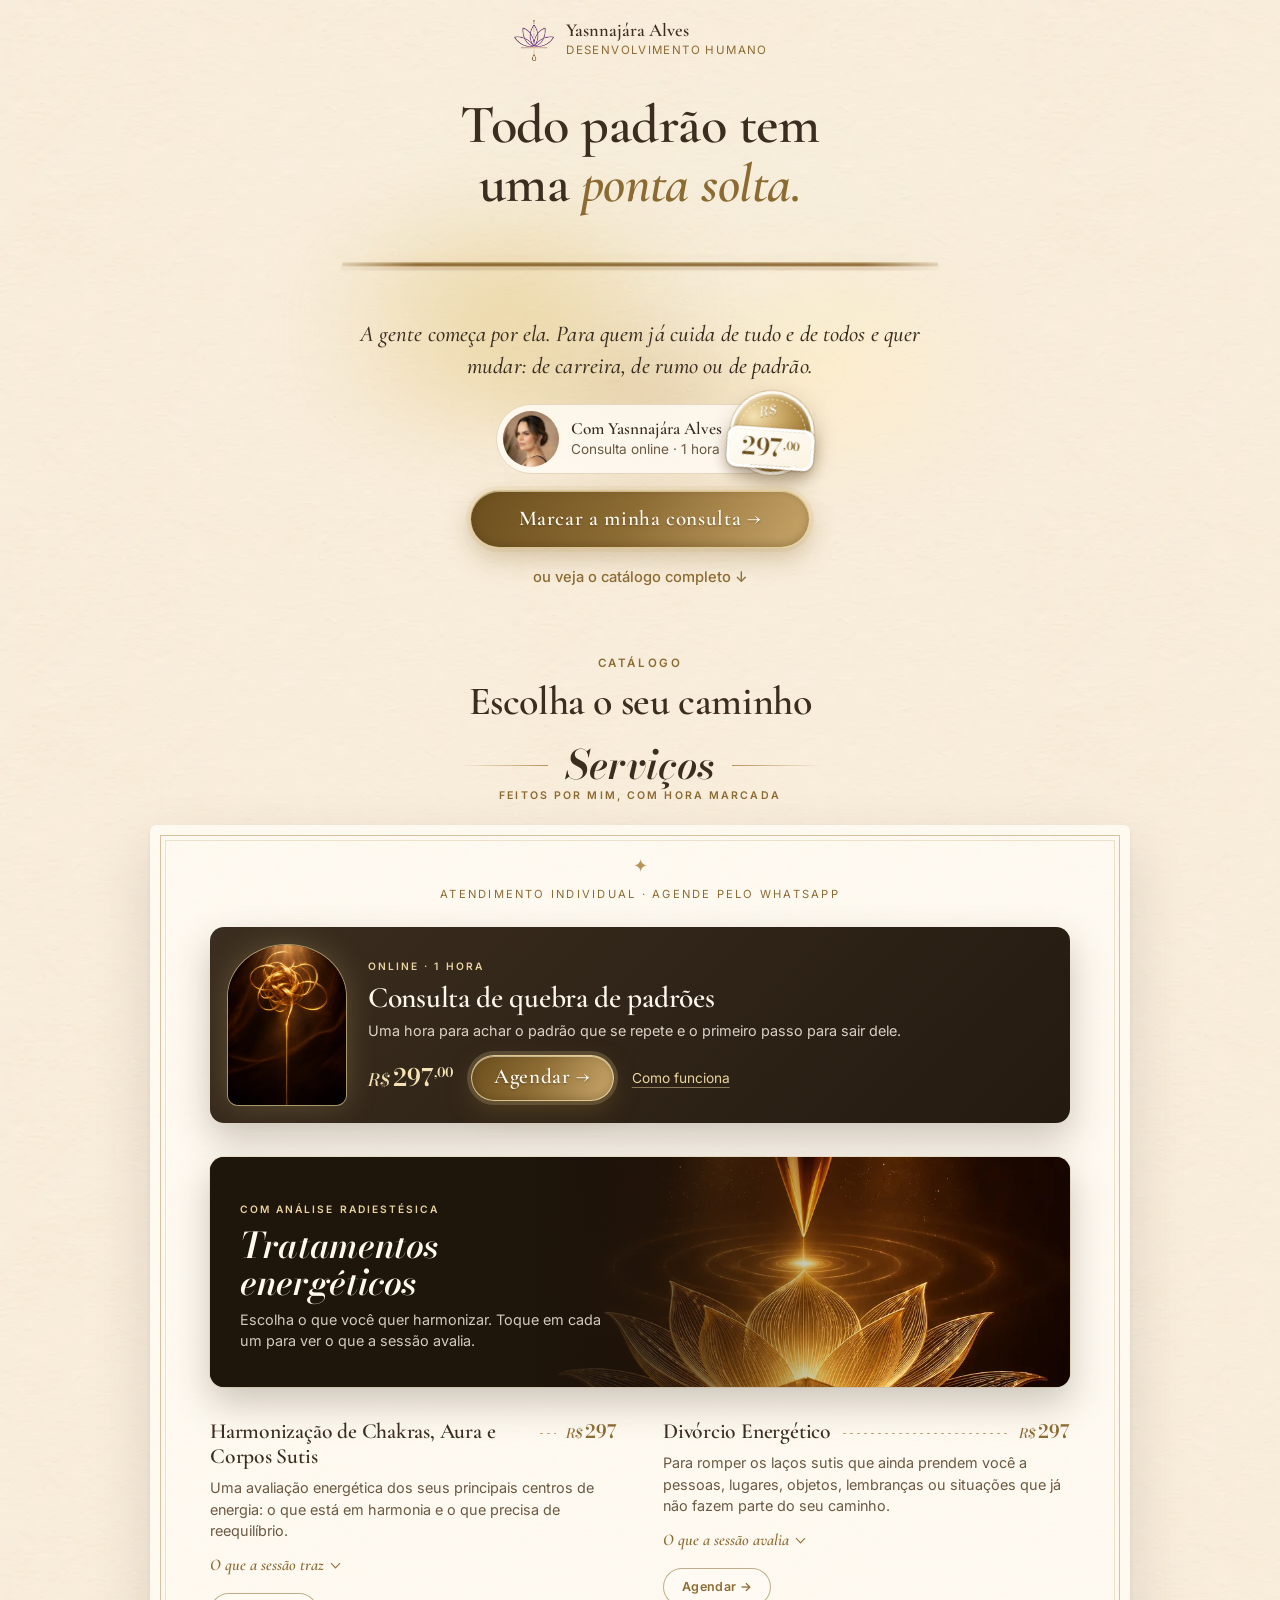
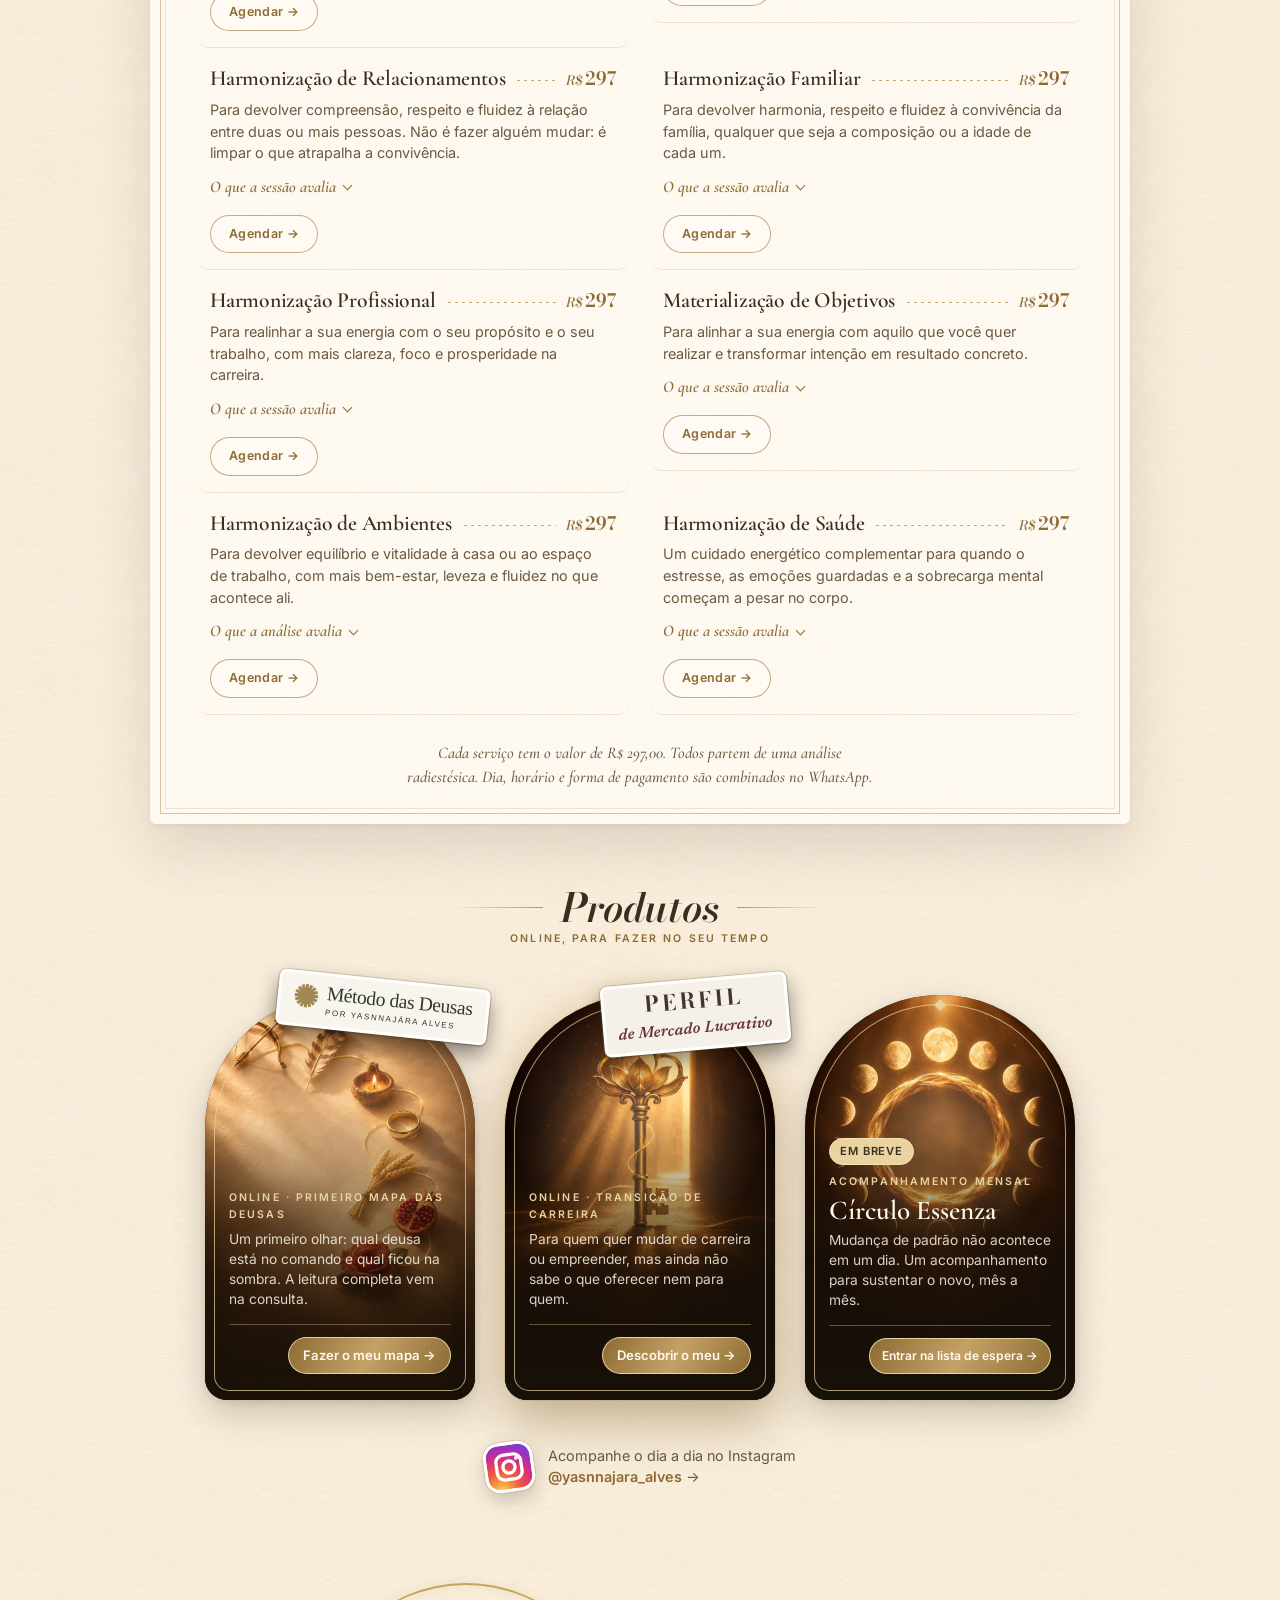
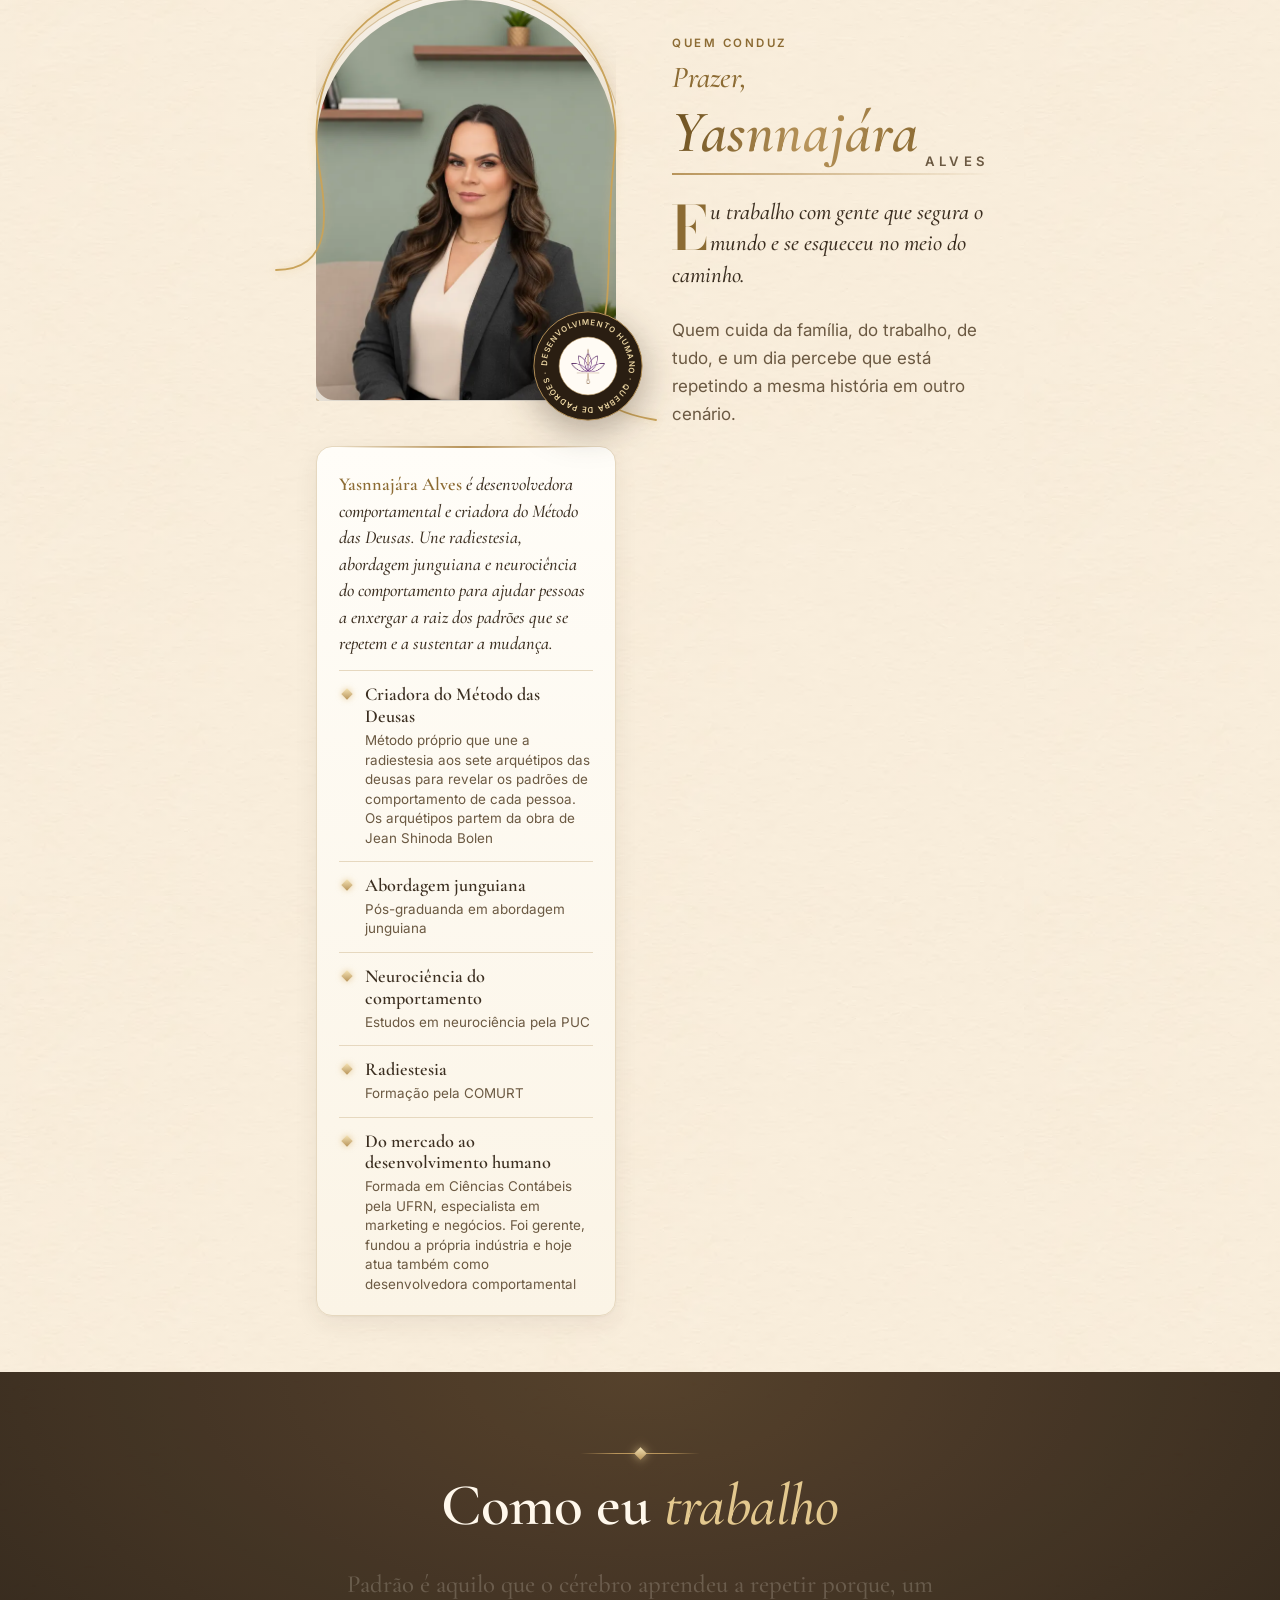
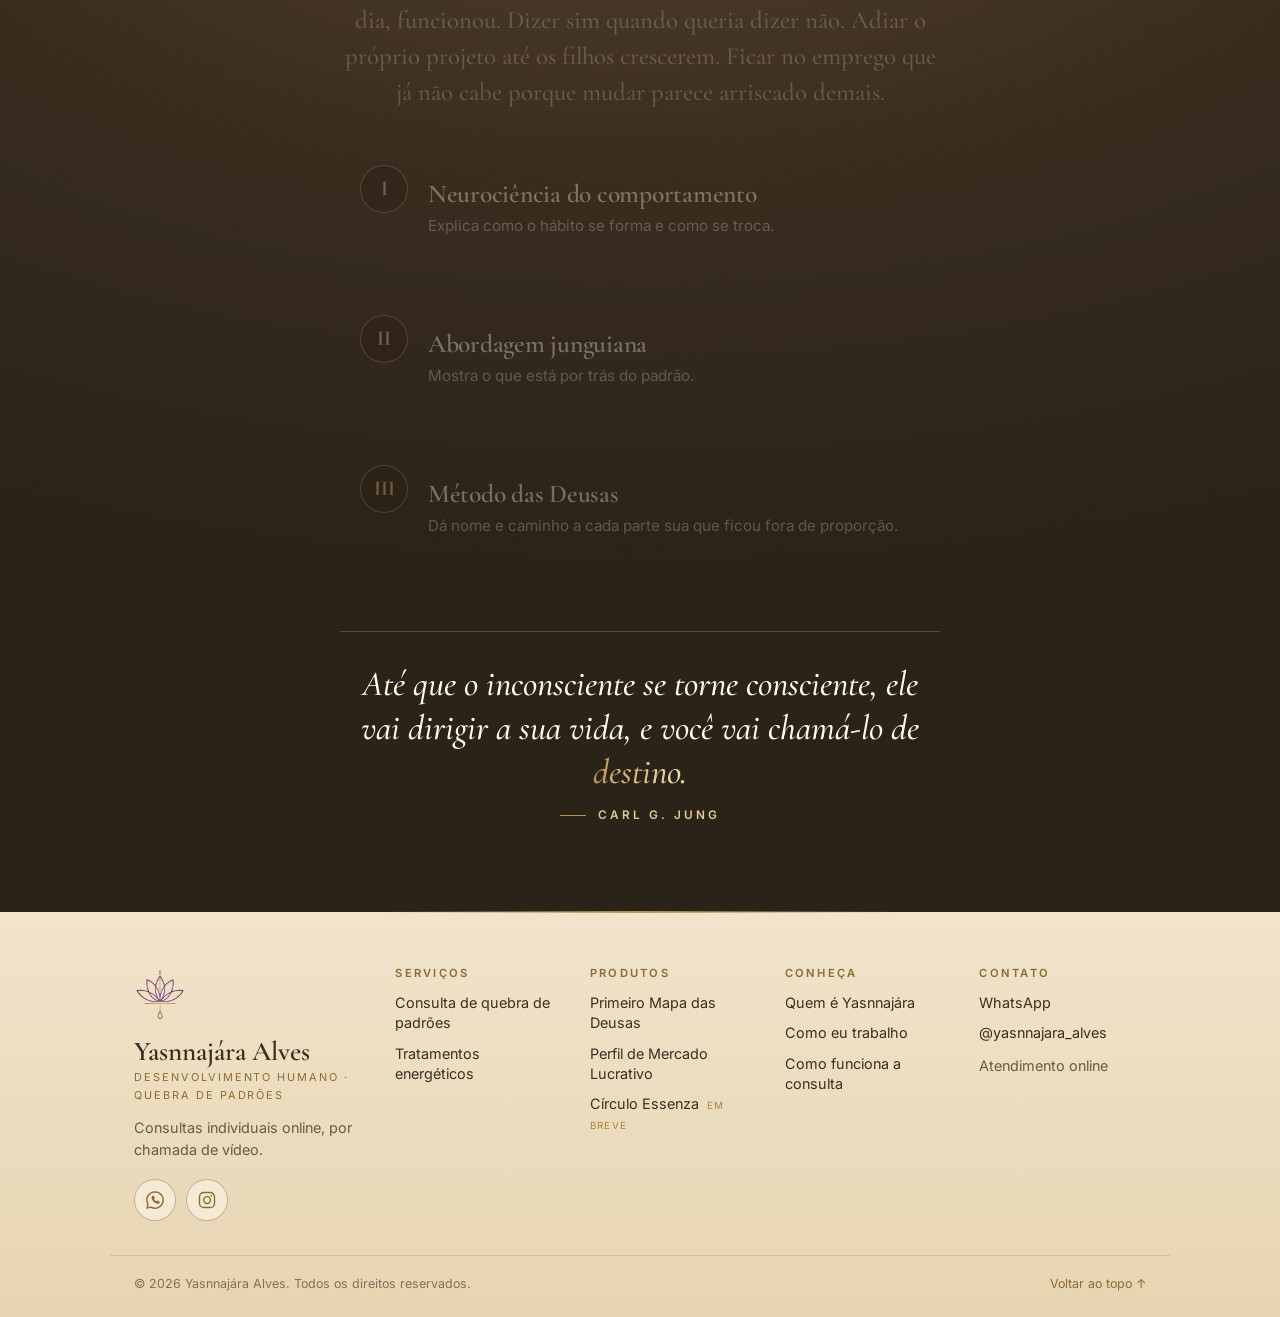
<file: index.html>
<!DOCTYPE html>
<html lang="pt-BR">
<head>
<meta charset="utf-8">
<meta name="robots" content="noindex, nofollow"><!-- fase de teste: APAGAR no lançamento -->
<meta name="viewport" content="width=device-width, initial-scale=1">
<title>Yasnnajára Alves</title>
<meta name="description" content="Desenvolvimento humano para quem quer quebrar padrões, mudar de carreira ou crescer profissionalmente. Neurociência, Jung e o Método das Deusas.">
<meta property="og:title" content="Yasnnajára Alves · Desenvolvimento humano">
<meta property="og:description" content="Quebra de padrões com neurociência, abordagem junguiana e o Método das Deusas.">
<meta property="og:image" content="https://rafaheul.github.io/yasnnajara/assets/compartilhar.jpg?v=2">
<meta property="og:image:width" content="1200">
<meta property="og:image:height" content="630">
<meta name="twitter:card" content="summary_large_image">
<link rel="preconnect" href="https://fonts.googleapis.com">
<link rel="preconnect" href="https://fonts.gstatic.com" crossorigin>
<link href="https://fonts.googleapis.com/css2?family=Bodoni+Moda:ital,opsz,wght@0,6..96,600;0,6..96,700;1,6..96,500&family=Cormorant+Garamond:ital,wght@0,500;0,600;1,500&family=Inter:wght@400;500;600&family=Newsreader:ital,opsz,wght@1,6..72,600&display=swap" rel="stylesheet">
<link rel="stylesheet" href="assets/style.css?v=202611232300">
<link rel="stylesheet" href="assets/central.css?v=202611232300">
<link rel="stylesheet" href="assets/vitrine.css?v=202611232300">
<link rel="stylesheet" href="assets/secoes.css?v=202611232300">
<link rel="stylesheet" href="assets/catalogo.css?v=202611232300">
</head>
<body>

<header class="marca-topo">
  <img src="assets/logo.png" alt="" width="44" height="44">
  <span><b>Yasnnajára Alves</b><small>Desenvolvimento humano</small></span>
</header>

<section class="capa">
  <!-- vídeo feito na skill motion (motion/2026-11-12-yasnnajara-no-que-se-desfaz): toca uma vez e para na linha reta -->
  <div class="capa__luz" aria-hidden="true">
    <span class="capa__aura capa__aura--1"></span><span class="capa__aura capa__aura--2"></span><span class="capa__aura capa__aura--3"></span>
    <i style="--x:8%;--y:22%;--s:3px;--a:0.0s"></i>
    <i style="--x:18%;--y:64%;--s:2px;--a:1.3s"></i>
    <i style="--x:27%;--y:12%;--s:4px;--a:2.6s"></i>
    <i style="--x:36%;--y:78%;--s:2px;--a:0.7s"></i>
    <i style="--x:44%;--y:30%;--s:3px;--a:3.4s"></i>
    <i style="--x:52%;--y:88%;--s:2px;--a:1.9s"></i>
    <i style="--x:61%;--y:16%;--s:3px;--a:4.1s"></i>
    <i style="--x:69%;--y:58%;--s:4px;--a:0.4s"></i>
    <i style="--x:77%;--y:26%;--s:2px;--a:2.9s"></i>
    <i style="--x:86%;--y:70%;--s:3px;--a:1.1s"></i>
    <i style="--x:93%;--y:40%;--s:2px;--a:3.7s"></i>
    <i style="--x:14%;--y:44%;--s:2px;--a:4.6s"></i>
    <i style="--x:57%;--y:48%;--s:2px;--a:2.2s"></i>
    <i style="--x:82%;--y:8%;--s:3px;--a:5.0s"></i>
    <i style="--x:32%;--y:52%;--s:2px;--a:5.5s"></i>
    <i style="--x:72%;--y:92%;--s:2px;--a:0.9s"></i>
  </div>
  <h1 class="capa__titulo escreve">
    <span class="linha">Todo padrão tem</span>
    <span class="linha">uma <em class="sublinha">ponta solta.</em></span>
  </h1>
  <!-- o vídeo do nó fica por baixo, e a linha que sobra no fim cai aqui, entre as duas frases -->
  <div class="capa__linha" aria-hidden="true">
    <video class="capa__fio" src="assets/no.mp4" poster="assets/no-capa.jpg" autoplay muted playsinline preload="auto"></video>
  </div>
  <p class="capa__texto cl">A gente começa por ela. Para quem já cuida de tudo e de todos
    e quer mudar: de carreira, de rumo ou de padrão.</p>
  <a class="capa__assina cl" data-link="whatsapp" aria-label="Marcar a consulta com Yasnnajára Alves pelo WhatsApp">
    <img src="assets/yasnnajara.webp" alt="Yasnnajára Alves" width="64" height="64">
    <span><b>Com Yasnnajára Alves</b>Consulta online · 1 hora</span>
    <span class="selo-preco" aria-label="R$ 297,00"><small>R$</small><i class="selo-preco__estrela" aria-hidden="true"></i><strong class="selo-preco__valor">297<sup>,00</sup></strong></span>
  </a>
  <a class="btn btn-luxo capa__btn cl" data-link="whatsapp"><span class="seta">Marcar a minha consulta →</span></a>
  <a class="capa__descer cl" href="#catalogo">ou veja o catálogo completo ↓</a>
</section>

<main class="wrap" id="portas">
  <!-- ============ CATÁLOGO (23/11/2026): serviços (com ela, hora marcada) × produtos (online, no tempo da pessoa) ============ -->
  <section class="catalogo" id="catalogo" aria-label="Catálogo da Yasnnajára">
    <header class="vitrine__topo catalogo__topo">
      <span class="vitrine__olho">Catálogo</span>
      <h2>Escolha o seu caminho</h2>
    </header>

    <!-- ---------- SERVIÇOS: a carta ---------- -->
    <div class="catalogo__bloco" id="servicos">
      <h3 class="catalogo__rotulo"><b>Serviços</b><small>feitos por mim, com hora marcada</small></h3>
      <div class="carta">
        <span class="carta__moldura" aria-hidden="true"></span>
        <header class="carta__topo">
          <span class="carta__orna" aria-hidden="true">✦</span>
          <p class="carta__nota">Atendimento individual · agende pelo WhatsApp</p>
        </header>

        <!-- serviço em destaque: tem página própria -->
        <article class="servico-destaque">
          <img class="servico-destaque__foto" src="assets/porta-consulta.webp?v=202611232300" alt="" width="800" height="1200" loading="lazy">
          <div class="servico-destaque__texto">
            <span class="servico-destaque__olho">Online · 1 hora</span>
            <h3>Consulta de quebra de padrões</h3>
            <p>Uma hora para achar o padrão que se repete e o primeiro passo para sair dele.</p>
            <div class="servico-destaque__acoes">
              <span class="servico__preco servico__preco--grande"><small>R$</small>297<sup>,00</sup></span>
              <a class="btn btn-luxo servico-destaque__btn" data-servico="a consulta de quebra de padrões"><span class="seta">Agendar →</span></a>
              <a class="servico-destaque__mais" href="consultas.html">Como funciona</a>
            </div>
          </div>
        </article>

        <header class="trat-capa">
          <img class="trat-capa__foto" src="assets/porta-servicos.webp?v=202611232300" alt="" width="800" height="1200" loading="lazy">
          <div class="trat-capa__texto">
            <span class="trat-capa__olho">Com análise radiestésica</span>
            <h3>Tratamentos energéticos</h3>
            <p>Escolha o que você quer harmonizar. Toque em cada um para ver o que a sessão avalia.</p>
          </div>
        </header>
        <!-- textos tirados do material da Yasnnajára (23/11/2026); a análise de todos é radiestésica -->
        <ul class="carta__lista">
          <li class="servico">
            <span class="servico__linha"><h3 class="servico__nome">Harmonização de Chakras, Aura e Corpos Sutis</h3><i class="servico__pontos" aria-hidden="true"></i><span class="servico__preco"><small>R$</small>297</span></span>
            <p class="servico__texto">Uma avaliação energética dos seus principais centros de energia: o que está em harmonia e o que precisa de reequilíbrio.</p>
            <details class="servico__mais"><summary>O que a sessão traz</summary><ul><li>Identifica bloqueios energéticos;</li><li>Orienta sobre aspectos emocionais e comportamentais que precisam de atenção;</li><li>Indica tratamentos vibracionais;</li><li>Reencaminha o fluxo de energia vital.</li></ul><p class="servico__fecho">Um processo de autoconhecimento que traz clareza, equilíbrio e expansão de consciência.</p></details>
            <a class="servico__agendar" data-servico="a Harmonização de Chakras, Aura e Corpos Sutis">Agendar →</a></li>
          <li class="servico">
            <span class="servico__linha"><h3 class="servico__nome">Divórcio Energético</h3><i class="servico__pontos" aria-hidden="true"></i><span class="servico__preco"><small>R$</small>297</span></span>
            <p class="servico__texto">Para romper os laços sutis que ainda prendem você a pessoas, lugares, objetos, lembranças ou situações que já não fazem parte do seu caminho.</p>
            <details class="servico__mais"><summary>O que a sessão avalia</summary><ul><li>Quais vínculos sutis ainda estão ativos;</li><li>Onde há acúmulo ou drenagem de energia;</li><li>Que cordões vibracionais (emocionais, mentais ou espirituais) ainda ligam você àquela experiência.</li></ul><p class="servico__fecho">Depois, é feito o rompimento amoroso e seguro dessas conexões, com limpeza e harmonização dos chakras e corpos sutis.</p></details>
            <a class="servico__agendar" data-servico="o Divórcio Energético">Agendar →</a></li>
          <li class="servico">
            <span class="servico__linha"><h3 class="servico__nome">Harmonização de Relacionamentos</h3><i class="servico__pontos" aria-hidden="true"></i><span class="servico__preco"><small>R$</small>297</span></span>
            <p class="servico__texto">Para devolver compreensão, respeito e fluidez à relação entre duas ou mais pessoas. Não é fazer alguém mudar: é limpar o que atrapalha a convivência.</p>
            <details class="servico__mais"><summary>O que a sessão avalia</summary><ul><li>Bloqueios que dificultam a comunicação;</li><li>Padrões repetidos de conflito, mágoa ou ressentimento;</li><li>Desequilíbrios nos chakras ligados à expressão, ao amor, ao poder pessoal e à segurança;</li><li>Influências externas (ambientes, memórias ou energias coletivas) que afetam o vínculo.</li></ul></details>
            <a class="servico__agendar" data-servico="a Harmonização de Relacionamentos">Agendar →</a></li>
          <li class="servico">
            <span class="servico__linha"><h3 class="servico__nome">Harmonização Familiar</h3><i class="servico__pontos" aria-hidden="true"></i><span class="servico__preco"><small>R$</small>297</span></span>
            <p class="servico__texto">Para devolver harmonia, respeito e fluidez à convivência da família, qualquer que seja a composição ou a idade de cada um.</p>
            <details class="servico__mais"><summary>O que a sessão avalia</summary><ul><li>Padrões que geram conflitos ou atritos;</li><li>Emoções reprimidas ou não ditas que pesam no clima da casa;</li><li>Desalinhamentos nos chakras ligados à convivência, à comunicação e à empatia;</li><li>Interferências externas (ambiente, desgaste emocional, histórico familiar).</li></ul></details>
            <a class="servico__agendar" data-servico="a Harmonização Familiar">Agendar →</a></li>
          <li class="servico">
            <span class="servico__linha"><h3 class="servico__nome">Harmonização Profissional</h3><i class="servico__pontos" aria-hidden="true"></i><span class="servico__preco"><small>R$</small>297</span></span>
            <p class="servico__texto">Para realinhar a sua energia com o seu propósito e o seu trabalho, com mais clareza, foco e prosperidade na carreira.</p>
            <details class="servico__mais"><summary>O que a sessão avalia</summary><ul><li>Bloqueios ligados à profissão, à prosperidade e ao propósito;</li><li>Crenças limitantes sobre merecimento, sucesso ou dinheiro;</li><li>Interferências de ambientes de trabalho densos ou competitivos;</li><li>Desalinhamento entre a sua vocação e o trabalho que você faz hoje.</li></ul></details>
            <a class="servico__agendar" data-servico="a Harmonização Profissional">Agendar →</a></li>
          <li class="servico">
            <span class="servico__linha"><h3 class="servico__nome">Materialização de Objetivos</h3><i class="servico__pontos" aria-hidden="true"></i><span class="servico__preco"><small>R$</small>297</span></span>
            <p class="servico__texto">Para alinhar a sua energia com aquilo que você quer realizar e transformar intenção em resultado concreto.</p>
            <details class="servico__mais"><summary>O que a sessão avalia</summary><ul><li>A energia ligada ao objetivo que você deseja;</li><li>Bloqueios inconscientes que sabotam a realização;</li><li>Desalinhamentos entre o propósito, a emoção e o foco;</li><li>Sinais de escassez, medo ou dúvida que enfraquecem a criação.</li></ul></details>
            <a class="servico__agendar" data-servico="a Materialização de Objetivos">Agendar →</a></li>
          <li class="servico">
            <span class="servico__linha"><h3 class="servico__nome">Harmonização de Ambientes</h3><i class="servico__pontos" aria-hidden="true"></i><span class="servico__preco"><small>R$</small>297</span></span>
            <p class="servico__texto">Para devolver equilíbrio e vitalidade à casa ou ao espaço de trabalho, com mais bem-estar, leveza e fluidez no que acontece ali.</p>
            <details class="servico__mais"><summary>O que a análise avalia</summary><ul><li>Pontos de baixa vibração ou acúmulo de energia;</li><li>Interferências geopáticas (redes telúricas, água subterrânea, campos eletromagnéticos);</li><li>Memórias ligadas a acontecimentos passados;</li><li>Desarmonia entre os elementos energéticos e emocionais do espaço.</li></ul></details>
            <a class="servico__agendar" data-servico="a Harmonização de Ambientes">Agendar →</a></li>
          <li class="servico">
            <span class="servico__linha"><h3 class="servico__nome">Harmonização de Saúde</h3><i class="servico__pontos" aria-hidden="true"></i><span class="servico__preco"><small>R$</small>297</span></span>
            <p class="servico__texto">Um cuidado energético complementar para quando o estresse, as emoções guardadas e a sobrecarga mental começam a pesar no corpo.</p>
            <details class="servico__mais"><summary>O que a sessão avalia</summary><ul><li>Desalinhamentos nos chakras;</li><li>Bloqueios que reduzem a circulação da energia vital;</li><li>Pontos de estagnação energética;</li><li>Interferências sutis que enfraquecem a vitalidade.</li></ul><p class="servico__fecho">É um cuidado complementar: não substitui o acompanhamento médico.</p></details>
            <a class="servico__agendar" data-servico="a Harmonização de Saúde">Agendar →</a></li>
        </ul>
        <p class="carta__rodape">Cada serviço tem o valor de R$ 297,00. Todos partem de uma análise radiestésica. Dia, horário e forma de pagamento são combinados no WhatsApp.</p>
      </div>
    </div>

    <!-- ---------- PRODUTOS: os arcos ---------- -->
    <div class="catalogo__bloco catalogo__bloco--produtos vitrine" id="produtos">
      <h3 class="catalogo__rotulo"><b>Produtos</b><small>online, para fazer no seu tempo</small></h3>
    <div class="vitrine__trilho" tabindex="0">

      <a class="arco" data-link="metodo">
        <img class="arco__foto" src="assets/porta-metodo.webp?v=202611232300" alt="" width="800" height="1200" loading="lazy">
        <span class="arco__moldura" aria-hidden="true"></span>
        <span class="card__titulo marca-adesivo marca-adesivo--metodo" aria-label="Método das Deusas"><i aria-hidden="true">✺</i><span>Método das Deusas<small>por Yasnnajára Alves</small></span></span>
        <span class="arco__texto">
          <span class="card__eyebrow">Online · Primeiro Mapa das Deusas</span>
          <span class="card__texto">Um primeiro olhar: qual deusa está no comando e qual ficou na sombra. A leitura completa vem na consulta.</span>
          <span class="arco__rodape"><span></span><span class="seta">Fazer o meu mapa →</span></span>
        </span>
      </a>

      <a class="arco" data-link="perfil">
        <img class="arco__foto" src="assets/porta-perfil.webp?v=202611232300" alt="" width="800" height="1200" loading="lazy">
        <span class="arco__moldura" aria-hidden="true"></span>
        <span class="card__titulo marca-adesivo marca-adesivo--perfil" aria-label="Perfil de Mercado Lucrativo"><b>Perfil</b><em>de Mercado Lucrativo</em></span>
        <span class="arco__texto">
          <span class="card__eyebrow">Online · Transição de carreira</span>
          <span class="card__texto">Para quem quer mudar de carreira ou empreender, mas ainda não sabe o que oferecer nem para quem.</span>
          <span class="arco__rodape"><span></span><span class="seta">Descobrir o meu →</span></span>
        </span>
      </a>

      <a class="arco" data-link="essenza">
        <img class="arco__foto" src="assets/porta-essenza.webp?v=202611232300" alt="" width="800" height="1200" loading="lazy">
        <span class="arco__moldura" aria-hidden="true"></span>
        <span class="arco__texto">
          <span class="card__eyebrow">Acompanhamento mensal</span>
          <span class="card__titulo">Círculo Essenza</span>
          <span class="card__texto">Mudança de padrão não acontece em um dia. Um acompanhamento para sustentar o novo, mês a mês.</span>
          <span class="arco__rodape"><span></span><span class="seta">Quero participar →</span></span>
        </span>
      </a>

    </div>

    <div class="vitrine__nav">
      <button class="vitrine__seta" type="button" data-vai="-1" aria-label="Caminho anterior">←</button>
      <div class="vitrine__pontos" role="tablist"></div>
      <button class="vitrine__seta" type="button" data-vai="1" aria-label="Próximo caminho">→</button>
    </div>
    </div>

    <a class="vitrine__insta" data-link="instagram">
      <span class="insta-adesivo" aria-hidden="true"><svg viewBox="0 0 24 24"><defs><radialGradient id="ig-cor" cx="0.28" cy="1.02" r="1.25"><stop offset="0" stop-color="#FFD776"/><stop offset=".14" stop-color="#F9A13A"/><stop offset=".34" stop-color="#EE583F"/><stop offset=".56" stop-color="#D93175"/><stop offset=".78" stop-color="#9D2FBF"/><stop offset="1" stop-color="#515BD4"/></radialGradient></defs><rect width="24" height="24" rx="6.4" fill="url(#ig-cor)"/><rect x="5.2" y="5.2" width="13.6" height="13.6" rx="4" fill="none" stroke="#fff" stroke-width="1.8"/><circle cx="12" cy="12" r="3.3" fill="none" stroke="#fff" stroke-width="1.8"/><circle cx="16.4" cy="7.6" r="1.05" fill="#fff"/></svg></span>
      <span>Acompanhe o dia a dia no Instagram<br><b>@yasnnajara_alves</b> →</span>
    </a>
  </section>

  <!-- depoimentos: preenchidos em assets/central.js (lista vazia = a seção não aparece) -->
  <section class="depo secao" id="depoimentos" hidden>
    <h2>Quem já passou por aqui</h2>
    <div class="depo__lista"></div>
  </section>

  <svg class="fio-divisor" viewBox="0 0 400 40" aria-hidden="true"><path d="M0 20 C60 20 80 20 120 20 C150 20 160 4 180 8 C200 12 196 34 178 30 C162 26 176 6 200 14 C220 20 230 20 400 20"/></svg>

  <section class="prazer" id="prazer">
    <div class="prazer__col">
    <div class="prazer__retrato">
      <svg class="prazer__fio" viewBox="0 0 340 460" aria-hidden="true"><path pathLength="1" d="M-20 300 C40 300 30 240 22 190 C8 80 90 14 170 14 C250 14 332 80 318 190 C308 270 320 330 300 380 C286 414 250 420 246 396 C242 372 274 366 286 392 C298 420 300 440 360 450"/></svg>
      <div class="prazer__arco">
        <img src="assets/yasnnajara-terno.webp" alt="Yasnnajára Alves, de blazer escuro" width="800" height="1000" loading="lazy">
      </div>
      <svg class="prazer__selo" viewBox="0 0 120 120" aria-hidden="true">
        <defs><path id="selo-giro" d="M60 60 m-44 0 a44 44 0 1 1 88 0 a44 44 0 1 1 -88 0"/></defs>
        <circle cx="60" cy="60" r="58" class="prazer__selo-fundo"/>
        <circle cx="60" cy="60" r="31" class="prazer__selo-miolo"/>
        <g class="prazer__selo-gira"><text><textPath href="#selo-giro" startOffset="0">DESENVOLVIMENTO HUMANO · QUEBRA DE PADRÕES ·</textPath></text></g>
        <image href="assets/logo.png" x="40" y="40" width="40" height="40"/>
      </svg>
    </div>
    <!-- ficha confirmada pelo Rafael em 23/11 (pós junguiana em curso; "Formação pela COMURT") -->
    <aside class="prazer__ficha" aria-label="Quem é Yasnnajára Alves">
      <p class="ficha__resumo"><b>Yasnnajára Alves</b> é desenvolvedora comportamental e criadora do Método das Deusas.
        Une radiestesia, abordagem junguiana e neurociência do comportamento para ajudar pessoas a enxergar
        a raiz dos padrões que se repetem e a sustentar a mudança.</p>
      <ul class="ficha__lista">
        <li><b>Criadora do Método das Deusas</b><small>Método próprio que une a radiestesia aos sete arquétipos das deusas para revelar os padrões de comportamento de cada pessoa. Os arquétipos partem da obra de Jean Shinoda Bolen</small></li>
        <li><b>Abordagem junguiana</b><small>Pós-graduanda em abordagem junguiana</small></li>
        <li><b>Neurociência do comportamento</b><small>Estudos em neurociência pela PUC</small></li>
        <li><b>Radiestesia</b><small>Formação pela COMURT</small></li>
        <li><b>Do mercado ao desenvolvimento humano</b><small>Formada em Ciências Contábeis pela UFRN, especialista em marketing e negócios. Foi gerente, fundou a própria indústria e hoje atua também como desenvolvedora comportamental</small></li>
      </ul>
    </aside>
    </div>
    <div class="prazer__texto">
      <!-- [A CONFIRMAR COM ELA] texto provisório na voz dela -->
      <span class="prazer__olho">Quem conduz</span>
      <h2 class="prazer__titulo sem-escreve" aria-label="Prazer, Yasnnajára Alves"><span class="prazer__oi">Prazer,</span> <span class="prazer__assina"><em>Yasnnajára</em><small>Alves</small></span></h2>
      <p class="prazer__abre">Eu trabalho com gente que segura o mundo e se esqueceu no meio do caminho.</p>
      <p>Quem cuida da família, do trabalho, de tudo, e um dia percebe que está repetindo a mesma
        história em outro cenário.</p>
    </div>
  </section>

  <section class="como" id="como">
    <div class="como__dentro">
      <span class="como__orna" aria-hidden="true"></span>
      <h2 class="como__titulo">Como eu <em>trabalho</em></h2>
      <p class="como__lento">Padrão é aquilo que o cérebro aprendeu a repetir porque, um dia, funcionou. Dizer sim
        quando queria dizer não. Adiar o próprio projeto até os filhos crescerem. Ficar no emprego
        que já não cabe porque mudar parece arriscado demais.</p>

      <div class="tranca">
        <svg class="tranca__svg" viewBox="0 0 60 1000" preserveAspectRatio="none" aria-hidden="true"><path class="tranca__fio tranca__fio--1" pathLength="1" d="M30.0 0.0 L32.1 5.0 L34.1 10.0 L36.1 15.0 L38.0 20.0 L39.7 25.0 L41.3 30.0 L42.7 35.0 L43.9 40.0 L44.8 45.0 L45.5 50.0 L45.9 55.0 L46.0 60.0 L45.9 65.0 L45.5 70.0 L44.8 75.0 L43.9 80.0 L42.7 85.0 L41.3 90.0 L39.7 95.0 L38.0 100.0 L36.1 105.0 L34.1 110.0 L32.1 115.0 L30.0 120.0 L27.9 125.0 L25.9 130.0 L23.9 135.0 L22.0 140.0 L20.3 145.0 L18.7 150.0 L17.3 155.0 L16.1 160.0 L15.2 165.0 L14.5 170.0 L14.1 175.0 L14.0 180.0 L14.1 185.0 L14.5 190.0 L15.2 195.0 L16.1 200.0 L17.3 205.0 L18.7 210.0 L20.3 215.0 L22.0 220.0 L23.9 225.0 L25.9 230.0 L27.9 235.0 L30.0 240.0 L32.1 245.0 L34.1 250.0 L36.1 255.0 L38.0 260.0 L39.7 265.0 L41.3 270.0 L42.7 275.0 L43.9 280.0 L44.8 285.0 L45.5 290.0 L45.9 295.0 L46.0 300.0 L45.9 305.0 L45.5 310.0 L44.8 315.0 L43.9 320.0 L42.7 325.0 L41.3 330.0 L39.7 335.0 L38.0 340.0 L36.1 345.0 L34.1 350.0 L32.1 355.0 L30.0 360.0 L27.9 365.0 L25.9 370.0 L23.9 375.0 L22.0 380.0 L20.3 385.0 L18.7 390.0 L17.3 395.0 L16.1 400.0 L15.2 405.0 L14.5 410.0 L14.1 415.0 L14.0 420.0 L14.1 425.0 L14.5 430.0 L15.2 435.0 L16.1 440.0 L17.3 445.0 L18.7 450.0 L20.3 455.0 L22.0 460.0 L23.9 465.0 L25.9 470.0 L27.9 475.0 L30.0 480.0 L32.1 485.0 L34.1 490.0 L36.1 495.0 L38.0 500.0 L39.7 505.0 L41.3 510.0 L42.7 515.0 L43.9 520.0 L44.8 525.0 L45.5 530.0 L45.9 535.0 L46.0 540.0 L45.9 545.0 L45.5 550.0 L44.8 555.0 L43.9 560.0 L42.7 565.0 L41.3 570.0 L39.7 575.0 L38.0 580.0 L36.1 585.0 L34.1 590.0 L32.1 595.0 L30.0 600.0 L27.9 605.0 L25.9 610.0 L23.9 615.0 L22.0 620.0 L20.3 625.0 L18.7 630.0 L17.3 635.0 L16.1 640.0 L15.2 645.0 L14.5 650.0 L14.1 655.0 L14.0 660.0 L14.1 665.0 L14.5 670.0 L15.2 675.0 L16.1 680.0 L17.3 685.0 L18.7 690.0 L20.3 695.0 L22.0 700.0 L23.9 705.0 L25.9 710.0 L27.9 715.0 L30.0 720.0 L32.1 725.0 L34.1 730.0 L36.1 735.0 L38.0 740.0 L39.7 745.0 L41.3 750.0 L42.7 755.0 L43.9 760.0 L44.3 765.0 L44.4 770.0 L44.2 775.0 L43.7 780.0 L43.0 785.0 L42.1 790.0 L41.1 795.0 L39.9 800.0 L38.6 805.0 L37.3 810.0 L35.9 815.0 L34.6 820.0 L33.3 825.0 L32.1 830.0 L31.0 835.0 L30.0 840.0 L29.2 845.0 L28.5 850.0 L28.0 855.0 L27.7 860.0 L27.6 865.0 L27.6 870.0 L27.7 875.0 L28.0 880.0 L28.4 885.0 L28.9 890.0 L29.4 895.0 L30.0 900.0 L30.0 1000.0"/><path class="tranca__fio tranca__fio--2" pathLength="1" d="M43.9 0.0 L42.7 5.0 L41.3 10.0 L39.7 15.0 L38.0 20.0 L36.1 25.0 L34.1 30.0 L32.1 35.0 L30.0 40.0 L27.9 45.0 L25.9 50.0 L23.9 55.0 L22.0 60.0 L20.3 65.0 L18.7 70.0 L17.3 75.0 L16.1 80.0 L15.2 85.0 L14.5 90.0 L14.1 95.0 L14.0 100.0 L14.1 105.0 L14.5 110.0 L15.2 115.0 L16.1 120.0 L17.3 125.0 L18.7 130.0 L20.3 135.0 L22.0 140.0 L23.9 145.0 L25.9 150.0 L27.9 155.0 L30.0 160.0 L32.1 165.0 L34.1 170.0 L36.1 175.0 L38.0 180.0 L39.7 185.0 L41.3 190.0 L42.7 195.0 L43.9 200.0 L44.8 205.0 L45.5 210.0 L45.9 215.0 L46.0 220.0 L45.9 225.0 L45.5 230.0 L44.8 235.0 L43.9 240.0 L42.7 245.0 L41.3 250.0 L39.7 255.0 L38.0 260.0 L36.1 265.0 L34.1 270.0 L32.1 275.0 L30.0 280.0 L27.9 285.0 L25.9 290.0 L23.9 295.0 L22.0 300.0 L20.3 305.0 L18.7 310.0 L17.3 315.0 L16.1 320.0 L15.2 325.0 L14.5 330.0 L14.1 335.0 L14.0 340.0 L14.1 345.0 L14.5 350.0 L15.2 355.0 L16.1 360.0 L17.3 365.0 L18.7 370.0 L20.3 375.0 L22.0 380.0 L23.9 385.0 L25.9 390.0 L27.9 395.0 L30.0 400.0 L32.1 405.0 L34.1 410.0 L36.1 415.0 L38.0 420.0 L39.7 425.0 L41.3 430.0 L42.7 435.0 L43.9 440.0 L44.8 445.0 L45.5 450.0 L45.9 455.0 L46.0 460.0 L45.9 465.0 L45.5 470.0 L44.8 475.0 L43.9 480.0 L42.7 485.0 L41.3 490.0 L39.7 495.0 L38.0 500.0 L36.1 505.0 L34.1 510.0 L32.1 515.0 L30.0 520.0 L27.9 525.0 L25.9 530.0 L23.9 535.0 L22.0 540.0 L20.3 545.0 L18.7 550.0 L17.3 555.0 L16.1 560.0 L15.2 565.0 L14.5 570.0 L14.1 575.0 L14.0 580.0 L14.1 585.0 L14.5 590.0 L15.2 595.0 L16.1 600.0 L17.3 605.0 L18.7 610.0 L20.3 615.0 L22.0 620.0 L23.9 625.0 L25.9 630.0 L27.9 635.0 L30.0 640.0 L32.1 645.0 L34.1 650.0 L36.1 655.0 L38.0 660.0 L39.7 665.0 L41.3 670.0 L42.7 675.0 L43.9 680.0 L44.8 685.0 L45.5 690.0 L45.9 695.0 L46.0 700.0 L45.9 705.0 L45.5 710.0 L44.8 715.0 L43.9 720.0 L42.7 725.0 L41.3 730.0 L39.7 735.0 L38.0 740.0 L36.1 745.0 L34.1 750.0 L32.1 755.0 L30.0 760.0 L28.0 765.0 L26.2 770.0 L24.5 775.0 L23.1 780.0 L22.0 785.0 L21.1 790.0 L20.5 795.0 L20.1 800.0 L20.0 805.0 L20.1 810.0 L20.4 815.0 L20.9 820.0 L21.5 825.0 L22.3 830.0 L23.1 835.0 L24.1 840.0 L25.0 845.0 L26.0 850.0 L26.9 855.0 L27.7 860.0 L28.5 865.0 L29.1 870.0 L29.6 875.0 L30.0 880.0 L30.2 885.0 L30.3 890.0 L30.2 895.0 L30.0 900.0 L30.0 1000.0"/><path class="tranca__fio tranca__fio--3" pathLength="1" d="M16.1 0.0 L15.2 5.0 L14.5 10.0 L14.1 15.0 L14.0 20.0 L14.1 25.0 L14.5 30.0 L15.2 35.0 L16.1 40.0 L17.3 45.0 L18.7 50.0 L20.3 55.0 L22.0 60.0 L23.9 65.0 L25.9 70.0 L27.9 75.0 L30.0 80.0 L32.1 85.0 L34.1 90.0 L36.1 95.0 L38.0 100.0 L39.7 105.0 L41.3 110.0 L42.7 115.0 L43.9 120.0 L44.8 125.0 L45.5 130.0 L45.9 135.0 L46.0 140.0 L45.9 145.0 L45.5 150.0 L44.8 155.0 L43.9 160.0 L42.7 165.0 L41.3 170.0 L39.7 175.0 L38.0 180.0 L36.1 185.0 L34.1 190.0 L32.1 195.0 L30.0 200.0 L27.9 205.0 L25.9 210.0 L23.9 215.0 L22.0 220.0 L20.3 225.0 L18.7 230.0 L17.3 235.0 L16.1 240.0 L15.2 245.0 L14.5 250.0 L14.1 255.0 L14.0 260.0 L14.1 265.0 L14.5 270.0 L15.2 275.0 L16.1 280.0 L17.3 285.0 L18.7 290.0 L20.3 295.0 L22.0 300.0 L23.9 305.0 L25.9 310.0 L27.9 315.0 L30.0 320.0 L32.1 325.0 L34.1 330.0 L36.1 335.0 L38.0 340.0 L39.7 345.0 L41.3 350.0 L42.7 355.0 L43.9 360.0 L44.8 365.0 L45.5 370.0 L45.9 375.0 L46.0 380.0 L45.9 385.0 L45.5 390.0 L44.8 395.0 L43.9 400.0 L42.7 405.0 L41.3 410.0 L39.7 415.0 L38.0 420.0 L36.1 425.0 L34.1 430.0 L32.1 435.0 L30.0 440.0 L27.9 445.0 L25.9 450.0 L23.9 455.0 L22.0 460.0 L20.3 465.0 L18.7 470.0 L17.3 475.0 L16.1 480.0 L15.2 485.0 L14.5 490.0 L14.1 495.0 L14.0 500.0 L14.1 505.0 L14.5 510.0 L15.2 515.0 L16.1 520.0 L17.3 525.0 L18.7 530.0 L20.3 535.0 L22.0 540.0 L23.9 545.0 L25.9 550.0 L27.9 555.0 L30.0 560.0 L32.1 565.0 L34.1 570.0 L36.1 575.0 L38.0 580.0 L39.7 585.0 L41.3 590.0 L42.7 595.0 L43.9 600.0 L44.8 605.0 L45.5 610.0 L45.9 615.0 L46.0 620.0 L45.9 625.0 L45.5 630.0 L44.8 635.0 L43.9 640.0 L42.7 645.0 L41.3 650.0 L39.7 655.0 L38.0 660.0 L36.1 665.0 L34.1 670.0 L32.1 675.0 L30.0 680.0 L27.9 685.0 L25.9 690.0 L23.9 695.0 L22.0 700.0 L20.3 705.0 L18.7 710.0 L17.3 715.0 L16.1 720.0 L15.2 725.0 L14.5 730.0 L14.1 735.0 L14.0 740.0 L14.1 745.0 L14.5 750.0 L15.2 755.0 L16.1 760.0 L17.8 765.0 L19.5 770.0 L21.3 775.0 L23.1 780.0 L25.0 785.0 L26.7 790.0 L28.4 795.0 L30.0 800.0 L31.4 805.0 L32.7 810.0 L33.7 815.0 L34.6 820.0 L35.2 825.0 L35.7 830.0 L35.9 835.0 L35.9 840.0 L35.8 845.0 L35.5 850.0 L35.1 855.0 L34.6 860.0 L34.0 865.0 L33.3 870.0 L32.6 875.0 L32.0 880.0 L31.4 885.0 L30.8 890.0 L30.3 895.0 L30.0 900.0 L30.0 1000.0"/></svg>
        <ol class="tranca__bases">
          <li class="base-fio"><span class="base-fio__n">I</span>
            <h3>Neurociência do comportamento</h3>
            <p>Explica como o hábito se forma e como se troca.</p></li>
          <li class="base-fio"><span class="base-fio__n">II</span>
            <h3>Abordagem junguiana</h3>
            <p>Mostra o que está por trás do padrão.</p></li>
          <li class="base-fio"><span class="base-fio__n">III</span>
            <h3>Método das Deusas</h3>
            <p>Dá nome e caminho a cada parte sua que ficou fora de proporção.</p></li>
        </ol>
      </div>

      <blockquote class="como__frase">Até que o inconsciente se torne consciente, ele vai dirigir a sua vida, e você vai chamá-lo de <em>destino.</em><cite>Carl G. Jung</cite></blockquote>
    </div>
  </section>
</main>

<!-- barra que acompanha a rolagem no celular -->
<div class="c-barra" aria-hidden="true">
  <span><b>Consulta</b> · 1 hora · R$ 297</span>
  <a class="btn btn-luxo c-barra__btn" data-link="whatsapp" tabindex="-1"><span class="seta">Marcar</span></a>
</div>

<footer class="rodape-site">
  <div class="rodape-site__dentro">
    <div class="rodape-site__marca">
      <img src="assets/logo.png" alt="" width="52" height="52">
      <p class="rodape-site__nome">Yasnnajára Alves</p>
      <p class="rodape-site__tag">Desenvolvimento humano · Quebra de padrões</p>
      <p class="rodape-site__frase">Consultas individuais online, por chamada de vídeo.</p>
      <div class="rodape-site__redes">
        <a data-link="whatsapp" aria-label="WhatsApp"><svg viewBox="0 0 24 24" aria-hidden="true"><path d="M12 2.2a9.8 9.8 0 0 0-8.4 14.8L2.2 21.8l4.9-1.3A9.8 9.8 0 1 0 12 2.2z" fill="none" stroke="currentColor" stroke-width="1.7" stroke-linejoin="round"/><path d="M8.7 7.3c.3-.5.6-.5.9-.5h.6c.2 0 .5.1.6.4l.9 2.1c.1.3 0 .5-.1.7l-.5.6c-.1.2-.2.4 0 .6.5.9 1.2 1.7 2.1 2.3.3.2.6.3.8.1l.6-.7c.2-.2.4-.3.7-.2l2 1c.3.1.4.3.4.6 0 .5-.2 1.4-.8 1.8-.6.5-1.6.7-2.7.3-1.6-.5-3.2-1.6-4.4-3-1-1.2-1.9-2.6-2-4 0-.9.4-1.6.9-2.1z" fill="currentColor"/></svg></a>
        <a data-link="instagram" aria-label="Instagram"><svg viewBox="0 0 24 24" aria-hidden="true"><rect x="3" y="3" width="18" height="18" rx="5.2" fill="none" stroke="currentColor" stroke-width="1.7"/><circle cx="12" cy="12" r="4.1" fill="none" stroke="currentColor" stroke-width="1.7"/><circle cx="17.3" cy="6.7" r="1.1" fill="currentColor"/></svg></a>
      </div>
    </div>
    <nav class="rodape-site__col" aria-label="Serviços">
      <p class="rodape-site__titulo">Serviços</p>
      <a href="consultas.html">Consulta de quebra de padrões</a>
      <a href="#servicos">Tratamentos energéticos</a>
    </nav>
    <nav class="rodape-site__col" aria-label="Produtos">
      <p class="rodape-site__titulo">Produtos</p>
      <a data-link="metodo">Primeiro Mapa das Deusas</a>
      <a data-link="perfil">Perfil de Mercado Lucrativo</a>
      <a data-link="essenza">Círculo Essenza <small>em breve</small></a>
    </nav>
    <nav class="rodape-site__col" aria-label="Conheça">
      <p class="rodape-site__titulo">Conheça</p>
      <a href="#prazer">Quem é Yasnnajára</a>
      <a href="#como">Como eu trabalho</a>
      <a href="consultas.html#como">Como funciona a consulta</a>
    </nav>
    <div class="rodape-site__col">
      <p class="rodape-site__titulo">Contato</p>
      <a data-link="whatsapp">WhatsApp</a>
      <a data-link="instagram">@yasnnajara_alves</a>
      <span>Atendimento online</span>
    </div>
  </div>
  <div class="rodape-site__base">
    <span>© 2026 Yasnnajára Alves. Todos os direitos reservados.</span>
    <a href="#" class="rodape-site__topo">Voltar ao topo ↑</a>
  </div>
</footer>
<script src="assets/central.js?v=202611232300"></script>
<script src="assets/catalogo.js?v=202611232300"></script>
<script src="assets/vitrine.js?v=202611232300"></script>
<script src="assets/secoes.js?v=202611232300"></script>
<script src="assets/anima.js?v=202611232300"></script>
</body>
</html>
</file>
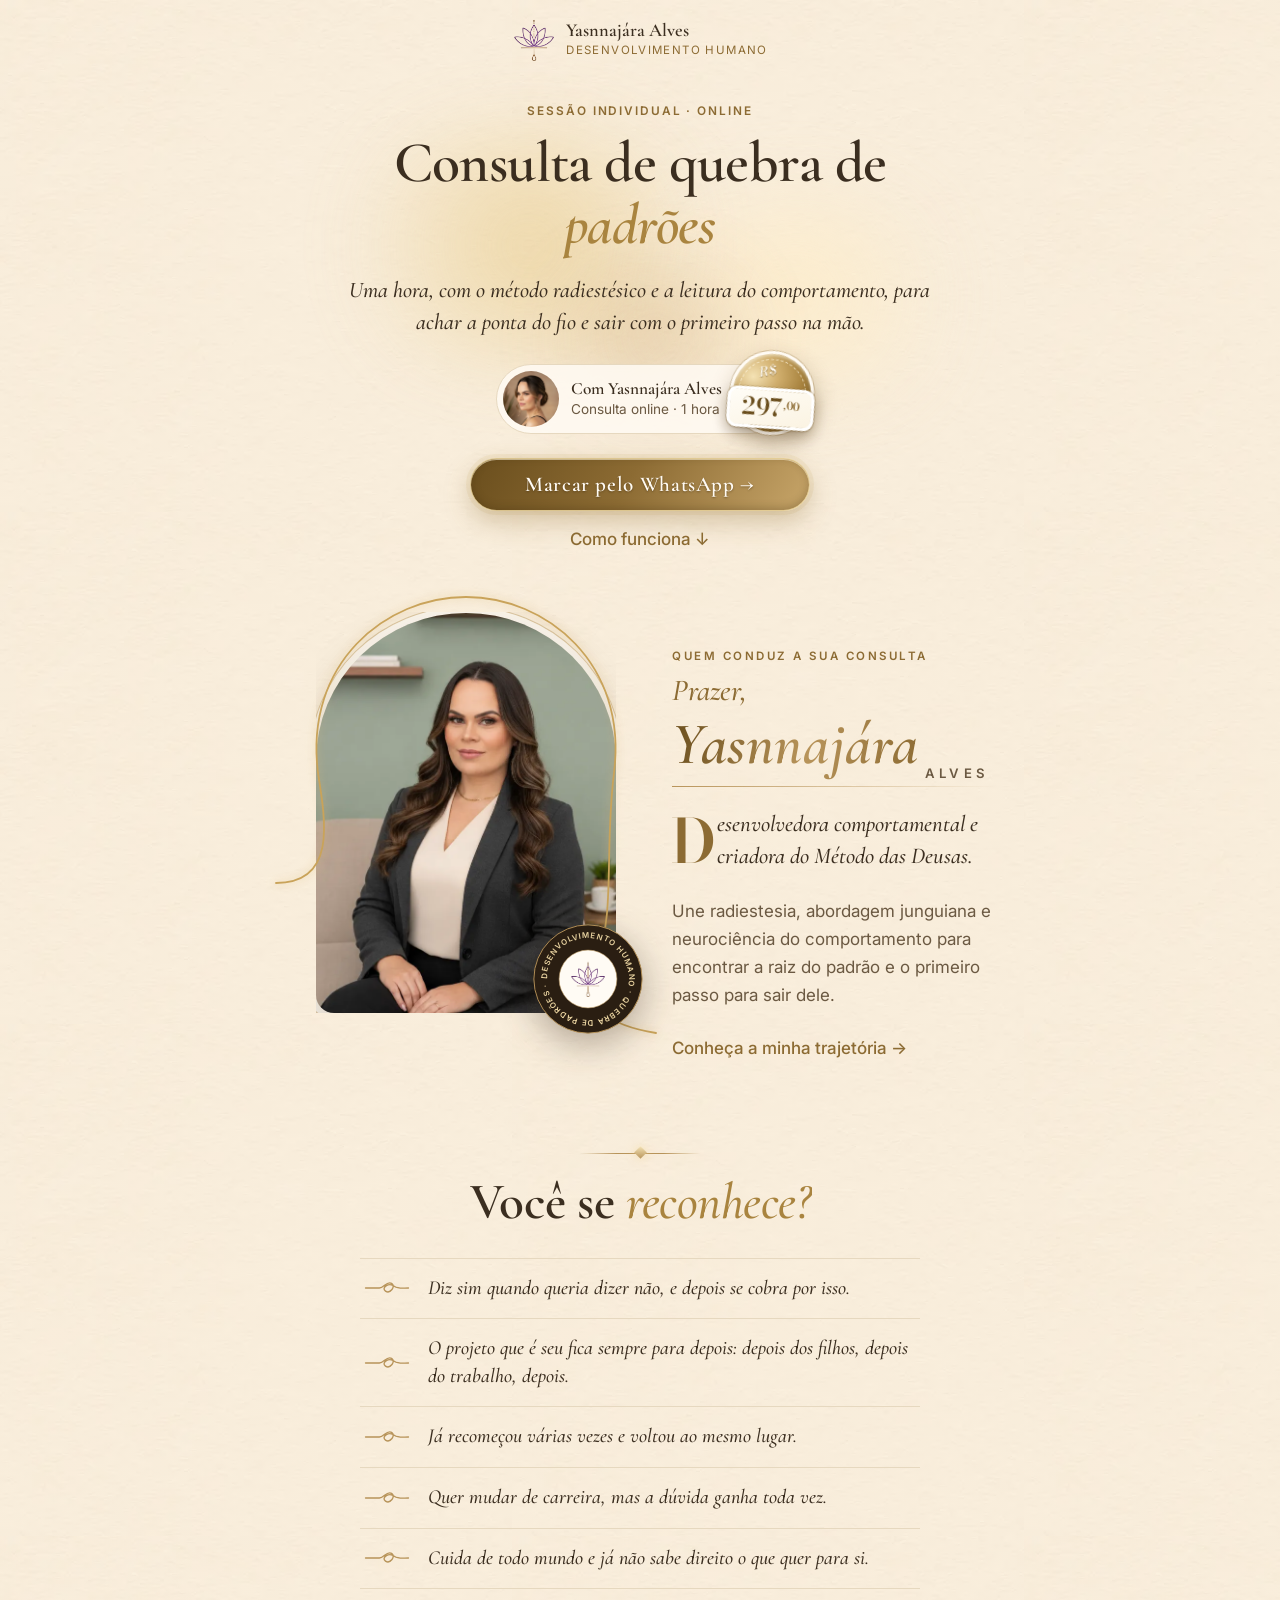
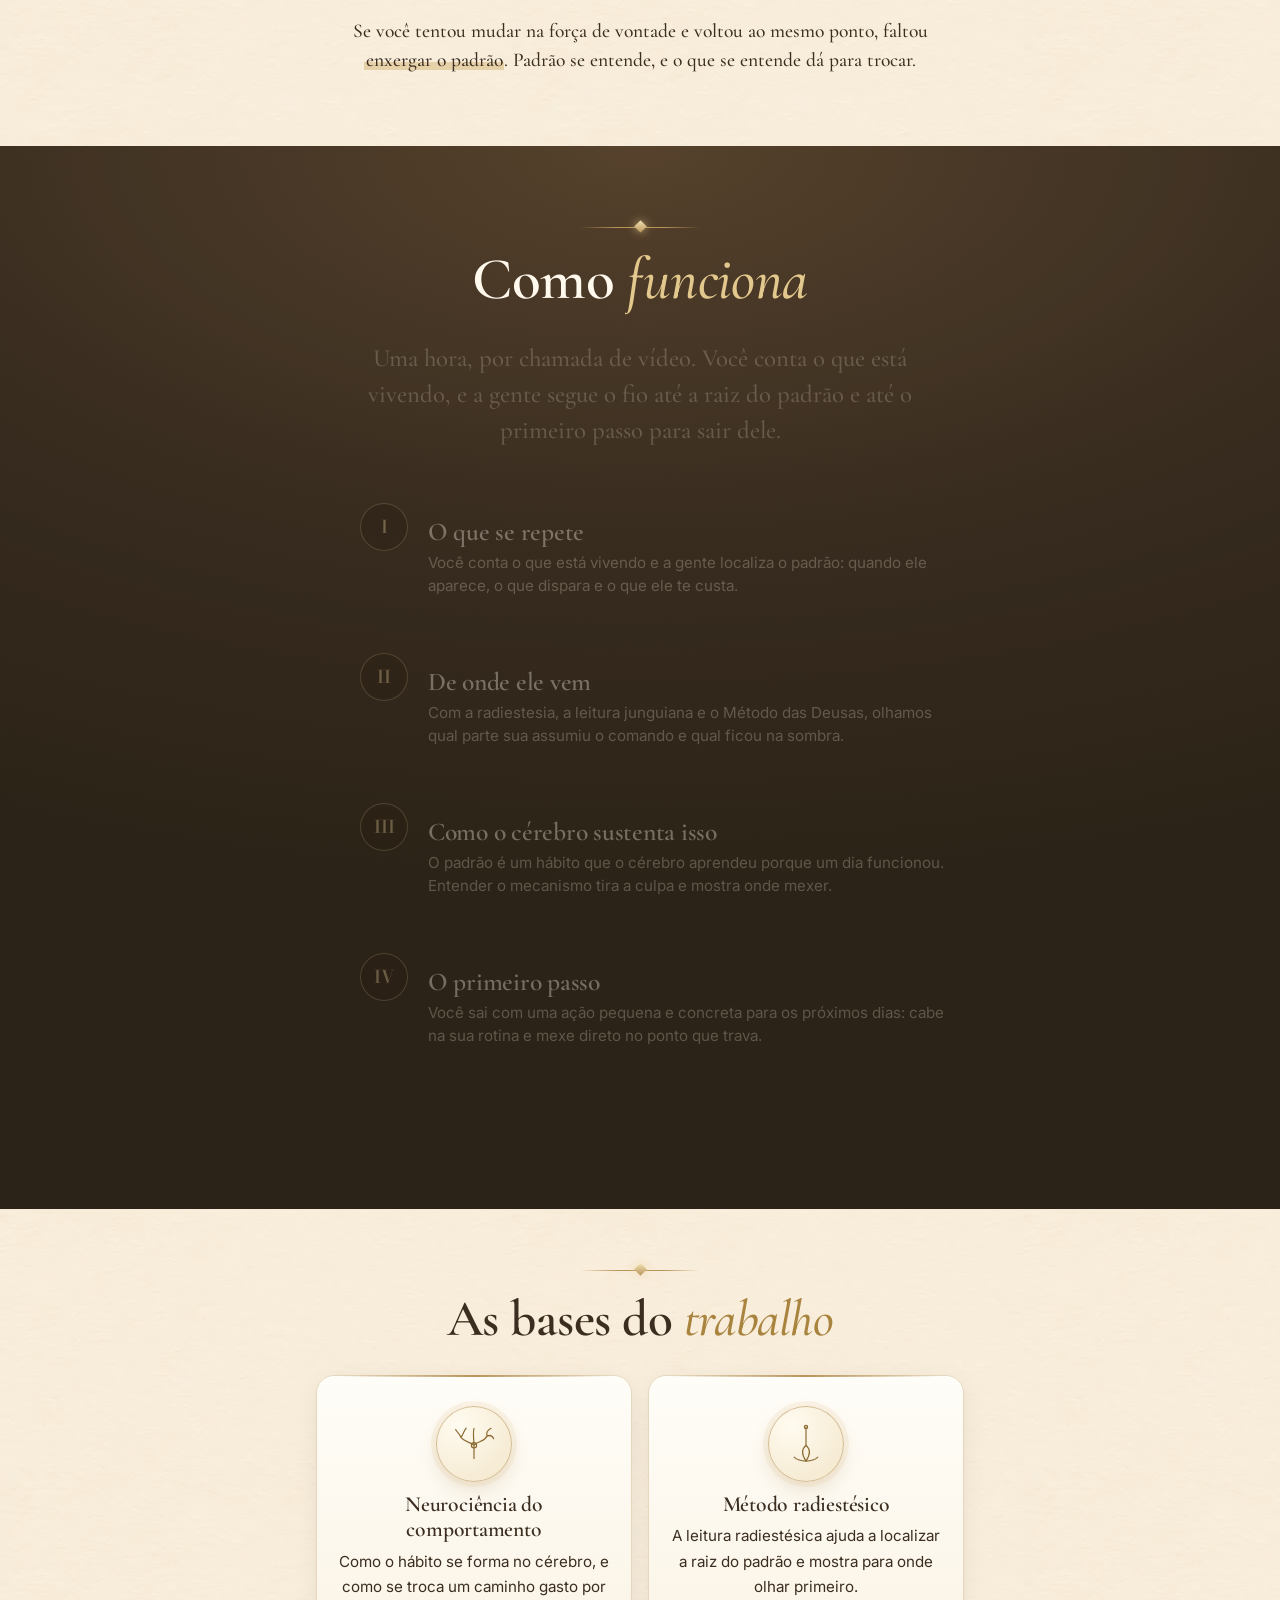
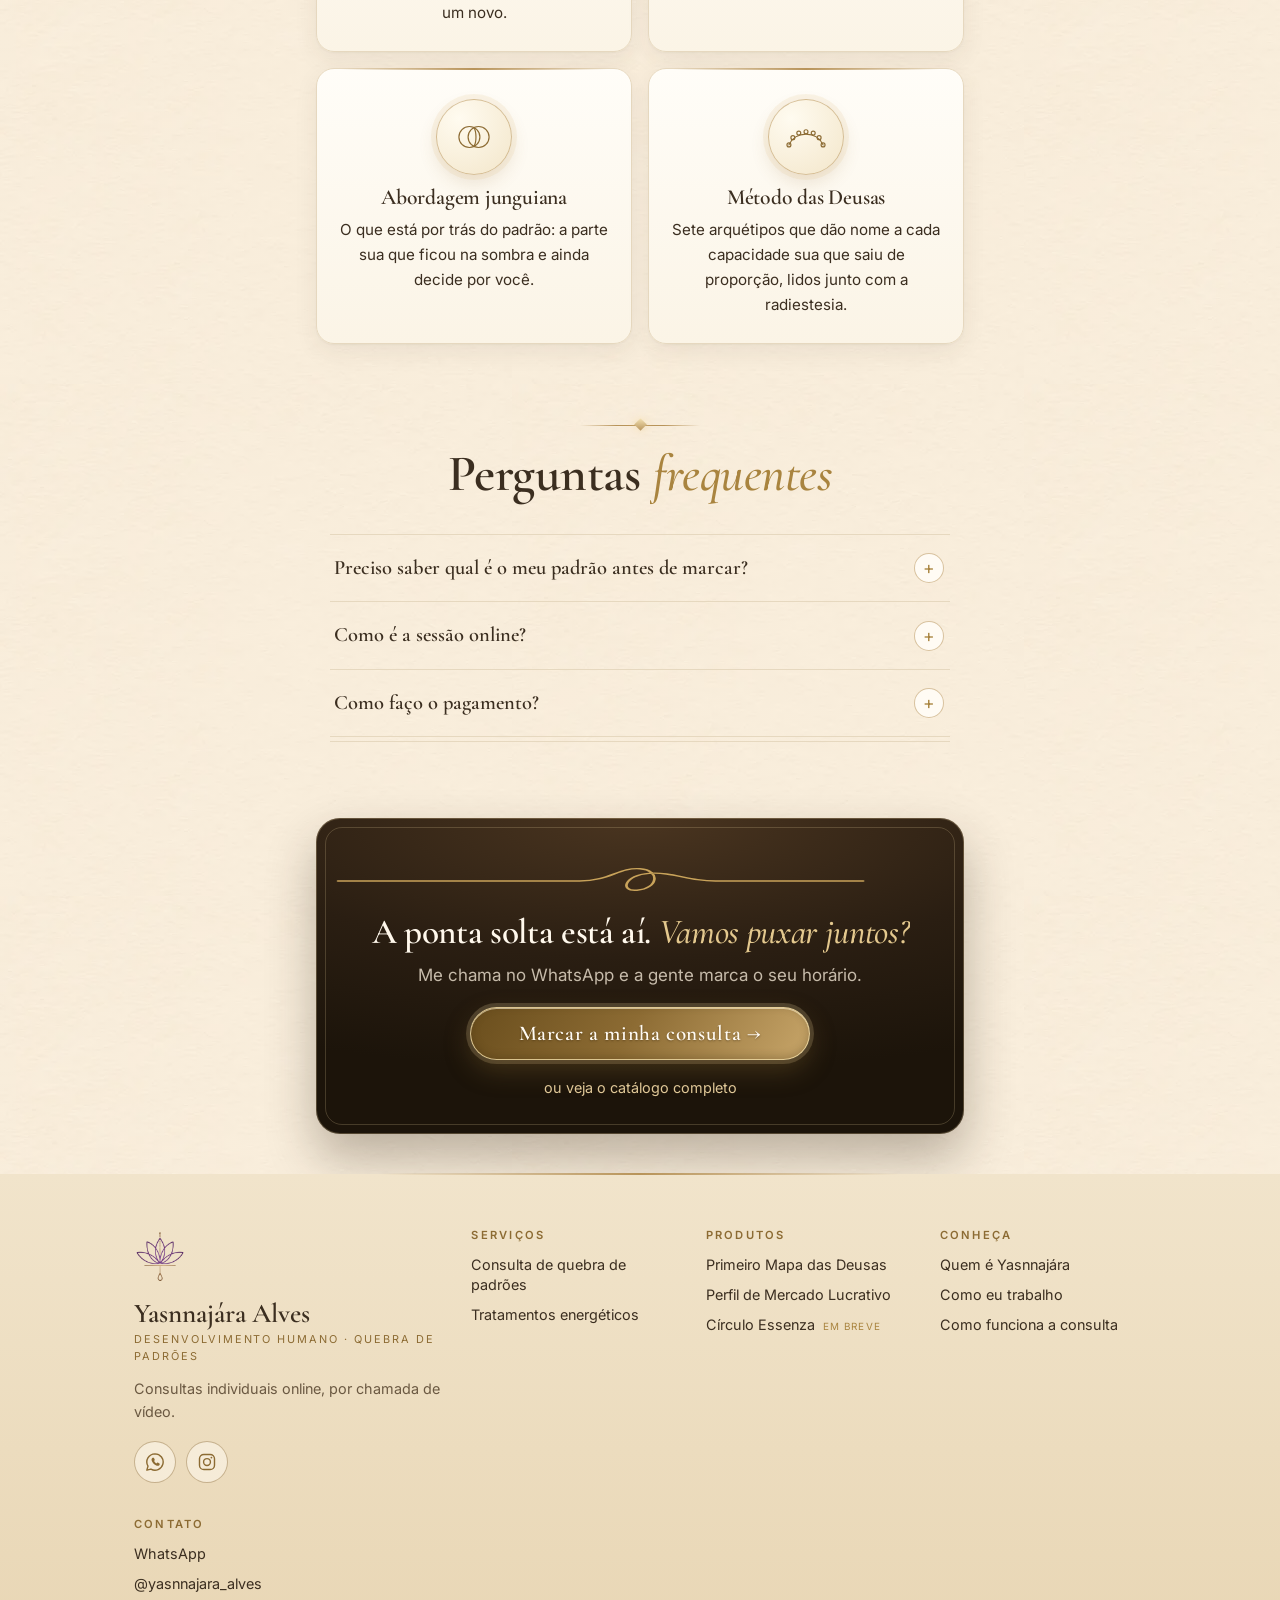
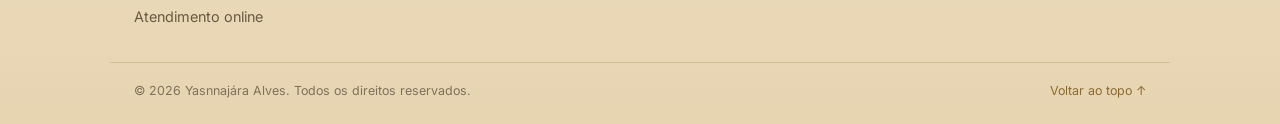
<file: consultas.html>
<!DOCTYPE html>
<html lang="pt-BR">
<head>
<meta charset="utf-8">
<meta name="robots" content="noindex, nofollow"><!-- fase de teste: APAGAR no lançamento -->
<meta name="viewport" content="width=device-width, initial-scale=1">
<title>Consulta · Yasnnajára Alves</title>
<meta name="description" content="Consulta individual de quebra de padrões com Yasnnajára Alves, com método radiestésico: online, 1 hora, R$ 297.">
<meta property="og:title" content="Consulta de quebra de padrões · Yasnnajára Alves">
<meta property="og:image" content="https://rafaheul.github.io/yasnnajara/assets/compartilhar.jpg?v=2">
<meta property="og:image:width" content="1200">
<meta property="og:image:height" content="630">
<meta name="twitter:card" content="summary_large_image">
<link rel="preconnect" href="https://fonts.googleapis.com">
<link rel="preconnect" href="https://fonts.gstatic.com" crossorigin>
<link href="https://fonts.googleapis.com/css2?family=Bodoni+Moda:ital,opsz,wght@0,6..96,600;1,6..96,500&family=Cormorant+Garamond:ital,wght@0,500;0,600;1,500;1,600&family=Inter:wght@400;500;600&display=swap" rel="stylesheet">
<link rel="stylesheet" href="assets/style.css?v=202611232300">
<link rel="stylesheet" href="assets/central.css?v=202611232300">
<link rel="stylesheet" href="assets/secoes.css?v=202611232300">
<link rel="stylesheet" href="assets/consulta.css?v=202611232300">
</head>
<body class="pg-consulta">

<header class="marca-topo">
  <a href="index.html" class="marca-topo__link">
    <img src="assets/logo.png" alt="" width="44" height="44">
    <span><b>Yasnnajára Alves</b><small>Desenvolvimento humano</small></span>
  </a>
</header>

<!-- ============ ABERTURA ============ -->
<section class="c-capa" id="capa">
  <div class="capa__luz" aria-hidden="true">
    <span class="capa__aura capa__aura--1"></span><span class="capa__aura capa__aura--2"></span><span class="capa__aura capa__aura--3"></span>
    <i style="--x:8%;--y:22%;--s:3px;--a:0.0s"></i>
    <i style="--x:18%;--y:64%;--s:2px;--a:1.3s"></i>
    <i style="--x:27%;--y:12%;--s:4px;--a:2.6s"></i>
    <i style="--x:36%;--y:78%;--s:2px;--a:0.7s"></i>
    <i style="--x:44%;--y:30%;--s:3px;--a:3.4s"></i>
    <i style="--x:52%;--y:88%;--s:2px;--a:1.9s"></i>
    <i style="--x:61%;--y:16%;--s:3px;--a:4.1s"></i>
    <i style="--x:69%;--y:58%;--s:4px;--a:0.4s"></i>
    <i style="--x:77%;--y:26%;--s:2px;--a:2.9s"></i>
    <i style="--x:86%;--y:70%;--s:3px;--a:1.1s"></i>
    <i style="--x:93%;--y:40%;--s:2px;--a:3.7s"></i>
    <i style="--x:14%;--y:44%;--s:2px;--a:4.6s"></i>
    <i style="--x:57%;--y:48%;--s:2px;--a:2.2s"></i>
    <i style="--x:82%;--y:8%;--s:3px;--a:5.0s"></i>
    <i style="--x:32%;--y:52%;--s:2px;--a:5.5s"></i>
    <i style="--x:72%;--y:92%;--s:2px;--a:0.9s"></i>
  </div>
  <p class="c-eyebrow">Sessão individual · online</p>
  <h1 class="c-titulo escreve">Consulta de quebra de <em>padrões</em></h1>
  <p class="c-sub">Uma hora, com o método radiestésico e a leitura do comportamento, para achar a ponta do fio e sair com o primeiro passo na mão.</p>

  <a class="capa__assina c-assina" href="#quem" aria-label="Quem conduz a consulta: Yasnnajára Alves">
    <img src="assets/yasnnajara.webp" alt="Yasnnajára Alves" width="64" height="64">
    <span><b>Com Yasnnajára Alves</b>Consulta online · 1 hora</span>
    <span class="selo-preco" aria-label="R$ 297,00"><small>R$</small><i class="selo-preco__estrela" aria-hidden="true"></i><strong class="selo-preco__valor">297<sup>,00</sup></strong></span>
  </a>

  <div class="c-acoes">
    <a class="btn btn-luxo c-btn" data-link="whatsapp"><span class="seta">Marcar pelo WhatsApp →</span></a>
    <a class="c-link" href="#como">Como funciona ↓</a>
  </div>
</section>

<main class="wrap">

  <!-- ============ QUEM CONDUZ ============ -->
  <section class="prazer c-quem" id="quem">
    <div class="prazer__col">
    <div class="prazer__retrato">
      <svg class="prazer__fio" viewBox="0 0 340 460" aria-hidden="true"><path pathLength="1" d="M-20 300 C40 300 30 240 22 190 C8 80 90 14 170 14 C250 14 332 80 318 190 C308 270 320 330 300 380 C286 414 250 420 246 396 C242 372 274 366 286 392 C298 420 300 440 360 450"/></svg>
      <div class="prazer__arco">
        <img src="assets/yasnnajara-terno.webp" alt="Yasnnajára Alves, de blazer escuro" width="800" height="1000" loading="lazy">
      </div>
      <svg class="prazer__selo" viewBox="0 0 120 120" aria-hidden="true">
        <defs><path id="selo-giro" d="M60 60 m-44 0 a44 44 0 1 1 88 0 a44 44 0 1 1 -88 0"/></defs>
        <circle cx="60" cy="60" r="58" class="prazer__selo-fundo"/>
        <circle cx="60" cy="60" r="31" class="prazer__selo-miolo"/>
        <g class="prazer__selo-gira"><text><textPath href="#selo-giro" startOffset="0">DESENVOLVIMENTO HUMANO · QUEBRA DE PADRÕES ·</textPath></text></g>
        <image href="assets/logo.png" x="40" y="40" width="40" height="40"/>
      </svg>
    </div>
    </div>
    <div class="prazer__texto">
      <span class="prazer__olho">Quem conduz a sua consulta</span>
      <h2 class="prazer__titulo sem-escreve" aria-label="Prazer, Yasnnajára Alves"><span class="prazer__oi">Prazer,</span> <span class="prazer__assina"><em>Yasnnajára</em><small>Alves</small></span></h2>
      <p class="prazer__abre">Desenvolvedora comportamental e criadora do Método das Deusas.</p>
      <p>Une radiestesia, abordagem junguiana e neurociência do comportamento para encontrar a raiz do padrão e o primeiro passo para sair dele.</p>
      <a class="c-link c-link--seta" href="index.html#prazer">Conheça a minha trajetória →</a>
    </div>
  </section>

  <!-- ============ VOCÊ SE RECONHECE? ============ -->
  <section class="c-sinais">
    <span class="como__orna" aria-hidden="true"></span>
    <h2 class="c-h2">Você se <em>reconhece?</em></h2>
    <ul class="sinais">
      <li class="entra"><svg class="no-mini" viewBox="0 0 60 24" aria-hidden="true"><path d="M2 12 C10 12 14 12 20 12 C26 12 30 2 36 6 C42 10 34 20 28 16 C22 12 32 4 40 10 C44 13 50 12 58 12"/></svg><span>Diz sim quando queria dizer não, e depois se cobra por isso.</span></li>
      <li class="entra"><svg class="no-mini" viewBox="0 0 60 24" aria-hidden="true"><path d="M2 12 C10 12 14 12 20 12 C26 12 30 2 36 6 C42 10 34 20 28 16 C22 12 32 4 40 10 C44 13 50 12 58 12"/></svg><span>O projeto que é seu fica sempre para depois: depois dos filhos, depois do trabalho, depois.</span></li>
      <li class="entra"><svg class="no-mini" viewBox="0 0 60 24" aria-hidden="true"><path d="M2 12 C10 12 14 12 20 12 C26 12 30 2 36 6 C42 10 34 20 28 16 C22 12 32 4 40 10 C44 13 50 12 58 12"/></svg><span>Já recomeçou várias vezes e voltou ao mesmo lugar.</span></li>
      <li class="entra"><svg class="no-mini" viewBox="0 0 60 24" aria-hidden="true"><path d="M2 12 C10 12 14 12 20 12 C26 12 30 2 36 6 C42 10 34 20 28 16 C22 12 32 4 40 10 C44 13 50 12 58 12"/></svg><span>Quer mudar de carreira, mas a dúvida ganha toda vez.</span></li>
      <li class="entra"><svg class="no-mini" viewBox="0 0 60 24" aria-hidden="true"><path d="M2 12 C10 12 14 12 20 12 C26 12 30 2 36 6 C42 10 34 20 28 16 C22 12 32 4 40 10 C44 13 50 12 58 12"/></svg><span>Cuida de todo mundo e já não sabe direito o que quer para si.</span></li>
    </ul>
    <p class="sinais__fim entra">Se você tentou mudar na força de vontade e voltou ao mesmo ponto, faltou
      <mark class="marca-texto">enxergar o padrão</mark>. Padrão se entende, e o que se entende dá para trocar.</p>
  </section>

  <!-- ============ COMO FUNCIONA (faixa escura com a trança) ============ -->
  <section class="como" id="como">
    <div class="como__dentro">
      <span class="como__orna" aria-hidden="true"></span>
      <h2 class="como__titulo">Como <em>funciona</em></h2>
      <p class="como__lento">Uma hora, por chamada de vídeo. Você conta o que está vivendo, e a gente segue o fio
        até a raiz do padrão e até o primeiro passo para sair dele.</p>
      <div class="tranca">
        <svg class="tranca__svg" viewBox="0 0 60 1000" preserveAspectRatio="none" aria-hidden="true"><path class="tranca__fio tranca__fio--1" pathLength="1" d="M30.0 0.0 L32.1 5.0 L34.1 10.0 L36.1 15.0 L38.0 20.0 L39.7 25.0 L41.3 30.0 L42.7 35.0 L43.9 40.0 L44.8 45.0 L45.5 50.0 L45.9 55.0 L46.0 60.0 L45.9 65.0 L45.5 70.0 L44.8 75.0 L43.9 80.0 L42.7 85.0 L41.3 90.0 L39.7 95.0 L38.0 100.0 L36.1 105.0 L34.1 110.0 L32.1 115.0 L30.0 120.0 L27.9 125.0 L25.9 130.0 L23.9 135.0 L22.0 140.0 L20.3 145.0 L18.7 150.0 L17.3 155.0 L16.1 160.0 L15.2 165.0 L14.5 170.0 L14.1 175.0 L14.0 180.0 L14.1 185.0 L14.5 190.0 L15.2 195.0 L16.1 200.0 L17.3 205.0 L18.7 210.0 L20.3 215.0 L22.0 220.0 L23.9 225.0 L25.9 230.0 L27.9 235.0 L30.0 240.0 L32.1 245.0 L34.1 250.0 L36.1 255.0 L38.0 260.0 L39.7 265.0 L41.3 270.0 L42.7 275.0 L43.9 280.0 L44.8 285.0 L45.5 290.0 L45.9 295.0 L46.0 300.0 L45.9 305.0 L45.5 310.0 L44.8 315.0 L43.9 320.0 L42.7 325.0 L41.3 330.0 L39.7 335.0 L38.0 340.0 L36.1 345.0 L34.1 350.0 L32.1 355.0 L30.0 360.0 L27.9 365.0 L25.9 370.0 L23.9 375.0 L22.0 380.0 L20.3 385.0 L18.7 390.0 L17.3 395.0 L16.1 400.0 L15.2 405.0 L14.5 410.0 L14.1 415.0 L14.0 420.0 L14.1 425.0 L14.5 430.0 L15.2 435.0 L16.1 440.0 L17.3 445.0 L18.7 450.0 L20.3 455.0 L22.0 460.0 L23.9 465.0 L25.9 470.0 L27.9 475.0 L30.0 480.0 L32.1 485.0 L34.1 490.0 L36.1 495.0 L38.0 500.0 L39.7 505.0 L41.3 510.0 L42.7 515.0 L43.9 520.0 L44.8 525.0 L45.5 530.0 L45.9 535.0 L46.0 540.0 L45.9 545.0 L45.5 550.0 L44.8 555.0 L43.9 560.0 L42.7 565.0 L41.3 570.0 L39.7 575.0 L38.0 580.0 L36.1 585.0 L34.1 590.0 L32.1 595.0 L30.0 600.0 L27.9 605.0 L25.9 610.0 L23.9 615.0 L22.0 620.0 L20.3 625.0 L18.7 630.0 L17.3 635.0 L16.1 640.0 L15.2 645.0 L14.5 650.0 L14.1 655.0 L14.0 660.0 L14.1 665.0 L14.5 670.0 L15.2 675.0 L16.1 680.0 L17.3 685.0 L18.7 690.0 L20.3 695.0 L22.0 700.0 L23.9 705.0 L25.9 710.0 L27.9 715.0 L30.0 720.0 L32.1 725.0 L34.1 730.0 L36.1 735.0 L38.0 740.0 L39.7 745.0 L41.3 750.0 L42.7 755.0 L43.9 760.0 L44.3 765.0 L44.4 770.0 L44.2 775.0 L43.7 780.0 L43.0 785.0 L42.1 790.0 L41.1 795.0 L39.9 800.0 L38.6 805.0 L37.3 810.0 L35.9 815.0 L34.6 820.0 L33.3 825.0 L32.1 830.0 L31.0 835.0 L30.0 840.0 L29.2 845.0 L28.5 850.0 L28.0 855.0 L27.7 860.0 L27.6 865.0 L27.6 870.0 L27.7 875.0 L28.0 880.0 L28.4 885.0 L28.9 890.0 L29.4 895.0 L30.0 900.0 L30.0 1000.0"/><path class="tranca__fio tranca__fio--2" pathLength="1" d="M43.9 0.0 L42.7 5.0 L41.3 10.0 L39.7 15.0 L38.0 20.0 L36.1 25.0 L34.1 30.0 L32.1 35.0 L30.0 40.0 L27.9 45.0 L25.9 50.0 L23.9 55.0 L22.0 60.0 L20.3 65.0 L18.7 70.0 L17.3 75.0 L16.1 80.0 L15.2 85.0 L14.5 90.0 L14.1 95.0 L14.0 100.0 L14.1 105.0 L14.5 110.0 L15.2 115.0 L16.1 120.0 L17.3 125.0 L18.7 130.0 L20.3 135.0 L22.0 140.0 L23.9 145.0 L25.9 150.0 L27.9 155.0 L30.0 160.0 L32.1 165.0 L34.1 170.0 L36.1 175.0 L38.0 180.0 L39.7 185.0 L41.3 190.0 L42.7 195.0 L43.9 200.0 L44.8 205.0 L45.5 210.0 L45.9 215.0 L46.0 220.0 L45.9 225.0 L45.5 230.0 L44.8 235.0 L43.9 240.0 L42.7 245.0 L41.3 250.0 L39.7 255.0 L38.0 260.0 L36.1 265.0 L34.1 270.0 L32.1 275.0 L30.0 280.0 L27.9 285.0 L25.9 290.0 L23.9 295.0 L22.0 300.0 L20.3 305.0 L18.7 310.0 L17.3 315.0 L16.1 320.0 L15.2 325.0 L14.5 330.0 L14.1 335.0 L14.0 340.0 L14.1 345.0 L14.5 350.0 L15.2 355.0 L16.1 360.0 L17.3 365.0 L18.7 370.0 L20.3 375.0 L22.0 380.0 L23.9 385.0 L25.9 390.0 L27.9 395.0 L30.0 400.0 L32.1 405.0 L34.1 410.0 L36.1 415.0 L38.0 420.0 L39.7 425.0 L41.3 430.0 L42.7 435.0 L43.9 440.0 L44.8 445.0 L45.5 450.0 L45.9 455.0 L46.0 460.0 L45.9 465.0 L45.5 470.0 L44.8 475.0 L43.9 480.0 L42.7 485.0 L41.3 490.0 L39.7 495.0 L38.0 500.0 L36.1 505.0 L34.1 510.0 L32.1 515.0 L30.0 520.0 L27.9 525.0 L25.9 530.0 L23.9 535.0 L22.0 540.0 L20.3 545.0 L18.7 550.0 L17.3 555.0 L16.1 560.0 L15.2 565.0 L14.5 570.0 L14.1 575.0 L14.0 580.0 L14.1 585.0 L14.5 590.0 L15.2 595.0 L16.1 600.0 L17.3 605.0 L18.7 610.0 L20.3 615.0 L22.0 620.0 L23.9 625.0 L25.9 630.0 L27.9 635.0 L30.0 640.0 L32.1 645.0 L34.1 650.0 L36.1 655.0 L38.0 660.0 L39.7 665.0 L41.3 670.0 L42.7 675.0 L43.9 680.0 L44.8 685.0 L45.5 690.0 L45.9 695.0 L46.0 700.0 L45.9 705.0 L45.5 710.0 L44.8 715.0 L43.9 720.0 L42.7 725.0 L41.3 730.0 L39.7 735.0 L38.0 740.0 L36.1 745.0 L34.1 750.0 L32.1 755.0 L30.0 760.0 L28.0 765.0 L26.2 770.0 L24.5 775.0 L23.1 780.0 L22.0 785.0 L21.1 790.0 L20.5 795.0 L20.1 800.0 L20.0 805.0 L20.1 810.0 L20.4 815.0 L20.9 820.0 L21.5 825.0 L22.3 830.0 L23.1 835.0 L24.1 840.0 L25.0 845.0 L26.0 850.0 L26.9 855.0 L27.7 860.0 L28.5 865.0 L29.1 870.0 L29.6 875.0 L30.0 880.0 L30.2 885.0 L30.3 890.0 L30.2 895.0 L30.0 900.0 L30.0 1000.0"/><path class="tranca__fio tranca__fio--3" pathLength="1" d="M16.1 0.0 L15.2 5.0 L14.5 10.0 L14.1 15.0 L14.0 20.0 L14.1 25.0 L14.5 30.0 L15.2 35.0 L16.1 40.0 L17.3 45.0 L18.7 50.0 L20.3 55.0 L22.0 60.0 L23.9 65.0 L25.9 70.0 L27.9 75.0 L30.0 80.0 L32.1 85.0 L34.1 90.0 L36.1 95.0 L38.0 100.0 L39.7 105.0 L41.3 110.0 L42.7 115.0 L43.9 120.0 L44.8 125.0 L45.5 130.0 L45.9 135.0 L46.0 140.0 L45.9 145.0 L45.5 150.0 L44.8 155.0 L43.9 160.0 L42.7 165.0 L41.3 170.0 L39.7 175.0 L38.0 180.0 L36.1 185.0 L34.1 190.0 L32.1 195.0 L30.0 200.0 L27.9 205.0 L25.9 210.0 L23.9 215.0 L22.0 220.0 L20.3 225.0 L18.7 230.0 L17.3 235.0 L16.1 240.0 L15.2 245.0 L14.5 250.0 L14.1 255.0 L14.0 260.0 L14.1 265.0 L14.5 270.0 L15.2 275.0 L16.1 280.0 L17.3 285.0 L18.7 290.0 L20.3 295.0 L22.0 300.0 L23.9 305.0 L25.9 310.0 L27.9 315.0 L30.0 320.0 L32.1 325.0 L34.1 330.0 L36.1 335.0 L38.0 340.0 L39.7 345.0 L41.3 350.0 L42.7 355.0 L43.9 360.0 L44.8 365.0 L45.5 370.0 L45.9 375.0 L46.0 380.0 L45.9 385.0 L45.5 390.0 L44.8 395.0 L43.9 400.0 L42.7 405.0 L41.3 410.0 L39.7 415.0 L38.0 420.0 L36.1 425.0 L34.1 430.0 L32.1 435.0 L30.0 440.0 L27.9 445.0 L25.9 450.0 L23.9 455.0 L22.0 460.0 L20.3 465.0 L18.7 470.0 L17.3 475.0 L16.1 480.0 L15.2 485.0 L14.5 490.0 L14.1 495.0 L14.0 500.0 L14.1 505.0 L14.5 510.0 L15.2 515.0 L16.1 520.0 L17.3 525.0 L18.7 530.0 L20.3 535.0 L22.0 540.0 L23.9 545.0 L25.9 550.0 L27.9 555.0 L30.0 560.0 L32.1 565.0 L34.1 570.0 L36.1 575.0 L38.0 580.0 L39.7 585.0 L41.3 590.0 L42.7 595.0 L43.9 600.0 L44.8 605.0 L45.5 610.0 L45.9 615.0 L46.0 620.0 L45.9 625.0 L45.5 630.0 L44.8 635.0 L43.9 640.0 L42.7 645.0 L41.3 650.0 L39.7 655.0 L38.0 660.0 L36.1 665.0 L34.1 670.0 L32.1 675.0 L30.0 680.0 L27.9 685.0 L25.9 690.0 L23.9 695.0 L22.0 700.0 L20.3 705.0 L18.7 710.0 L17.3 715.0 L16.1 720.0 L15.2 725.0 L14.5 730.0 L14.1 735.0 L14.0 740.0 L14.1 745.0 L14.5 750.0 L15.2 755.0 L16.1 760.0 L17.8 765.0 L19.5 770.0 L21.3 775.0 L23.1 780.0 L25.0 785.0 L26.7 790.0 L28.4 795.0 L30.0 800.0 L31.4 805.0 L32.7 810.0 L33.7 815.0 L34.6 820.0 L35.2 825.0 L35.7 830.0 L35.9 835.0 L35.9 840.0 L35.8 845.0 L35.5 850.0 L35.1 855.0 L34.6 860.0 L34.0 865.0 L33.3 870.0 L32.6 875.0 L32.0 880.0 L31.4 885.0 L30.8 890.0 L30.3 895.0 L30.0 900.0 L30.0 1000.0"/></svg>
        <ol class="tranca__bases">
          <li class="base-fio"><span class="base-fio__n">I</span>
            <h3>O que se repete</h3>
            <p>Você conta o que está vivendo e a gente localiza o padrão: quando ele aparece, o que dispara e o que ele te custa.</p></li>
          <li class="base-fio"><span class="base-fio__n">II</span>
            <h3>De onde ele vem</h3>
            <p>Com a radiestesia, a leitura junguiana e o Método das Deusas, olhamos qual parte sua assumiu o comando e qual ficou na sombra.</p></li>
          <li class="base-fio"><span class="base-fio__n">III</span>
            <h3>Como o cérebro sustenta isso</h3>
            <p>O padrão é um hábito que o cérebro aprendeu porque um dia funcionou. Entender o mecanismo tira a culpa e mostra onde mexer.</p></li>
          <li class="base-fio"><span class="base-fio__n">IV</span>
            <h3>O primeiro passo</h3>
            <p>Você sai com uma ação pequena e concreta para os próximos dias: cabe na sua rotina e mexe direto no ponto que trava.</p></li>
        </ol>
      </div>
    </div>
  </section>

  <!-- ============ AS BASES ============ -->
  <section class="c-bases">
    <span class="como__orna" aria-hidden="true"></span>
    <h2 class="c-h2">As bases do <em>trabalho</em></h2>
    <div class="bases">
      <div class="base entra">
        <span class="base__icone"><svg viewBox="0 0 64 64" aria-hidden="true"><path d="M32 54 V34 M32 34 C26 28 18 30 12 22 M32 34 C38 27 46 30 52 20 M12 22 C10 16 6 14 4 10 M12 22 C16 18 16 12 20 8 M52 20 C50 14 54 10 58 8 M52 20 C56 18 60 20 62 24 M32 34 C32 26 30 18 32 8"/><circle cx="32" cy="34" r="4"/></svg></span>
        <h3>Neurociência do comportamento</h3>
        <p>Como o hábito se forma no cérebro, e como se troca um caminho gasto por um novo.</p>
      </div>
      <div class="base entra">
        <span class="base__icone"><svg viewBox="0 0 64 64" aria-hidden="true"><path d="M32 6 V34"/><path d="M32 34 C25 40 25 48 32 58 C39 48 39 40 32 34 Z"/><path d="M14 52 C22 60 42 60 50 52" stroke-dasharray="2 5"/><circle cx="32" cy="6" r="2.5"/></svg></span>
        <h3>Método radiestésico</h3>
        <p>A leitura radiestésica ajuda a localizar a raiz do padrão e mostra para onde olhar primeiro.</p>
      </div>
      <div class="base entra">
        <span class="base__icone"><svg viewBox="0 0 64 64" aria-hidden="true"><circle cx="25" cy="32" r="16"/><circle cx="39" cy="32" r="16"/><path d="M32 18 C36 24 36 40 32 46"/></svg></span>
        <h3>Abordagem junguiana</h3>
        <p>O que está por trás do padrão: a parte sua que ficou na sombra e ainda decide por você.</p>
      </div>
      <div class="base entra">
        <span class="base__icone"><svg viewBox="0 0 64 64" aria-hidden="true"><path d="M6 44 C16 22 48 22 58 44" stroke-dasharray="2 6"/><circle cx="6" cy="44" r="3"/><circle cx="12" cy="33" r="3"/><circle cx="21" cy="26" r="3"/><circle cx="32" cy="24" r="3"/><circle cx="43" cy="26" r="3"/><circle cx="52" cy="33" r="3"/><circle cx="58" cy="44" r="3"/></svg></span>
        <h3>Método das Deusas</h3>
        <p>Sete arquétipos que dão nome a cada capacidade sua que saiu de proporção, lidos junto com a radiestesia.</p>
      </div>
    </div>
  </section>

  <!-- ============ PERGUNTAS ============ -->
  <section class="c-perguntas">
    <span class="como__orna" aria-hidden="true"></span>
    <h2 class="c-h2">Perguntas <em>frequentes</em></h2>
    <div class="faq">
      <details class="entra">
        <summary>Preciso saber qual é o meu padrão antes de marcar?</summary>
        <p>Não. Achar o padrão é a primeira parte da conversa. Basta chegar com o que está te incomodando.</p>
      </details>
      <details class="entra">
        <!-- [A CONFIRMAR COM ELA] qual programa de vídeo ela usa -->
        <summary>Como é a sessão online?</summary>
        <p>Por chamada de vídeo, no dia e horário que a gente combinar pelo WhatsApp. Escolha um lugar onde você possa falar à vontade.</p>
      </details>
      <details class="entra">
        <summary>Como faço o pagamento?</summary>
        <p>Valor de R$ 297. A forma de pagamento é combinada no WhatsApp, junto com o horário.</p>
      </details>
    </div>
  </section>

  <!-- ============ FECHAMENTO ============ -->
  <section class="c-fim entra" id="fim">
    <svg class="c-fim__fio" viewBox="0 0 400 60" preserveAspectRatio="none" aria-hidden="true"><path d="M0 30 C70 30 120 30 160 30 C180 30 186 12 200 14 C214 16 212 40 198 42 C186 44 190 22 206 20 C222 18 232 30 250 30 C300 30 350 30 400 30"/></svg>
    <h2 class="c-fim__titulo">A ponta solta está aí. <em>Vamos puxar juntos?</em></h2>
    <p>Me chama no WhatsApp e a gente marca o seu horário.</p>
    <a class="btn btn-luxo c-btn" data-link="whatsapp"><span class="seta">Marcar a minha consulta →</span></a>
    <a class="c-fim__volta" href="index.html#catalogo">ou veja o catálogo completo</a>
  </section>
</main>

<!-- barra que acompanha a rolagem no celular -->
<div class="c-barra" aria-hidden="true">
  <span><b>R$ 297</b> · 1 hora · online</span>
  <a class="btn btn-luxo c-barra__btn" data-link="whatsapp" tabindex="-1"><span class="seta">Marcar</span></a>
</div>

<footer class="rodape-site">
  <div class="rodape-site__dentro">
    <div class="rodape-site__marca">
      <img src="assets/logo.png" alt="" width="52" height="52">
      <p class="rodape-site__nome">Yasnnajára Alves</p>
      <p class="rodape-site__tag">Desenvolvimento humano · Quebra de padrões</p>
      <p class="rodape-site__frase">Consultas individuais online, por chamada de vídeo.</p>
      <div class="rodape-site__redes">
        <a data-link="whatsapp" aria-label="WhatsApp"><svg viewBox="0 0 24 24" aria-hidden="true"><path d="M12 2.2a9.8 9.8 0 0 0-8.4 14.8L2.2 21.8l4.9-1.3A9.8 9.8 0 1 0 12 2.2z" fill="none" stroke="currentColor" stroke-width="1.7" stroke-linejoin="round"/><path d="M8.7 7.3c.3-.5.6-.5.9-.5h.6c.2 0 .5.1.6.4l.9 2.1c.1.3 0 .5-.1.7l-.5.6c-.1.2-.2.4 0 .6.5.9 1.2 1.7 2.1 2.3.3.2.6.3.8.1l.6-.7c.2-.2.4-.3.7-.2l2 1c.3.1.4.3.4.6 0 .5-.2 1.4-.8 1.8-.6.5-1.6.7-2.7.3-1.6-.5-3.2-1.6-4.4-3-1-1.2-1.9-2.6-2-4 0-.9.4-1.6.9-2.1z" fill="currentColor"/></svg></a>
        <a data-link="instagram" aria-label="Instagram"><svg viewBox="0 0 24 24" aria-hidden="true"><rect x="3" y="3" width="18" height="18" rx="5.2" fill="none" stroke="currentColor" stroke-width="1.7"/><circle cx="12" cy="12" r="4.1" fill="none" stroke="currentColor" stroke-width="1.7"/><circle cx="17.3" cy="6.7" r="1.1" fill="currentColor"/></svg></a>
      </div>
    </div>
    <nav class="rodape-site__col" aria-label="Serviços">
      <p class="rodape-site__titulo">Serviços</p>
      <a href="consultas.html">Consulta de quebra de padrões</a>
      <a href="index.html#servicos">Tratamentos energéticos</a>
    </nav>
    <nav class="rodape-site__col" aria-label="Produtos">
      <p class="rodape-site__titulo">Produtos</p>
      <a data-link="metodo">Primeiro Mapa das Deusas</a>
      <a data-link="perfil">Perfil de Mercado Lucrativo</a>
      <a data-link="essenza">Círculo Essenza <small>em breve</small></a>
    </nav>
    <nav class="rodape-site__col" aria-label="Conheça">
      <p class="rodape-site__titulo">Conheça</p>
      <a href="index.html#prazer">Quem é Yasnnajára</a>
      <a href="index.html#como">Como eu trabalho</a>
      <a href="consultas.html#como">Como funciona a consulta</a>
    </nav>
    <div class="rodape-site__col">
      <p class="rodape-site__titulo">Contato</p>
      <a data-link="whatsapp">WhatsApp</a>
      <a data-link="instagram">@yasnnajara_alves</a>
      <span>Atendimento online</span>
    </div>
  </div>
  <div class="rodape-site__base">
    <span>© 2026 Yasnnajára Alves. Todos os direitos reservados.</span>
    <a href="#" class="rodape-site__topo">Voltar ao topo ↑</a>
  </div>
</footer>
<script src="assets/central.js?v=202611232300"></script>
<script src="assets/anima.js?v=202611232300"></script>
<script src="assets/secoes.js?v=202611232300"></script>
<script src="assets/consulta.js?v=202611232300"></script>
</body>
</html>
</file>
<file: assets/style.css>
/* ==========================================================================
   Yasnnajára Alves — sistema visual
   Paleta: champagne, marrom quente, dourado e bronze.
   Nada de neon místico; a referência é papel bom, não portal esotérico.
   ========================================================================== */

:root {
  /* Paleta tirada da arte "Jornada Mulheres Despertas": champagne, dourado,
     bronze e marrom quente. Sem roxo, sem neon — luz de fim de tarde em papel. */
  --areia:        #F7F0E4;
  --areia-escura: #EFE4D1;
  --papel:        #FFFBF4;
  --tinta:        #3B2E20;
  --tinta-suave:  #6B5942;
  --dourado:      #B8945A;
  --dourado-claro:#E0C898;
  --bronze:       #8C6B33;
  --bronze-claro: #A98244;
  --borda:        #E6D8BF;
  --brilho:       radial-gradient(ellipse 120% 80% at 50% -10%, #FFF6E4 0%, rgba(255,246,228,0) 60%);
  --sombra:       0 1px 2px rgba(59,46,32,.04), 0 8px 24px rgba(59,46,32,.07);
  --raio:         14px;
  --largura:      680px;
}

*, *::before, *::after { box-sizing: border-box; }

html { -webkit-text-size-adjust: 100%; }

body {
  margin: 0;
  background: var(--areia) var(--brilho) no-repeat;
  background-attachment: fixed;
  color: var(--tinta);
  font-family: 'Inter', -apple-system, BlinkMacSystemFont, 'Segoe UI', sans-serif;
  font-size: 17px;
  line-height: 1.65;
  -webkit-font-smoothing: antialiased;
}

h1, h2, h3, .serif {
  font-family: 'Cormorant Garamond', Georgia, 'Times New Roman', serif;
  font-weight: 600;
  line-height: 1.15;
  letter-spacing: -0.01em;
  margin: 0 0 .5em;
}

h1 { font-size: clamp(2rem, 6vw, 3rem); }
h2 { font-size: clamp(1.5rem, 4.5vw, 2.1rem); }
h3 { font-size: 1.25rem; }

p { margin: 0 0 1.1em; }
a { color: var(--bronze); }

.wrap {
  width: 100%;
  max-width: var(--largura);
  margin: 0 auto;
  padding: 0 16px;
}

.wrap--larga { max-width: 860px; }

/* ---------- topo ---------- */

.topo {
  text-align: center;
  padding: 48px 0 28px;
}

.topo__marca {
  font-family: 'Cormorant Garamond', Georgia, serif;
  font-size: clamp(1.9rem, 5.5vw, 2.6rem);
  letter-spacing: .02em;
  margin: 0;
}

.topo__papel {
  display: block;
  margin-top: 6px;
  font-family: 'Inter', sans-serif;
  font-size: .78rem;
  letter-spacing: .22em;
  text-transform: uppercase;
  color: var(--tinta-suave);
}

.topo__bio {
  max-width: 460px;
  margin: 18px auto 0;
  color: var(--tinta-suave);
  font-size: .98rem;
}

/* ---------- cartões do hub ---------- */

.lista { display: grid; gap: 14px; margin: 28px 0 40px; }

.card {
  display: block;
  background: var(--papel);
  border: 1px solid var(--borda);
  border-radius: var(--raio);
  padding: 20px 22px;
  text-decoration: none;
  color: inherit;
  box-shadow: var(--sombra);
  transition: transform .18s ease, border-color .18s ease;
}

.card:hover, .card:focus-visible {
  transform: translateY(-2px);
  border-color: var(--dourado-claro);
}

.card--destaque {
  background: linear-gradient(180deg, #FFFDF8 0%, #FBF4E6 100%);
  border-color: var(--dourado-claro);
}

.card__eyebrow {
  font-size: .7rem;
  letter-spacing: .2em;
  text-transform: uppercase;
  color: var(--dourado);
  font-weight: 600;
  display: block;
  margin-bottom: 6px;
}

.card__titulo { font-size: 1.32rem; margin: 0 0 4px; }

.card__texto {
  margin: 0;
  color: var(--tinta-suave);
  font-size: .94rem;
  line-height: 1.5;
}

.card__rodape {
  display: flex;
  flex-wrap: wrap;
  align-items: baseline;
  justify-content: space-between;
  gap: 4px 12px;
  margin-top: 12px;
}

.preco { font-weight: 600; font-size: 1rem; white-space: nowrap; }
.preco small { font-weight: 400; color: var(--tinta-suave); }

.seta { color: var(--dourado); font-size: .9rem; white-space: nowrap; }

/* ---------- botões ---------- */

.btn {
  display: inline-block;
  background: var(--bronze);
  color: #fff;
  border: none;
  border-radius: 999px;
  padding: 15px 30px;
  font: inherit;
  font-weight: 600;
  font-size: 1rem;
  text-decoration: none;
  cursor: pointer;
  text-align: center;
  transition: background .18s ease, opacity .18s ease;
}

.btn:hover:not(:disabled) { background: var(--bronze-claro); }
.btn:disabled { opacity: .4; cursor: not-allowed; }
.btn--bloco { display: block; width: 100%; }
.btn--fantasma {
  background: transparent;
  color: var(--bronze);
  border: 1px solid var(--borda);
}
.btn--fantasma:hover:not(:disabled) { background: var(--areia-escura); }

/* ---------- blocos de texto ---------- */

.secao { padding: 34px 0; }
.secao--linha { border-top: 1px solid var(--borda); }

.nota {
  background: var(--areia-escura);
  border-radius: var(--raio);
  padding: 16px 18px;
  font-size: .87rem;
  line-height: 1.55;
  color: var(--tinta-suave);
}

.nota strong { color: var(--tinta); }

.rodape {
  text-align: center;
  padding: 36px 16px 48px;
  font-size: .8rem;
  color: var(--tinta-suave);
}

.rodape a { color: var(--tinta-suave); }

/* ---------- quiz ---------- */

.progresso {
  position: sticky;
  top: 0;
  z-index: 10;
  background: var(--areia);
  padding: 10px 0 12px;
  border-bottom: 1px solid var(--borda);
}

.progresso__barra {
  height: 4px;
  background: var(--areia-escura);
  border-radius: 999px;
  overflow: hidden;
}

.progresso__fill {
  height: 100%;
  width: 0;
  background: var(--dourado);
  border-radius: 999px;
  transition: width .25s ease;
}

.progresso__texto {
  font-size: .75rem;
  letter-spacing: .12em;
  text-transform: uppercase;
  color: var(--tinta-suave);
  margin-top: 8px;
  text-align: center;
}

.progresso__barra { position: relative; }

/* filete na metade do caminho — é onde o mapa muda de fase */
.progresso__marca {
  position: absolute;
  left: 50%;
  top: -3px;
  width: 1px;
  height: 10px;
  background: var(--dourado-claro);
}

.progresso__linha {
  display: flex;
  justify-content: space-between;
  font-size: .72rem;
  letter-spacing: .1em;
  text-transform: uppercase;
  color: var(--tinta-suave);
  margin-top: 8px;
}

#progresso-falta { color: var(--bronze); font-weight: 600; }

/* uma pergunta por tela */

.pergunta {
  min-height: calc(100vh - 120px);
  display: flex;
  flex-direction: column;
  justify-content: center;
  padding-top: 24px;
  padding-bottom: 32px;
}

.pergunta__texto {
  font-family: 'Cormorant Garamond', Georgia, serif;
  font-size: clamp(1.6rem, 6vw, 2.2rem);
  line-height: 1.25;
  margin: 10px 0 26px;
}

.opcoes { display: grid; gap: 8px; }

.opcao {
  display: block;
  width: 100%;
  text-align: left;
  background: var(--papel);
  border: 1px solid var(--borda);
  border-radius: 12px;
  padding: 16px 18px;
  font: inherit;
  font-size: 1rem;
  color: var(--tinta);
  cursor: pointer;
  box-shadow: var(--sombra);
  transition: background .12s ease, border-color .12s ease, color .12s ease, transform .12s ease;
}

.opcao:hover { border-color: var(--dourado); transform: translateX(2px); }

.opcao--marcada {
  background: var(--bronze);
  border-color: var(--bronze);
  color: #fff;
}

.btn-voltar {
  background: none;
  border: none;
  color: var(--tinta-suave);
  font: inherit;
  font-size: .85rem;
  cursor: pointer;
  padding: 18px 0 0;
  align-self: flex-start;
}

.btn-voltar:hover { color: var(--bronze); }

.item__numero {
  font-size: .72rem;
  letter-spacing: .18em;
  text-transform: uppercase;
  color: var(--dourado);
  font-weight: 600;
}

/* ---------- resultado ---------- */

.resultado__hero {
  text-align: center;
  padding: 36px 0 12px;
}

.trio { display: grid; gap: 14px; margin: 22px 0; }

.trio__card {
  background: var(--papel);
  border: 1px solid var(--borda);
  border-left: 4px solid var(--dourado);
  border-radius: var(--raio);
  padding: 18px 20px;
}

.trio__card--retraida { border-left-color: var(--bronze); }

.trio__papel {
  font-size: .7rem;
  letter-spacing: .2em;
  text-transform: uppercase;
  color: var(--tinta-suave);
  font-weight: 600;
}

.trio__nome {
  font-family: 'Cormorant Garamond', Georgia, serif;
  font-size: 1.9rem;
  margin: 2px 0 6px;
}

.trio__estado {
  display: inline-block;
  font-size: .72rem;
  letter-spacing: .08em;
  text-transform: uppercase;
  background: var(--areia-escura);
  border-radius: 999px;
  padding: 3px 10px;
  margin-bottom: 10px;
}

.barras { margin: 24px 0; }

.barra { margin-bottom: 12px; }

.barra__topo {
  display: flex;
  justify-content: space-between;
  font-size: .85rem;
  margin-bottom: 4px;
}

.barra__trilho {
  height: 8px;
  background: var(--areia-escura);
  border-radius: 999px;
  overflow: hidden;
}

.barra__fill {
  height: 100%;
  background: var(--dourado);
  border-radius: 999px;
}

.barra__fill--baixa { background: var(--bronze); }

.oculto { display: none !important; }


/* ---------- título do arquétipo (o "sol e ascendente") ---------- */

.titulo-arquetipo {
  text-align: center;
  padding: 44px 0 10px;
}

.titulo-arquetipo__papel {
  display: block;
  font-size: .7rem;
  letter-spacing: .22em;
  text-transform: uppercase;
  color: var(--tinta-suave);
}

.titulo-arquetipo__nome {
  font-size: clamp(2.2rem, 9vw, 3.4rem);
  margin: 10px 0 8px;
  color: var(--bronze);
}

.titulo-arquetipo__linha {
  font-size: .9rem;
  color: var(--tinta-suave);
  margin: 0;
}

/* ---------- frases de reconhecimento ---------- */

.frases {
  list-style: none;
  padding: 0;
  margin: 18px 0 8px;
  display: grid;
  gap: 10px;
}

.frases li {
  background: var(--papel);
  border: 1px solid var(--borda);
  border-radius: 12px;
  padding: 14px 16px 14px 42px;
  position: relative;
  font-size: .97rem;
  line-height: 1.5;
  box-shadow: var(--sombra);
}

.frases li::before {
  content: '·';
  position: absolute;
  left: 18px;
  top: 6px;
  color: var(--dourado);
  font-size: 1.6rem;
  line-height: 1;
}

.legenda {
  font-size: .8rem;
  color: var(--tinta-suave);
  line-height: 1.5;
}

.acoes { display: grid; gap: 10px; }

.campo-copiar {
  width: 100%;
  margin-top: 4px;
  padding: 12px 14px;
  border: 1px solid var(--borda);
  border-radius: 12px;
  background: var(--papel);
  font: inherit;
  font-size: .9rem;
  color: var(--tinta);
  resize: vertical;
}


/* ---------- retratos das deusas ---------- */

.retratos {
  display: flex;
  align-items: flex-end;
  justify-content: center;
  gap: 14px;
  margin-bottom: 22px;
}

.retrato { margin: 0; text-align: center; }

.retrato img {
  display: block;
  border-radius: 50%;
  object-fit: cover;
  border: 2px solid var(--papel);
  box-shadow: 0 0 0 1px var(--dourado-claro), 0 10px 26px rgba(59,46,32,.16);
}

.retrato figcaption {
  font-size: .68rem;
  letter-spacing: .14em;
  text-transform: uppercase;
  color: var(--tinta-suave);
  margin-top: 8px;
}

.retrato--principal img { width: 124px; height: 124px; }
.retrato--apoio img { width: 76px; height: 76px; opacity: .92; }
.retrato--apoio figcaption { font-size: .62rem; }

@media (min-width: 560px) {
  .retrato--principal img { width: 150px; height: 150px; }
  .retrato--apoio img { width: 92px; height: 92px; }
}

/* ---------- hero (estrutura do template hero05, paleta da arte) ---------- */

.hero {
  position: relative;
  overflow: hidden;
  padding: 72px 0 56px;
  border-bottom: 1px solid var(--borda);
}

.hero__luz {
  position: absolute;
  inset: -40% -20% auto -20%;
  height: 120%;
  background:
    radial-gradient(ellipse 50% 40% at 50% 30%, rgba(255,247,231,.95) 0%, rgba(255,247,231,0) 70%),
    radial-gradient(ellipse 40% 30% at 20% 10%, rgba(224,200,152,.45) 0%, rgba(224,200,152,0) 70%);
  pointer-events: none;
}

/* filete duplo dourado, citando a moldura grega dos pôsteres */
.hero__moldura {
  position: absolute;
  inset: 14px;
  border: 1px solid rgba(184,148,90,.35);
  border-radius: 6px;
  pointer-events: none;
}

.hero__moldura::after {
  content: '';
  position: absolute;
  inset: 5px;
  border: 1px solid rgba(184,148,90,.18);
  border-radius: 3px;
}

.hero__shell { position: relative; text-align: center; }

.hero__eyebrow {
  display: block;
  font-size: .72rem;
  letter-spacing: .28em;
  text-transform: uppercase;
  color: var(--bronze);
  font-weight: 600;
  margin-bottom: 18px;
}

.hero__titulo {
  font-size: clamp(2.1rem, 8vw, 3.4rem);
  line-height: 1.1;
  margin: 0 0 18px;
}

.hero__texto {
  max-width: 480px;
  margin: 0 auto 26px;
  color: var(--tinta-suave);
  font-size: 1rem;
}

.hero__cta { display: inline-block; }

.hero__numeros {
  display: flex;
  justify-content: center;
  gap: 28px;
  margin: 34px 0 0;
  padding-top: 22px;
  border-top: 1px solid var(--borda);
}

.hero__numeros div { text-align: center; }

.hero__numeros dt {
  font-family: 'Cormorant Garamond', Georgia, serif;
  font-size: 1.9rem;
  color: var(--bronze);
  line-height: 1;
}

.hero__numeros dd {
  margin: 6px 0 0;
  font-size: .68rem;
  letter-spacing: .12em;
  text-transform: uppercase;
  color: var(--tinta-suave);
}

/* ---------- galeria das sete ---------- */

.galeria {
  list-style: none;
  padding: 0;
  margin: 22px 0 0;
  display: grid;
  grid-template-columns: repeat(4, 1fr);
  gap: 14px 8px;
  text-align: center;
}

.galeria img {
  width: 100%;
  max-width: 86px;
  height: auto;          /* sem isto o atributo height="512" do HTML vence */
  aspect-ratio: 1;
  border-radius: 50%;
  object-fit: cover;
  border: 2px solid var(--papel);
  box-shadow: 0 0 0 1px var(--dourado-claro), 0 6px 16px rgba(59,46,32,.12);
}

.galeria span {
  display: block;
  font-family: 'Cormorant Garamond', Georgia, serif;
  font-size: 1rem;
  margin-top: 8px;
}

.galeria small {
  display: block;
  font-size: .64rem;
  letter-spacing: .1em;
  text-transform: uppercase;
  color: var(--tinta-suave);
}

/* ---------- citação ---------- */

.citacao {
  margin: 24px 0;
  padding: 18px 0 18px 20px;
  border-left: 3px solid var(--dourado);
  font-family: 'Cormorant Garamond', Georgia, serif;
  font-size: 1.4rem;
  line-height: 1.3;
  color: var(--bronze);
}

/* ---------- aparição ao rolar ---------- */

[data-revela] {
  opacity: 0;
  transform: translateY(18px);
  transition: opacity .6s ease, transform .6s ease;
}

[data-revela].revelado { opacity: 1; transform: none; }

@media (prefers-reduced-motion: reduce) {
  [data-revela] { opacity: 1; transform: none; transition: none; }
}

.marca {
  text-align: center;
  padding: 20px 16px 0;
}

.marca__nome {
  display: block;
  font-family: 'Cormorant Garamond', Georgia, serif;
  font-size: 1.35rem;
  letter-spacing: .04em;
}

.marca__papel {
  display: block;
  margin-top: 2px;
  font-size: .62rem;
  letter-spacing: .2em;
  text-transform: uppercase;
  color: var(--tinta-suave);
}

/* ---------- etapas numeradas ---------- */

.etapas {
  list-style: none;
  counter-reset: etapa;
  padding: 0;
  margin: 22px 0 0;
  display: grid;
  gap: 16px;
}

.etapas li {
  display: flex;
  gap: 16px;
  align-items: flex-start;
  background: var(--papel);
  border: 1px solid var(--borda);
  border-radius: var(--raio);
  padding: 18px 20px;
  box-shadow: var(--sombra);
}

.etapas__n {
  flex-shrink: 0;
  width: 38px;
  height: 38px;
  border-radius: 50%;
  border: 1px solid var(--dourado-claro);
  display: flex;
  align-items: center;
  justify-content: center;
  font-family: 'Cormorant Garamond', Georgia, serif;
  font-size: 1.3rem;
  color: var(--bronze);
}

.etapas h3 { margin: 0 0 4px; font-size: 1.1rem; }
.etapas p { margin: 0; font-size: .92rem; color: var(--tinta-suave); }

/* ---------- listas com marcador dourado ---------- */

.marcadores { list-style: none; padding: 0; margin: 18px 0; display: grid; gap: 10px; }

.marcadores li {
  position: relative;
  padding-left: 22px;
  font-size: .96rem;
}

.marcadores li::before {
  content: '';
  position: absolute;
  left: 4px;
  top: .62em;
  width: 6px;
  height: 6px;
  border-radius: 50%;
  background: var(--dourado);
}

/* ---------- FAQ ---------- */

.faq {
  border-bottom: 1px solid var(--borda);
  padding: 4px 0;
}

.faq summary {
  cursor: pointer;
  list-style: none;
  padding: 14px 28px 14px 0;
  font-weight: 600;
  font-size: .98rem;
  position: relative;
}

.faq summary::-webkit-details-marker { display: none; }

.faq summary::after {
  content: '+';
  position: absolute;
  right: 4px;
  top: 12px;
  color: var(--dourado);
  font-size: 1.3rem;
  line-height: 1;
}

.faq[open] summary::after { content: '–'; }

.faq p {
  margin: 0 0 16px;
  font-size: .93rem;
  color: var(--tinta-suave);
}

a.marca__nome { text-decoration: none; color: inherit; }

.capa-deusa {
  width: 108px;
  height: 108px;
  border-radius: 50%;
  object-fit: cover;
  border: 2px solid var(--papel);
  box-shadow: 0 0 0 1px var(--dourado-claro), 0 8px 20px rgba(59,46,32,.14);
  margin-bottom: 14px;
}

/* ---------- leitura de sombra ---------- */

.sombra-topo {
  text-align: center;
  padding: 40px 0 14px;
}

.sombra-topo__papel {
  display: block;
  font-size: .7rem;
  letter-spacing: .24em;
  text-transform: uppercase;
  color: var(--tinta-suave);
  margin-top: 16px;
}

.sombra-topo__nome {
  font-size: clamp(2.4rem, 10vw, 3.6rem);
  margin: 6px 0 4px;
  color: var(--bronze);
}

.sombra-topo__modo {
  margin: 0;
  font-size: .9rem;
  color: var(--tinta-suave);
  letter-spacing: .04em;
}

.retrato--sombra img {
  width: 150px;
  height: 150px;
  filter: saturate(.92) contrast(1.02);
}

.retrato--sombra figcaption { display: none; }

.retrato--regente img { width: 92px; height: 92px; }
.retrato--regente figcaption { display: none; }

.nota--protege {
  border-left: 3px solid var(--dourado);
  background: linear-gradient(90deg, rgba(224,200,152,.22), rgba(239,228,209,.5));
}

.regente {
  display: flex;
  gap: 16px;
  align-items: flex-start;
  background: var(--papel);
  border: 1px solid var(--borda);
  border-radius: var(--raio);
  padding: 18px 20px;
  box-shadow: var(--sombra);
  margin-bottom: 8px;
}

.regente p { margin: 0 0 8px; font-size: .96rem; }
.regente p:last-child { margin: 0; }
.regente .retrato { margin: 0; flex-shrink: 0; }

.trio__capacidade {
  font-size: .72rem;
  letter-spacing: .1em;
  text-transform: uppercase;
  color: var(--tinta-suave);
  margin: 0 0 10px;
}

.cartao-aviso { display: block; margin-top: 8px; color: var(--bronze); font-size: .9rem; }

/* barras de sombra */

.sombra-lista { margin: 20px 0 10px; }

.sombra-linha { margin-bottom: 14px; }

.sombra-linha__topo {
  display: flex;
  justify-content: space-between;
  align-items: baseline;
  gap: 10px;
  margin-bottom: 5px;
}

.sombra-linha__nome {
  font-family: 'Cormorant Garamond', Georgia, serif;
  font-size: 1.15rem;
}

.sombra-linha__valor { font-size: .82rem; color: var(--tinta-suave); }
.sombra-linha__valor em { font-style: normal; letter-spacing: .04em; }

.barra__fill--forte { background: #8C3B22; }
.barra__fill--media { background: var(--bronze); }
.barra__fill--leve  { background: var(--dourado); }
.barra__fill--luz   { background: var(--dourado-claro); }

/* ---------- cards das sete (galeria em formato retrato) ---------- */

.cards-deusas {
  list-style: none;
  padding: 0;
  margin: 22px 0 0;
  display: grid;
  grid-template-columns: repeat(2, 1fr);
  gap: 14px;
}

.cards-deusas li {
  position: relative;
  border-radius: var(--raio);
  overflow: hidden;
  border: 1px solid var(--borda);
  box-shadow: var(--sombra);
  background: var(--papel);
}

.cards-deusas figure { margin: 0; }   /* figure vem com 40px de margem do navegador */

.cards-deusas img {
  display: block;
  width: 100%;
  height: auto;
  aspect-ratio: 3 / 4;
  object-fit: cover;
}

/* o topo dos pôsteres tem resto de letra: este véu cobre e dá acabamento */
.cards-deusas li::before {
  content: '';
  position: absolute;
  inset: 0 0 auto 0;
  height: 26%;
  background: linear-gradient(180deg, rgba(247,240,228,.96), rgba(247,240,228,.55) 55%, rgba(247,240,228,0));
  pointer-events: none;
}

.cards-deusas figcaption {
  position: absolute;
  inset: auto 0 0 0;
  padding: 26px 14px 12px;
  background: linear-gradient(180deg, rgba(40,30,18,0), rgba(40,30,18,.82));
  color: #FFF8EC;
}

.cards-deusas figcaption b {
  display: block;
  font-family: 'Cormorant Garamond', Georgia, serif;
  font-weight: 600;
  font-size: 1.35rem;
  line-height: 1.1;
}

.cards-deusas figcaption span {
  display: block;
  font-size: .68rem;
  letter-spacing: .12em;
  text-transform: uppercase;
  opacity: .85;
  margin-top: 3px;
}

@media (min-width: 620px) {
  .cards-deusas { grid-template-columns: repeat(4, 1fr); }
}

/* ---------- controle de som ---------- */

.som {
  position: fixed;
  right: 14px;
  bottom: 14px;
  z-index: 50;
  display: flex;
  align-items: center;
  gap: 8px;
  background: rgba(255,251,244,.92);
  backdrop-filter: blur(6px);
  border: 1px solid var(--borda);
  border-radius: 999px;
  padding: 6px 10px;
  box-shadow: var(--sombra);
}

.som__botao {
  display: flex;
  align-items: center;
  gap: 6px;
  background: none;
  border: none;
  font: inherit;
  font-size: .78rem;
  letter-spacing: .08em;
  text-transform: uppercase;
  color: var(--tinta-suave);
  cursor: pointer;
  padding: 2px 4px;
}

.som--tocando .som__botao { color: var(--bronze); }
.som__icone { font-size: 1rem; }
.som--tocando .som__icone { animation: pulso 2.4s ease-in-out infinite; }

@keyframes pulso {
  0%, 100% { opacity: 1; }
  50% { opacity: .45; }
}

.som__volume input {
  width: 74px;
  accent-color: var(--bronze);
}

.sr {
  position: absolute;
  width: 1px; height: 1px;
  overflow: hidden;
  clip: rect(0 0 0 0);
  white-space: nowrap;
}

@media (prefers-reduced-motion: reduce) {
  .som--tocando .som__icone { animation: none; }
}

/* ---------- hero com a imagem do Olimpo ----------
   Enquanto assets/olimpo.webp não existir, o hero fica só com a luz e a moldura —
   nada quebra, não aparece ícone de imagem faltando. */

.hero--olimpo .hero__luz {
  background-image:
    radial-gradient(ellipse 60% 50% at 50% 40%, rgba(255,247,231,.72) 0%, rgba(255,247,231,.05) 70%),
    image-set(url('olimpo.webp') type('image/webp'));
  background-size: cover;
  background-position: center 30%;
  background-repeat: no-repeat;
  inset: 0;
  height: 100%;
  opacity: .9;
}

/* véu para o texto continuar legível sobre a arte */
.hero--olimpo .hero__shell::before {
  content: '';
  position: absolute;
  inset: -24px -16px;
  background: radial-gradient(ellipse 80% 70% at 50% 45%, rgba(247,240,228,.88) 0%, rgba(247,240,228,.55) 60%, rgba(247,240,228,0) 100%);
  pointer-events: none;
  z-index: -1;
}

.hero--olimpo .hero__shell { z-index: 1; }
</file>
<file: assets/central.css>
/* Acréscimos do site central sobre o style.css herdado do hub antigo. */
.topo { text-align: center; padding: 40px 16px 8px; }
.topo img { width: 140px; height: 140px; object-fit: contain; border-radius: 18px; padding: 6px;
  background: var(--papel); box-shadow: var(--sombra); }
.topo h1 { font-family: "Cormorant Garamond", serif; font-weight: 600; font-size: 2.1rem;
  margin: 14px 0 4px; color: var(--tinta); }
.topo p { margin: 0 auto; max-width: 30em; color: var(--tinta-suave); }

.portas { display: grid; gap: 14px; margin: 28px 0 8px; }
.card.em-breve { opacity: .55; cursor: default; pointer-events: none; }
.card.em-breve .seta { font-style: italic; }

.passos { padding-left: 1.2em; }
.passos li { margin: 0 0 10px; }
.voltar { display: inline-block; margin: 24px 0 0; color: var(--bronze); text-decoration: none; }
.aviso { font-size: .9rem; color: var(--tinta-suave); border-left: 3px solid var(--dourado-claro);
  padding: 4px 0 4px 12px; }
.topo__papel { font-size: .8rem; letter-spacing: .14em; text-transform: uppercase; color: var(--bronze) !important; margin-bottom: 10px !important; }
.ficha { display: grid; grid-template-columns: repeat(3, 1fr); gap: 10px; margin: 24px 0 0; text-align: center; }
.ficha div { background: var(--papel); border: 1px solid var(--borda); border-radius: var(--raio); padding: 12px 6px; }
.ficha dt { font-family: "Inter", sans-serif; font-size: 1.25rem; font-weight: 600; color: var(--tinta); }
.ficha dd { margin: 2px 0 0; font-size: .8rem; color: var(--tinta-suave); }

/* ===== topo fino ===== */
.marca-topo { display: flex; align-items: center; gap: 10px; justify-content: center; padding: 18px 16px 0; }
.marca-topo img { width: 44px; height: 44px; object-fit: contain; }
.marca-topo b { display: block; font: 600 1.15rem/1.1 "Cormorant Garamond", serif; color: var(--tinta); }
.marca-topo small { display: block; font-size: .72rem; letter-spacing: .12em; text-transform: uppercase; color: var(--bronze); }

/* ===== capa com o fio ===== */
.capa { text-align: center; padding: 0 16px 24px; max-width: 760px; margin: 0 auto; }
.capa__fio { width: 100%; max-width: 640px; aspect-ratio: 3 / 2; display: block; margin: -10px auto -60px;
  mix-blend-mode: multiply; pointer-events: none;
  -webkit-mask-image: radial-gradient(ellipse 50% 46% at 50% 50%, #000 70%, transparent 100%);
          mask-image: radial-gradient(ellipse 50% 46% at 50% 50%, #000 70%, transparent 100%); }
.capa__titulo { font: 600 clamp(2.1rem, 8vw, 3.4rem)/1.08 "Cormorant Garamond", serif; color: var(--tinta); margin: 0 0 30px; }
.capa__titulo .cl { display: block; }
.capa__texto { max-width: 30em; margin: 0 auto 18px; color: var(--tinta-suave); }
.capa__descer { color: var(--bronze); text-decoration: none; font-weight: 500; }

/* ===== quem é ===== */
.quem { display: grid; grid-template-columns: 1fr; gap: 18px; align-items: center; margin: 8px 0 24px; }
.quem img { width: 100%; max-width: 320px; height: auto; aspect-ratio: 1; object-fit: cover; object-position: 50% 30%; border-radius: 50% 50% 18px 18px; margin: 0 auto; box-shadow: var(--sombra); }
@media (min-width: 640px) { .quem { grid-template-columns: 260px 1fr; } }

/* ===== fio que se desenha entre seções ===== */
.fio-divisor { display: block; width: 100%; max-width: 400px; margin: 34px auto 10px; overflow: visible; }
.fio-divisor path { fill: none; stroke: var(--bronze); stroke-width: 1.6; stroke-linecap: round;
  stroke-dasharray: 520; stroke-dashoffset: 0; }

/* ===== animações (só liga com JS e sem "reduzir movimento") ===== */
.anima .cl { opacity: 0; transform: translateY(18px); transition: opacity .9s cubic-bezier(.22,1,.36,1), transform .9s cubic-bezier(.22,1,.36,1); }
.anima .capa.mostra .cl { opacity: 1; transform: none; }
.anima .capa.mostra .cl:nth-child(2) { transition-delay: .09s; }
.anima .capa.mostra .capa__texto { transition-delay: .25s; }
.anima .capa.mostra .capa__descer { transition-delay: .4s; }
.anima .entra { opacity: 0; transform: translateY(28px) scale(.985); transition: opacity .8s cubic-bezier(.22,1,.36,1), transform .8s cubic-bezier(.22,1,.36,1); }
.anima .entra.visto { opacity: 1; transform: none; }
.anima .fio-divisor path { stroke-dashoffset: 520; transition: stroke-dashoffset 1.8s cubic-bezier(.65,0,.35,1); }
.anima .fio-divisor.visto path { stroke-dashoffset: 0; }
.card { transition: transform .35s cubic-bezier(.22,1,.36,1), box-shadow .35s; }
@media (hover: hover) { .card[href]:hover { transform: translateY(-3px); } }
.anima .card.em-breve.visto, .card.em-breve { opacity: .55; }

/* ===== imagens novas ===== */
body { background: linear-gradient(rgba(247,240,228,.62), rgba(247,240,228,.62)), url("papel.webp") repeat var(--areia); background-size: auto, 512px; }
.card__foto { display: block; width: calc(100% + 44px); max-width: none; height: auto; aspect-ratio: 3 / 2;
  object-fit: cover; margin: -20px -22px 16px;
  border-radius: var(--raio) var(--raio) 0 0; transition: transform .8s cubic-bezier(.22,1,.36,1); }
.card { overflow: hidden; }
@media (hover: hover) { .card[href]:hover .card__foto { transform: scale(1.03); } }
.retrato { margin: 24px auto 0; max-width: 340px; }
.retrato img { display: block; width: 100%; height: auto; aspect-ratio: 4 / 5; object-fit: cover; object-position: 50% 20%;
  border-radius: 50% 50% 18px 18px / 36% 36% 18px 18px; box-shadow: var(--sombra); }

/* ===== efeito na escrita ===== */
.capa__titulo .linha { display: block; }
.capa__titulo em { font-style: italic; color: var(--bronze); }
.sublinha { position: relative; display: inline-block; white-space: nowrap; }
.sublinha svg { position: absolute; left: -3%; bottom: -.42em; width: 112%; height: .62em; overflow: visible; pointer-events: none; }
.sublinha path { fill: none; stroke: var(--dourado); stroke-width: 2.6; stroke-linecap: round; vector-effect: non-scaling-stroke;
  stroke-dasharray: 300; stroke-dashoffset: 0; }
.marca-texto { background: linear-gradient(transparent 58%, rgba(224,200,152,.75) 58%, rgba(224,200,152,.75) 92%, transparent 92%) no-repeat 0 0 / 100% 100%;
  color: inherit; padding: 0 .1em; }

/* palavras sobem de dentro de uma fresta, saindo do desfoque */
.anima .escreve .p { display: inline-block; overflow: hidden; vertical-align: top; padding: 0 .04em .16em; margin: 0 -.04em -.16em; }
.anima .escreve .pi { display: inline-block; transform: translateY(110%) rotate(4deg); opacity: 0; filter: blur(8px);
  transform-origin: 0 100%;
  transition: transform 1s cubic-bezier(.22,1,.36,1), opacity .7s ease, filter 1s cubic-bezier(.22,1,.36,1);
  transition-delay: calc(var(--i) * 75ms + var(--d, 0ms)); }
.anima .escreve.visto .pi { transform: none; opacity: 1; filter: none; }
.anima .sublinha path { stroke-dashoffset: 300; transition: stroke-dashoffset 1.4s cubic-bezier(.65,0,.35,1); }
/* o sublinhado só risca quando a frase inteira (e o vídeo, na capa) terminou: classe .risca vem do anima.js */
.anima .escreve.risca .sublinha path { stroke-dashoffset: 0; }
.anima .marca-texto { background-size: 0% 100%; transition: background-size 1.2s cubic-bezier(.65,0,.35,1) .5s; }
.anima .visto .marca-texto, .anima .marca-texto.visto { background-size: 100% 100%; }

/* ===== 22/11: primeira tela com rosto e botão ===== */
.capa__assina { display: inline-flex; align-items: center; gap: 12px; text-align: left; margin: 4px auto 16px;
  padding: 6px 16px 6px 6px; background: rgba(255,251,244,.85); border: 1px solid var(--borda); border-radius: 999px; }
.capa__assina img { width: 56px; height: 56px; border-radius: 50%; object-fit: cover; object-position: 50% 28%; flex: none; }
.capa__assina span { font-size: .85rem; line-height: 1.35; color: var(--tinta-suave); }
.capa__assina b { display: block; font: 600 1.08rem/1.2 "Cormorant Garamond", serif; color: var(--tinta); }
.capa__btn { display: block; width: 100%; max-width: 340px; margin: 0 auto 14px; box-shadow: 0 8px 22px rgba(140,107,51,.28); }
.capa__btn .seta { color: var(--papel); font-weight: 600; font-size: 1rem; }
.capa__descer { display: inline-block; font-size: .92rem; }
.capa__titulo { margin-bottom: 22px; }
.anima .capa.mostra .capa__assina { transition-delay: .4s; }
.anima .capa.mostra .capa__btn { transition-delay: .55s; }
.anima .capa.mostra .capa__descer { transition-delay: .7s; }

/* ===== barra de marcar (celular) — mesma da página da consulta ===== */
.c-barra { position: fixed; left: 10px; right: 10px; bottom: 10px; z-index: 20; display: flex; align-items: center; justify-content: space-between; gap: 10px;
  background: rgba(255,251,244,.96); border: 1px solid var(--borda); border-radius: 16px; padding: 8px 8px 8px 16px; box-shadow: 0 10px 30px rgba(59,46,32,.16);
  transform: translateY(140%); transition: transform .5s cubic-bezier(.22,1,.36,1); font-size: .9rem; color: var(--tinta-suave); }
.c-barra b { color: var(--tinta); }
.c-barra.mostra { transform: none; }
.c-barra__btn { padding: 10px 18px; text-decoration: none; }
.c-barra__btn .seta { color: var(--papel); font-weight: 600; }
@media (min-width: 760px) { .c-barra { display: none; } }
@media (max-width: 759px) { .rodape { padding-bottom: 90px; } }

/* ===== produto ainda não aberto: lista de espera pelo WhatsApp ===== */
.card.lista-espera { opacity: 1; }
.card__selo { display: inline-block; margin: 0 0 8px; padding: 3px 10px; border-radius: 999px; font-size: .7rem; font-weight: 600;
  letter-spacing: .08em; text-transform: uppercase; color: var(--bronze); background: var(--areia-escura); border: 1px solid var(--borda); }

/* ===== depoimentos ===== */
.depo { padding-top: 28px; }
.depo h2 { text-align: center; margin: 0 0 18px; }
.depo__lista { display: grid; gap: 14px; }
@media (min-width: 640px) { .depo__lista { grid-template-columns: repeat(auto-fit, minmax(240px, 1fr)); } }
.depo__item { margin: 0; background: var(--papel); border: 1px solid var(--borda); border-radius: var(--raio); padding: 22px 22px 18px; box-shadow: var(--sombra); position: relative; }
.depo__item::before { content: "“"; position: absolute; top: -6px; left: 16px; font: 600 3.4rem/1 "Cormorant Garamond", serif; color: var(--dourado-claro); }
.depo__item blockquote { margin: 10px 0 12px; color: var(--tinta); line-height: 1.55; }
.depo__item figcaption { font-size: .85rem; color: var(--tinta-suave); }
.depo__item figcaption b { color: var(--tinta); }
/* tela de notebook (768 de altura): fio menor para o botão caber na primeira tela */


/* =====================================================================
   22/11 (2ª rodada): selo de preço, luz atrás da frase, frase em serifa
   itálica e botões dourados. Com "reduzir movimento": tudo parado.
   ===================================================================== */

/* ----- frase de apoio em serifa itálica ----- */
.capa__texto { font: italic 500 clamp(1.22rem, 4.6vw, 1.42rem)/1.42 "Cormorant Garamond", Georgia, serif;
  color: var(--tinta); letter-spacing: .005em; max-width: 26em; }

/* ----- luz que se move atrás da frase ----- */
.capa { position: relative; }
.capa > *:not(.capa__luz) { position: relative; z-index: 1; }
.capa__luz { position: absolute; left: -8%; right: -8%; top: 24%; height: 56%; z-index: 0; pointer-events: none; }
.capa__aura { position: absolute; border-radius: 50%; filter: blur(34px); opacity: .7; will-change: transform; }
.capa__aura--1 { width: 62%; height: 70%; left: 4%; top: 8%;
  background: radial-gradient(circle, rgba(232,204,140,.95), rgba(232,204,140,0) 70%); animation: aura-1 16s ease-in-out infinite alternate; }
.capa__aura--2 { width: 54%; height: 62%; right: 2%; top: 26%;
  background: radial-gradient(circle, rgba(255,236,196,1), rgba(255,236,196,0) 70%); animation: aura-2 19s ease-in-out infinite alternate; }
.capa__aura--3 { width: 40%; height: 46%; left: 32%; top: 46%; opacity: .4;
  background: radial-gradient(circle, rgba(196,150,82,.8), rgba(196,150,82,0) 70%); animation: aura-3 23s ease-in-out infinite alternate; }
@keyframes aura-1 { to { transform: translate(18%, 10%) scale(1.12); } }
@keyframes aura-2 { to { transform: translate(-22%, -8%) scale(.92); } }
@keyframes aura-3 { to { transform: translate(-30%, -18%) scale(1.2); } }

/* faíscas: estrelinhas de quatro pontas que acendem e apagam */
.capa__luz i { position: absolute; left: var(--x); top: var(--y); width: calc(var(--s) * 5); height: calc(var(--s) * 5);
  margin: calc(var(--s) * -2.5) 0 0 calc(var(--s) * -2.5); opacity: 0;
  background:
    radial-gradient(circle, #FFF8E6 0 14%, rgba(201,163,90,.9) 26%, rgba(201,163,90,0) 46%),
    linear-gradient(90deg, transparent 45%, rgba(184,148,90,.95) 50%, transparent 55%),
    linear-gradient(0deg, transparent 45%, rgba(184,148,90,.95) 50%, transparent 55%);
  filter: drop-shadow(0 0 5px rgba(212,170,90,.85));
  animation: faisca 5.6s ease-in-out var(--a) infinite; }
@keyframes faisca {
  0%, 100% { opacity: 0; transform: scale(.2) rotate(0deg) translateY(0); }
  18% { opacity: 1; transform: scale(1) rotate(25deg) translateY(-3px); }
  36% { opacity: 0; transform: scale(.3) rotate(45deg) translateY(-6px); } }

/* ----- selo do preço, colado sobre a etiqueta ----- */
.capa__assina { position: relative; padding-right: 62px; overflow: visible; }
.capa__assina .selo-preco { position: absolute; right: -30px; top: 50%; width: 84px; height: 84px; margin-top: -48px; border-radius: 50%;
  display: flex; flex-direction: column; align-items: center; justify-content: center; gap: 0;
  font: 600 1.6rem/1 "Bodoni Moda", "Didot", Georgia, serif; color: #FFFBF4; font-variant-numeric: lining-nums;
  background: radial-gradient(circle at 30% 25%, #F4E2B4 0%, #D2B06F 30%, #A9843F 62%, #7A5A24 100%);
  border: 3px solid #FFFBF4;
  box-shadow: 0 0 0 1px rgba(140,107,51,.35), 0 10px 22px rgba(90,64,24,.32), inset 0 2px 3px rgba(255,248,226,.6), inset 0 -3px 6px rgba(70,48,14,.35);
  text-shadow: 0 1px 1px rgba(70,48,14,.45);
  transform: rotate(-10deg); z-index: 2; overflow: hidden; }
.selo-preco::before { content: ""; position: absolute; inset: 5px; border-radius: 50%; border: 1px dashed rgba(255,248,226,.7); }
.capa__assina .selo-preco small { font: 500 italic .74rem/1 "Bodoni Moda", Georgia, serif; letter-spacing: .06em; margin: 2px 0 1px; }
.capa__assina .selo-preco strong { font: 600 1.5rem/1 "Bodoni Moda", Georgia, serif; display: flex; align-items: flex-start; margin-left: 6px; }
.capa__assina .selo-preco sup { font-size: .56rem; position: static; margin-top: 2px; }
/* reflexo que passa pelo selo */
.selo-preco::after { content: ""; position: absolute; top: -20%; bottom: -20%; width: 36%; left: -60%;
  background: linear-gradient(100deg, transparent, rgba(255,252,240,.75), transparent); transform: skewX(-18deg);
  animation: reflexo 6s ease-in-out 2.2s infinite; }
@keyframes reflexo { 0%, 70% { left: -60%; } 100% { left: 130%; } }
/* entrada: o selo "cola" na etiqueta */
.anima .capa .capa__assina .selo-preco { opacity: 0; transform: rotate(-38deg) scale(1.6); transition: opacity .35s ease .95s, transform .7s cubic-bezier(.34,1.56,.64,1) .95s; }
.anima .capa.mostra .capa__assina .selo-preco { opacity: 1; transform: rotate(-10deg) scale(1); }

/* ----- botões dourados ----- */
.btn.btn-luxo { position: relative; overflow: hidden; isolation: isolate;
  background: linear-gradient(120deg, #6A4E1D 0%, #8C6B33 22%, #C4A266 46%, #E3CB93 52%, #B8945A 60%, #8C6B33 82%, #6A4E1D 100%);
  background-size: 220% 100%; background-position: 0% 50%;
  border: 1px solid rgba(236,214,160,.85); letter-spacing: .03em;
  box-shadow: inset 0 1px 0 rgba(255,244,214,.6), inset 0 -2px 8px rgba(58,38,10,.28),
    0 10px 26px rgba(140,107,51,.34), 0 0 0 4px rgba(224,200,152,.22);
  transition: background-position .9s cubic-bezier(.22,1,.36,1), transform .3s cubic-bezier(.22,1,.36,1), box-shadow .3s;
  animation: btn-respira 3.8s ease-in-out infinite; }
.btn.btn-luxo .seta { position: relative; z-index: 1; color: #FFFBF4; text-shadow: 0 1px 2px rgba(58,38,10,.45); }
.btn.btn-luxo::after { content: ""; position: absolute; z-index: 0; top: 0; bottom: 0; width: 34%; left: -50%;
  background: linear-gradient(100deg, transparent, rgba(255,250,232,.55), transparent); transform: skewX(-20deg);
  animation: reflexo-btn 4.8s ease-in-out 1.6s infinite; }
@keyframes reflexo-btn { 0%, 68% { left: -50%; } 100% { left: 130%; } }
@keyframes btn-respira {
  0%, 100% { box-shadow: inset 0 1px 0 rgba(255,244,214,.6), inset 0 -2px 8px rgba(58,38,10,.28), 0 10px 26px rgba(140,107,51,.34), 0 0 0 4px rgba(224,200,152,.22); }
  50% { box-shadow: inset 0 1px 0 rgba(255,244,214,.6), inset 0 -2px 8px rgba(58,38,10,.28), 0 12px 34px rgba(184,148,90,.5), 0 0 0 7px rgba(224,200,152,.16); } }
.btn.btn-luxo:hover:not(:disabled) { background: linear-gradient(120deg, #6A4E1D 0%, #8C6B33 22%, #C4A266 46%, #E3CB93 52%, #B8945A 60%, #8C6B33 82%, #6A4E1D 100%);
  background-size: 220% 100%; background-position: 100% 50%; transform: translateY(-2px); }
.btn.btn-luxo:active { transform: translateY(0) scale(.98); }
.c-barra__btn.btn-luxo { padding: 11px 22px; }

/* quem pediu "reduzir movimento": a luz fica, mas parada */
@media (prefers-reduced-motion: reduce) {
  .capa__aura, .capa__luz i, .selo-preco::after, .btn.btn-luxo, .btn.btn-luxo::after { animation: none; }
  .capa__luz i:nth-child(odd) { opacity: .7; transform: scale(.7) rotate(25deg); }
}

/* ----- 22/11 (3ª rodada): o valor é um adesivo separado, colado por cima do selo ----- */
.capa__assina .selo-preco { justify-content: flex-start; padding-top: 11px; overflow: visible; }
.capa__assina .selo-preco small { font-size: .8rem; margin: 0; }
.capa__assina .selo-preco::after { display: none; }          /* o reflexo passa agora no adesivo */
.capa__assina .selo-preco__estrela { position: absolute; bottom: 9px; left: 74%; width: 10px; height: 10px; margin-left: -5px;
  background: linear-gradient(90deg, transparent 42%, #FFF8E6 50%, transparent 58%), linear-gradient(0deg, transparent 42%, #FFF8E6 50%, transparent 58%); }
.capa__assina .selo-preco__valor { position: absolute; left: 50%; top: 50%; margin: 0; z-index: 3;
  display: flex; align-items: flex-start; padding: 5px 11px 6px 12px; border-radius: 10px; overflow: hidden;
  font: 600 1.5rem/1 "Bodoni Moda", "Didot", Georgia, serif; font-variant-numeric: lining-nums; letter-spacing: -.01em;
  color: #6A4E1D; text-shadow: none;
  background: linear-gradient(160deg, #FFFDF7 0%, #FBF3E2 100%);
  border: 3px solid #fff;
  box-shadow: 0 0 0 1px rgba(140,107,51,.28), 0 6px 14px rgba(70,48,14,.32), 0 1px 2px rgba(70,48,14,.25);
  transform: translate(-62%, -14%) rotate(14deg); }
.capa__assina .selo-preco__valor sup { font-size: .7rem; margin: 3px 0 0 1px; position: static; color: #8C6B33; }
/* reflexo no adesivo */
.capa__assina .selo-preco__valor::after { content: ""; position: absolute; top: -30%; bottom: -30%; width: 40%; left: -70%;
  background: linear-gradient(100deg, transparent, rgba(255,255,255,.9), transparent); transform: skewX(-18deg);
  animation: reflexo 6s ease-in-out 2.6s infinite; }
/* entrada: primeiro o selo, depois o adesivo "bate" por cima */
.anima .capa .capa__assina .selo-preco__valor { opacity: 0; transform: translate(-62%, -14%) rotate(40deg) scale(1.9);
  transition: opacity .25s ease 1.45s, transform .6s cubic-bezier(.34,1.56,.64,1) 1.45s; }
.anima .capa.mostra .capa__assina .selo-preco__valor { opacity: 1; transform: translate(-62%, -14%) rotate(14deg) scale(1); }
@media (prefers-reduced-motion: reduce) { .capa__assina .selo-preco__valor::after { animation: none; } }

/* =====================================================================
   22/11: o vídeo do nó passa para baixo das frases; a linha que sobra no
   fim fica entre "Todo padrão..." e "A gente começa...", e um ramo sobe
   dela até o sublinhado de "ponta solta".
   ===================================================================== */
.capa { padding-top: 34px; }
.capa .capa__titulo { margin-bottom: 0; }
.capa > .capa__linha.capa__linha { position: relative; z-index: auto; height: clamp(78px, 20vw, 104px); margin: 0; pointer-events: none; }
.capa .capa__linha .capa__fio { position: absolute; left: 50%; top: 50%; width: min(640px, 100vw); max-width: none; margin: 0;
  transform: translate(-50%, -51.7%); }
.capa > .capa__ramo.capa__ramo { position: absolute; left: 0; top: 0; width: 100%; height: 100%; z-index: 0; overflow: visible; pointer-events: none; }
.capa__ramo path { fill: none; stroke: var(--dourado); stroke-width: 2.4; stroke-linecap: round; stroke-dasharray: 1; stroke-dashoffset: 0; }
.anima .capa__ramo path { stroke-dashoffset: 1; transition: stroke-dashoffset .8s cubic-bezier(.65,0,.35,1); }
.anima .capa__ramo.on path { stroke-dashoffset: 0; }
.capa .capa__texto { margin-top: 0; }

/* 23/11: botões em serifa (mais elegante) e etiqueta "Com Yasnnajára" clicável */
.btn.btn-luxo .seta { font: 600 1.32rem/1 "Cormorant Garamond", Georgia, serif; letter-spacing: .03em; }
.c-barra__btn.btn-luxo .seta { font-size: 1.18rem; }
a.capa__assina { color: inherit; text-decoration: none; cursor: pointer;
  transition: transform .4s cubic-bezier(.22,1,.36,1), box-shadow .4s, border-color .4s; }
@media (hover: hover) { a.capa__assina:hover { transform: translateY(-2px); border-color: var(--dourado-claro); box-shadow: 0 10px 24px rgba(140,107,51,.18); } }
a.capa__assina:focus-visible { outline: 2px solid var(--bronze); outline-offset: 3px; }
/* garantia extra: nunca mostrar o botão de play do sistema no vídeo da capa */
.capa__fio::-webkit-media-controls, .capa__fio::-webkit-media-controls-start-playback-button,
.capa__fio::-webkit-media-controls-overlay-play-button { display: none !important; -webkit-appearance: none; opacity: 0; }

/* =====================================================================
   23/11: rodapé completo (as duas páginas)
   ===================================================================== */
.rodape-site { position: relative; margin-top: 0; color: rgba(243,232,214,.72); font-size: .9rem;
  background: linear-gradient(180deg, #1C140A 0%, #160F07 100%); border-top: 1px solid rgba(224,200,152,.18); }
.rodape-site::before { content: ""; position: absolute; left: 50%; top: -1px; width: min(420px, 70%); height: 1px; transform: translateX(-50%);
  background: linear-gradient(90deg, transparent, #C9A35A, transparent); }
.rodape-site__dentro { max-width: 1060px; margin: 0 auto; padding: 56px 24px 34px; display: grid; gap: 36px 28px;
  grid-template-columns: 1fr 1fr; }
.rodape-site__marca { grid-column: 1 / -1; }
@media (min-width: 860px) { .rodape-site__dentro { grid-template-columns: 1.5fr 1fr 1fr 1fr; } .rodape-site__marca { grid-column: auto; } }
.rodape-site__marca img { width: 52px; height: 52px; object-fit: contain; filter: brightness(1.6) saturate(.7); }
.rodape-site__nome { margin: 10px 0 2px; font: 600 1.7rem/1.1 "Cormorant Garamond", Georgia, serif; color: #FFF8EC; }
.rodape-site__tag { margin: 0 0 12px; font-size: .68rem; letter-spacing: .18em; text-transform: uppercase; color: #E0C898; }
.rodape-site__frase { margin: 0 0 18px; max-width: 26em; line-height: 1.55; }
.rodape-site__redes { display: flex; gap: 10px; }
.rodape-site__redes a { display: grid; place-items: center; width: 42px; height: 42px; border-radius: 50%; color: #E0C898;
  border: 1px solid rgba(224,200,152,.4); transition: background .3s, color .3s, transform .3s, border-color .3s; }
.rodape-site__redes svg { width: 20px; height: 20px; }
.rodape-site__redes a:hover { background: linear-gradient(135deg, #C9A35A, #8C6B33); color: #FFF8EC; border-color: transparent; transform: translateY(-2px); }
.rodape-site__col { display: flex; flex-direction: column; gap: 10px; }
.rodape-site__titulo { margin: 0 0 4px; font: 600 .7rem/1 "Inter", sans-serif; letter-spacing: .2em; text-transform: uppercase; color: #E0C898; }
.rodape-site__col a { color: rgba(243,232,214,.82); text-decoration: none; line-height: 1.4; transition: color .25s; cursor: pointer; }
.rodape-site__col a:hover { color: #F4E2B4; }
.rodape-site__col small { margin-left: 4px; font-size: .62rem; letter-spacing: .12em; text-transform: uppercase; color: #C9A35A; }
.rodape-site__base { max-width: 1060px; margin: 0 auto; padding: 18px 24px 22px; display: flex; flex-wrap: wrap; gap: 8px 20px;
  justify-content: space-between; align-items: center; border-top: 1px solid rgba(224,200,152,.14); font-size: .78rem; color: rgba(243,232,214,.5); }
.rodape-site__topo { color: #E0C898; text-decoration: none; }
.rodape-site__topo:hover { color: #F4E2B4; }
@media (max-width: 759px) { .rodape-site__base { padding-bottom: 96px; } }

/* 23/11: rodapé em bege champanhe (contraste com a faixa escura de cima) */
.rodape-site { color: #6B5942; background: linear-gradient(180deg, #F1E4CB 0%, #E7D4B1 100%); border-top: 0; }
.rodape-site::before { height: 2px; width: min(520px, 80%); background: linear-gradient(90deg, transparent, #B8945A, transparent); }
.rodape-site__marca img { filter: none; }
.rodape-site__nome { color: #3B2E20; }
.rodape-site__tag, .rodape-site__titulo { color: #8C6B33; }
.rodape-site__redes a { color: #8C6B33; border-color: rgba(140,107,51,.45); background: rgba(255,251,244,.5); }
.rodape-site__redes a:hover { color: #FFFBF4; }
.rodape-site__col a { color: #3B2E20; }
.rodape-site__col a:hover { color: #8C6B33; }
.rodape-site__col small { color: #A9843F; }
.rodape-site__base { color: rgba(59,46,32,.6); border-top-color: rgba(140,107,51,.22); }
.rodape-site__topo { color: #8C6B33; }
.rodape-site__topo:hover { color: #6A4E1D; }
</file>
<file: assets/vitrine.css>
/* =====================================================================
   VITRINE EM ARCO (22/11/2026): os caminhos como janelas de joalheria
   ===================================================================== */
.vitrine { width: 100vw; margin: 40px 0 10px calc(50% - 50vw); }
.vitrine__topo { text-align: center; padding: 0 16px; margin-bottom: 6px; }
.vitrine__olho { display: block; font-size: .72rem; letter-spacing: .22em; text-transform: uppercase; color: var(--bronze); font-weight: 600; margin-bottom: 6px; }
.vitrine__topo h2 { font: 600 clamp(1.9rem, 7vw, 2.5rem)/1.1 "Cormorant Garamond", serif; margin: 0; color: var(--tinta); }

.vitrine__trilho { --lado: calc(50vw - min(37vw, 150px));
  display: flex; gap: 14px; overflow-x: auto; scroll-snap-type: x mandatory; scroll-padding: 0 var(--lado);
  padding: 60px var(--lado) 64px; margin: -34px 0 -30px; scrollbar-width: none; -webkit-overflow-scrolling: touch; outline: none; }
.vitrine__trilho::-webkit-scrollbar { display: none; }

.arco { --mx: 50%; --my: 30%; position: relative; display: block; flex: 0 0 min(74vw, 300px); aspect-ratio: 3 / 4.5; scroll-snap-align: center;
  border-radius: 50% 50% 22px 22px / 33% 33% 22px 22px; overflow: hidden; isolation: isolate;
  text-decoration: none; color: #FFF8EC; background: #3B2E20;
  box-shadow: 0 14px 34px rgba(59,46,32,.22), 0 2px 6px rgba(59,46,32,.12);
  transform: scale(.9); opacity: .72; filter: saturate(.85);
  transition: transform .6s cubic-bezier(.22,1,.36,1), opacity .6s, filter .6s, box-shadow .6s; }
.arco.ativo { transform: scale(1); opacity: 1; filter: none;
  box-shadow: 0 22px 50px rgba(90,64,24,.32), 0 0 0 1px rgba(224,200,152,.6), 0 0 46px rgba(224,190,120,.35); }
.arco__foto { position: absolute; inset: 0; width: 100%; height: 100%; max-width: none; object-fit: cover; z-index: -2;
  transform: scale(1.08); transition: transform 1.4s cubic-bezier(.22,1,.36,1); }
.arco.ativo .arco__foto { transform: scale(1); }
/* véu escuro embaixo + luz que acompanha o dedo */
.arco::before { content: ""; position: absolute; inset: 0; z-index: -1;
  background:
    radial-gradient(circle at var(--mx) var(--my), rgba(255,236,196,.28), transparent 42%),
    linear-gradient(180deg, rgba(30,22,12,0) 28%, rgba(30,22,12,.55) 56%, rgba(26,18,8,.93) 100%); }
/* moldura dourada fina por dentro, no formato do arco, com um losango no alto */
.arco__moldura { position: absolute; inset: 9px; border: 1px solid rgba(236,214,160,.7); pointer-events: none;
  border-radius: 50% 50% 15px 15px / 33% 33% 15px 15px; }
.arco__moldura::after { content: ""; position: absolute; top: -4px; left: 50%; width: 8px; height: 8px; margin-left: -4px; transform: rotate(45deg);
  background: #E9D3A0; box-shadow: 0 0 10px rgba(255,226,160,.9); }
/* reflexo que atravessa o arco ativo */
.arco::after { content: ""; position: absolute; top: -10%; bottom: -10%; width: 40%; left: -80%; z-index: 1; pointer-events: none;
  background: linear-gradient(100deg, transparent, rgba(255,248,230,.28), transparent); transform: skewX(-16deg); }
.arco.ativo::after { animation: reflexo-arco 7s ease-in-out 1s infinite; }
@keyframes reflexo-arco { 0%, 75% { left: -80%; } 100% { left: 140%; } }

.arco__texto { position: absolute; left: 0; right: 0; bottom: 0; padding: 0 24px 26px; display: flex; flex-direction: column; gap: 6px; text-align: left; }
.arco .card__eyebrow { color: #E9D3A0; margin: 0; font-size: .66rem; }
.arco .card__titulo { display: block; font: 600 1.7rem/1.08 "Cormorant Garamond", serif; color: #FFF8EC; margin: 0; }
.arco .card__texto { display: block; color: rgba(255,248,236,.84); font-size: .86rem; line-height: 1.45; margin: 0; }
.arco__rodape { display: flex; align-items: center; justify-content: space-between; gap: 10px; margin-top: 8px; padding-top: 12px;
  border-top: 1px solid rgba(236,214,160,.35); }
.arco .preco { font: 600 1.3rem/1 "Bodoni Moda", Georgia, serif; color: #F4E2B4; font-variant-numeric: lining-nums; }
.arco .seta { color: #FFF8EC; font-size: .82rem; font-weight: 600; padding: 7px 14px; border-radius: 999px; white-space: nowrap;
  background: rgba(255,248,236,.12); border: 1px solid rgba(236,214,160,.55); }
.arco.ativo .seta { background: linear-gradient(120deg, #8C6B33, #C4A266 50%, #8C6B33); border-color: rgba(240,220,170,.9); }
.arco .card__selo { align-self: flex-start; margin: 0 0 2px; color: #3B2E20; background: #E9D3A0; border-color: #F4E2B4; }
.arco.lista-espera .seta { font-size: .76rem; padding: 7px 12px; }
@media (hover: hover) { .arco:hover { opacity: 1; filter: none; } }

.vitrine__nav { display: flex; align-items: center; justify-content: center; gap: 16px; }
.vitrine__pontos { display: flex; gap: 8px; }
.vitrine__pontos button { width: 8px; height: 8px; padding: 0; border: 0; border-radius: 99px; background: var(--dourado-claro); cursor: pointer;
  transition: width .4s cubic-bezier(.22,1,.36,1), background .4s; }
.vitrine__pontos button[aria-selected="true"] { width: 26px; background: var(--bronze); }
.vitrine__seta { width: 40px; height: 40px; border-radius: 50%; border: 1px solid var(--borda); background: var(--papel); color: var(--bronze);
  font-size: 1rem; cursor: pointer; box-shadow: var(--sombra); }
.vitrine__seta:hover { border-color: var(--dourado); }
@media (max-width: 759px) { .vitrine__seta { display: none; } }
.vitrine__insta { display: block; text-align: center; margin: 22px 16px 0; font-size: .9rem; color: var(--tinta-suave); text-decoration: none; }
.vitrine__insta b { color: var(--bronze); font-weight: 600; }

/* computador e tablet: os quatro aparecem de uma vez, em 2x2, sem precisar clicar nem deslizar */
@media (min-width: 700px) {
  .vitrine__trilho { display: grid; grid-template-columns: repeat(2, minmax(0, 290px)); justify-content: center; gap: 34px 30px;
    overflow: visible; padding: 30px 24px 20px; margin: 0; scroll-snap-type: none; }
  .vitrine__trilho .arco { width: 100%; transform: none; opacity: 1; filter: none; }
  .vitrine__trilho .arco:hover { transform: translateY(-8px); box-shadow: 0 22px 50px rgba(90,64,24,.32), 0 0 0 1px rgba(224,200,152,.6), 0 0 46px rgba(224,190,120,.35); }
  .vitrine__trilho .arco::after { animation: reflexo-arco 7s ease-in-out infinite; }
  .vitrine__trilho .arco:nth-child(2)::after { animation-delay: 1.75s; }
  .vitrine__trilho .arco:nth-child(3)::after { animation-delay: 3.5s; }
  .vitrine__trilho .arco:nth-child(4)::after { animation-delay: 5.25s; }
  .vitrine__trilho .arco .seta { background: linear-gradient(120deg, #8C6B33, #C4A266 50%, #8C6B33); border-color: rgba(240,220,170,.9); }
  .vitrine__trilho .arco .arco__foto { transform: none; }
  .vitrine__nav { display: none; }
}
@media (prefers-reduced-motion: reduce) { .arco, .arco__foto { transition: none; } .arco.ativo::after { animation: none; } }

/* =====================================================================
   22/11: nome dos produtos como ADESIVO com a marca de cada site,
   e selo "Grátis" no Primeiro Mapa das Deusas
   ===================================================================== */
.arco .card__titulo.marca-adesivo { display: inline-flex; align-items: center; align-self: flex-start; gap: 9px; margin: 4px 0 8px;
  padding: 8px 14px 9px 12px; border-radius: 7px; border: 3px solid #fff;
  box-shadow: 0 10px 20px rgba(10,6,2,.45), 0 1px 2px rgba(10,6,2,.3), 0 0 0 1px rgba(184,148,90,.35);
  transition: transform .6s cubic-bezier(.34,1.56,.64,1); }
/* Método das Deusas — mesma marca do site do Método */
.marca-adesivo--metodo { background: #f8f5ee; transform: rotate(-3deg); }
.marca-adesivo--metodo i { font-style: normal; font-size: 1.9rem; line-height: 1; color: #a18753; }
.marca-adesivo--metodo span { font: 400 1.22rem/1.05 Georgia, "Times New Roman", serif; color: #30372f; letter-spacing: -.02em; }
.marca-adesivo--metodo small { display: block; margin-top: 5px; font: 400 .5rem/1 Arial, Helvetica, sans-serif; letter-spacing: .2em; text-transform: uppercase; color: #30372f; }
/* Perfil de Mercado Lucrativo — mesma marca do site do Perfil */
.marca-adesivo--perfil { background: #f6f1e8; flex-direction: column; align-items: flex-start; gap: 2px; transform: rotate(2.5deg); }
.marca-adesivo--perfil b { font: 700 1.35rem/1 "Bodoni Moda", Didot, Georgia, serif; letter-spacing: .14em; text-transform: uppercase; color: #45352F; }
.marca-adesivo--perfil em { font: italic 600 .98rem/1.1 Newsreader, Georgia, serif; color: #6A343D; }
.arco.ativo .marca-adesivo--metodo { transform: rotate(-3deg) scale(1.04); }
.arco.ativo .marca-adesivo--perfil { transform: rotate(2.5deg) scale(1.04); }


/* adesivo da marca no alto, à esquerda do arco (22/11) */
.arco > .card__titulo.marca-adesivo { position: absolute; top: 20%; left: 20px; z-index: 2; margin: 0; }
@media (max-width: 699px) { .arco > .card__titulo.marca-adesivo { top: 19%; left: 16px; } }

/* adesivo do Instagram */
.vitrine__insta { display: flex; align-items: center; justify-content: center; gap: 14px; text-align: left; line-height: 1.45; }
.insta-adesivo { flex: none; width: 50px; height: 50px; padding: 0; border-radius: 15px; background: #fff; border: 3px solid #fff;
  box-shadow: 0 8px 18px rgba(59,46,32,.22), 0 0 0 1px rgba(184,148,90,.3); transform: rotate(-8deg);
  transition: transform .5s cubic-bezier(.34,1.56,.64,1); }
.insta-adesivo svg { display: block; width: 100%; height: 100%; border-radius: 12px; }
@media (hover: hover) { .vitrine__insta:hover .insta-adesivo { transform: rotate(0deg) scale(1.08); } }

/* =====================================================================
   22/11: adesivos das marcas saindo pela borda do arco.
   O arco deixa de cortar o que passa da borda; quem respeita o formato
   de arco agora é cada camada (foto, véu, reflexo).
   ===================================================================== */
.arco { overflow: visible; }
.arco .arco__foto { border-radius: inherit; }
.arco::before { border-radius: inherit; }
.arco::after { inset: 0; top: 0; bottom: 0; left: 0; width: auto; transform: none; border-radius: inherit;
  background: linear-gradient(100deg, transparent 42%, rgba(255,248,230,.26) 50%, transparent 58%) no-repeat;
  background-size: 300% 100%; background-position: 120% 0; }
@keyframes reflexo-arco { 0%, 75% { background-position: 120% 0; } 100% { background-position: -20% 0; } }

.arco > .card__titulo.marca-adesivo { top: -16px; left: auto; right: auto; z-index: 4; }
@media (max-width: 699px) { .arco > .card__titulo.marca-adesivo { top: -14px; left: auto; } }
/* Método: no alto à direita, lado esquerdo mais alto */
.arco > .card__titulo.marca-adesivo--metodo, .arco.ativo > .card__titulo.marca-adesivo--metodo { right: -14px; transform: rotate(6deg); }
/* Perfil: no alto à DIREITA também (23/11: à esquerda ele encostava no adesivo do Método), lado direito mais alto */
.arco > .card__titulo.marca-adesivo--perfil, .arco.ativo > .card__titulo.marca-adesivo--perfil { left: auto; right: -14px; transform: rotate(-5deg); }
@media (max-width: 699px) {
  .arco > .card__titulo.marca-adesivo--metodo, .arco.ativo > .card__titulo.marca-adesivo--metodo { right: -10px; left: auto; }
  .arco > .card__titulo.marca-adesivo--perfil, .arco.ativo > .card__titulo.marca-adesivo--perfil { left: auto; right: -10px; }
}
</file>
<file: assets/secoes.css>
/* =====================================================================
   "Prazer, Yasnnajára" e "Como eu trabalho" (22/11/2026)
   Prazer = claro: retrato em arco que se revela, fio dourado que o abraça,
            selo que gira e assinatura que se escreve.
   Como   = faixa escura: o texto acende palavra por palavra com a rolagem
            e três fios dourados se trançam ligando as três bases.
   ===================================================================== */

/* ---------------- PRAZER ---------------- */
.prazer { display: grid; gap: 40px; align-items: center; margin: 34px 0 30px; }
@media (min-width: 720px) { .prazer { grid-template-columns: 300px 1fr; gap: 56px; } }

.prazer__retrato { position: relative; width: min(74vw, 300px); aspect-ratio: 3 / 4; margin: 0 auto; }
.prazer__arco { position: absolute; inset: 0; overflow: hidden; border-radius: 50% 50% 18px 18px / 37% 37% 18px 18px;
  background: var(--areia-escura); box-shadow: 0 24px 50px rgba(59,46,32,.24), 0 0 0 6px rgba(255,251,244,.9), 0 0 0 7px rgba(184,148,90,.45);
  transform: translateZ(0); }
.prazer__arco img { position: absolute; left: 0; top: -8%; width: 100%; height: 116%; max-width: none; object-fit: cover; object-position: 50% 18%;
  transform: translateY(var(--par, 0px)) scale(1.04); will-change: transform; }
/* fio dourado que contorna o arco e termina num laço solto perto do selo */
.prazer__fio { position: absolute; left: -20px; top: -30px; width: calc(100% + 40px); height: calc(100% + 60px); overflow: visible; z-index: 2; pointer-events: none;
  filter: drop-shadow(0 0 4px rgba(224,190,120,.7)); }
.prazer__fio path { fill: none; stroke: #C9A35A; stroke-width: 1.8; stroke-linecap: round; stroke-dasharray: 1; stroke-dashoffset: 0; }
/* selo redondo que gira */
.prazer__selo { position: absolute; right: -28px; bottom: -22px; width: 112px; height: 112px; z-index: 3; overflow: visible;
  filter: drop-shadow(0 10px 18px rgba(42,30,18,.35)); }
.prazer__selo-fundo { fill: #2A1E12; stroke: #B8945A; stroke-width: 1; }
.prazer__selo-miolo { fill: #FFFBF4; stroke: rgba(184,148,90,.6); stroke-width: 1; }
.prazer__selo text { fill: #E9D3A0; font: 600 8.4px "Inter", sans-serif; letter-spacing: 1.5px; }
.prazer__selo-gira { transform-box: view-box; transform-origin: 60px 60px; animation: selo-gira 28s linear infinite; }
@keyframes selo-gira { to { transform: rotate(360deg); } }

.prazer__olho, .como__olho { display: block; font-size: .72rem; letter-spacing: .22em; text-transform: uppercase; font-weight: 600; margin-bottom: 8px; }
.prazer__olho { color: var(--bronze); }
.prazer__texto h2 { font: 600 clamp(2.1rem, 8vw, 2.7rem)/1.05 "Cormorant Garamond", serif; margin: 0 0 18px; color: var(--tinta); }
.prazer__abre { font: italic 500 1.42rem/1.38 "Cormorant Garamond", Georgia, serif; color: var(--tinta); }
.prazer__abre::first-letter { float: left; font: 600 3.6rem/.8 "Bodoni Moda", Georgia, serif; color: var(--bronze); margin: .08em .1em 0 0;
  font-style: normal; }
.prazer__texto p:not(.prazer__abre) { color: var(--tinta-suave); }
/* assinatura à mão que se escreve */
.prazer__assina { display: inline-block; position: relative; margin-top: 4px; padding: 0 6px 8px 0;
  color: var(--bronze); }
.prazer__assina em { font: italic 600 2.3rem/1.1 "Cormorant Garamond", Georgia, serif; letter-spacing: .01em;
  background: linear-gradient(100deg, #6A4E1D, #B8945A 55%, #8C6B33); -webkit-background-clip: text; background-clip: text; -webkit-text-fill-color: transparent; }
.prazer__assina small { position: relative; top: .62rem; margin-left: 4px; font: 600 .74rem/1 "Inter", sans-serif; letter-spacing: .32em; text-transform: uppercase; color: var(--tinta-suave); }
.prazer__assina::after { content: ""; position: absolute; left: 0; right: 0; bottom: 0; height: 1px;
  background: linear-gradient(90deg, var(--dourado), transparent); transform-origin: 0 50%; }

/* animação da seção (só com JS e sem "reduzir movimento") */
.anima .prazer__arco { clip-path: inset(100% 0 0 0); transition: clip-path 1.5s cubic-bezier(.77,0,.18,1); }
.anima .prazer.visto .prazer__arco { clip-path: inset(0 0 0 0); }
.anima .prazer__fio path { stroke-dashoffset: 1; transition: stroke-dashoffset 2.6s cubic-bezier(.65,0,.35,1) .9s; }
.anima .prazer.visto .prazer__fio path { stroke-dashoffset: 0; }
.anima .prazer__selo { opacity: 0; transform: scale(.4) rotate(-90deg); transition: opacity .5s ease 1.6s, transform 1s cubic-bezier(.34,1.56,.64,1) 1.6s; }
.anima .prazer.visto .prazer__selo { opacity: 1; transform: none; }
.anima .prazer__olho, .anima .prazer__abre, .anima .prazer__texto p { opacity: 0; transform: translateY(16px);
  transition: opacity .9s cubic-bezier(.22,1,.36,1), transform .9s cubic-bezier(.22,1,.36,1); }
.anima .prazer.visto .prazer__olho { opacity: 1; transform: none; transition-delay: .3s; }
.anima .prazer.visto .prazer__abre { opacity: 1; transform: none; transition-delay: .7s; }
.anima .prazer.visto .prazer__texto p:not(.prazer__abre) { opacity: 1; transform: none; transition-delay: .9s; }
.anima .prazer__assina { clip-path: inset(-10% 100% -10% 0); transition: clip-path 2.4s cubic-bezier(.45,.05,.35,1) 1.5s; }
.anima .prazer.visto .prazer__assina { clip-path: inset(-10% -4% -10% 0); }
.anima .prazer__assina::after { transform: scaleX(0); transition: transform 1.4s cubic-bezier(.22,1,.36,1) 3.4s; }
.anima .prazer.visto .prazer__assina::after { transform: scaleX(1); }

/* ---------------- COMO EU TRABALHO ---------------- */
.como { position: relative; width: 100vw; margin: 56px 0 0 calc(50% - 50vw); padding: 76px 0 90px; overflow: hidden;
  color: #F3E8D6; background: radial-gradient(ellipse 120% 70% at 50% 0%, #4A3520 0%, #2A1E12 52%, #1C140A 100%); }
.como::before { content: ""; position: absolute; inset: 0; background: url("papel.webp") repeat; background-size: 512px; opacity: .07; mix-blend-mode: screen; pointer-events: none; }
/* curva de entrada no topo, como uma página que vira */
.como::after { content: ""; position: absolute; left: -10%; right: -10%; top: -60px; height: 100px; border-radius: 0 0 50% 50%;
  background: #F7F0E4; opacity: 0; pointer-events: none; }
.como__dentro { position: relative; max-width: 640px; margin: 0 auto; padding: 0 20px; }
.como__olho { color: #E0C898; text-align: center; }
.como h2 { font: 600 clamp(2.1rem, 8vw, 2.8rem)/1.08 "Cormorant Garamond", serif; color: #FFF8EC; text-align: center; margin: 0 0 30px; }
.como__lento { font: 500 clamp(1.3rem, 5vw, 1.55rem)/1.45 "Cormorant Garamond", Georgia, serif; color: #FFF8EC; text-align: center; }
.como__lento .pl { opacity: .2; transition: opacity .35s ease, color .35s ease, text-shadow .35s ease; }
.como__lento .pl.on { opacity: 1; }
.como__lento .pl.agora { color: #F4E2B4; text-shadow: 0 0 14px rgba(244,226,180,.55); }

/* trança de três fios */
.tranca { position: relative; margin: 54px 0 46px; padding-left: 76px; }
.tranca__svg { position: absolute; left: 8px; top: -10px; width: 60px; height: calc(100% + 20px); overflow: visible;
  filter: drop-shadow(0 0 5px rgba(224,190,120,.55)); }
.tranca__fio { fill: none; stroke-width: 2; stroke-linecap: round; vector-effect: non-scaling-stroke;
  stroke-dasharray: 1; stroke-dashoffset: var(--off, 0); }
.tranca__fio--1 { stroke: #F4E2B4; }
.tranca__fio--2 { stroke: #C9A35A; }
.tranca__fio--3 { stroke: #8C6B33; stroke-width: 2.4; }
.tranca__bases { list-style: none; margin: 0; padding: 0; }
.base-fio { position: relative; padding: 6px 0; min-height: 150px; }
.base-fio:last-child { min-height: 120px; }
.base-fio__n { position: absolute; left: -68px; top: 0; width: 48px; height: 48px; border-radius: 50%;
  display: grid; place-items: center; font: 600 1.1rem/1 "Bodoni Moda", Georgia, serif; color: #E0C898;
  background: #2A1E12; border: 1px solid rgba(224,200,152,.55);
  transition: background .6s, color .6s, box-shadow .6s, transform .6s cubic-bezier(.34,1.56,.64,1); }
.base-fio h3 { font: 600 1.6rem/1.15 "Cormorant Garamond", serif; color: #FFF8EC; margin: 8px 0 6px; }
.base-fio p { color: rgba(243,232,214,.74); margin: 0; font-size: .95rem; line-height: 1.5; }
.base-fio.aceso .base-fio__n { color: #2A1E12; background: radial-gradient(circle at 30% 25%, #F8EAC4, #C9A35A 60%, #8C6B33);
  box-shadow: 0 0 0 4px rgba(224,200,152,.18), 0 0 26px rgba(244,214,150,.65); transform: scale(1.08); }

/* frase final em ouro que brilha */
.como__frase { margin: 10px 0 0; padding: 30px 0 0; border-top: 1px solid rgba(224,200,152,.25); text-align: center;
  font: italic 500 clamp(1.6rem, 6.4vw, 2.2rem)/1.25 "Cormorant Garamond", Georgia, serif; color: #FFF8EC; }
.como__frase em { font-style: italic; color: #E0C898;
  background: linear-gradient(100deg, #B8945A 0%, #F8EAC4 45%, #C9A35A 55%, #B8945A 100%); background-size: 250% 100%;
  -webkit-background-clip: text; background-clip: text; -webkit-text-fill-color: transparent;
  animation: frase-ouro 5s ease-in-out infinite; }
@keyframes frase-ouro { 0%, 100% { background-position: 100% 0; } 50% { background-position: 0% 0; } }

/* sem JS ou com "reduzir movimento": tudo aceso e parado */
.anima .base-fio { opacity: .35; transform: translateX(12px); transition: opacity .8s ease, transform .8s cubic-bezier(.22,1,.36,1); }
.anima .base-fio.aceso { opacity: 1; transform: none; }
.anima .como__frase { opacity: 0; transform: translateY(20px); transition: opacity 1s ease, transform 1s cubic-bezier(.22,1,.36,1); }
.anima .como__frase.visto { opacity: 1; transform: none; }
@media (prefers-reduced-motion: reduce) {
  .prazer__selo-gira, .como__frase em { animation: none; }
}
@media (max-width: 420px) {
  .prazer__selo { width: 96px; height: 96px; right: -18px; }
  .tranca { padding-left: 66px; }
  .base-fio__n { left: -60px; width: 44px; height: 44px; }
}

/* frase de Jung */
.como__frase cite { display: block; margin-top: 16px; font: 600 .74rem/1 "Inter", sans-serif; font-style: normal; letter-spacing: .26em;
  text-transform: uppercase; color: #E0C898; }
.como__frase cite::before { content: ""; display: inline-block; width: 26px; height: 1px; margin: 0 12px 0 0; vertical-align: middle; background: #B8945A; }

/* =====================================================================
   23/11: título do "Prazer", capitular de duas linhas, ficha de quem ela é
   (abaixo da foto) e "Como eu trabalho" como título.
   ===================================================================== */
.prazer__col { display: flex; flex-direction: column; align-items: center; gap: 46px; }
@media (min-width: 720px) {
  .prazer { align-items: start; }
  .prazer__texto { position: sticky; top: 70px; padding-top: 34px; }
}

/* título: "Prazer," pequeno em itálico e o nome grande em Bodoni */
.prazer__texto .prazer__titulo { font: 600 clamp(2.7rem, 11vw, 3.5rem)/1 "Bodoni Moda", Didot, Georgia, serif; letter-spacing: -.015em; color: var(--tinta); margin: 0 0 22px; }
.prazer__oi { display: block; margin-bottom: 6px; font: italic 500 clamp(1.5rem, 5.6vw, 1.9rem)/1.1 "Cormorant Garamond", Georgia, serif; letter-spacing: 0; color: var(--bronze); }

/* capitular ocupando duas linhas */
.prazer__abre::first-letter { float: left; font: 600 4.35rem/.74 "Bodoni Moda", Georgia, serif; font-style: normal; margin: .1em .1em 0 0; color: var(--bronze); }
@supports ((initial-letter: 2) or (-webkit-initial-letter: 2)) {
  .prazer__abre::first-letter { float: none; font: 600 1em/1 "Bodoni Moda", Georgia, serif; font-style: normal;
    -webkit-initial-letter: 2; initial-letter: 2; margin: 0 .12em 0 0; color: var(--bronze); }
}

/* ficha de autoridade */
.prazer__ficha { position: relative; width: min(100%, 380px); padding: 24px 22px 8px; border-radius: 16px;
  background: linear-gradient(180deg, #FFFDF8, #FBF4E6); border: 1px solid var(--borda); box-shadow: var(--sombra); }
.prazer__ficha::before { content: ""; position: absolute; left: 22px; right: 22px; top: -1px; height: 2px;
  background: linear-gradient(90deg, transparent, #B8945A, transparent); }
.ficha__resumo { margin: 0 0 14px; font: italic 500 1.14rem/1.45 "Cormorant Garamond", Georgia, serif; color: var(--tinta); }
.ficha__resumo b { font-style: normal; font-weight: 600; color: var(--bronze); }
.ficha__lista { list-style: none; margin: 0; padding: 0; }
.ficha__lista li { position: relative; padding: 13px 0 13px 26px; border-top: 1px solid var(--borda); }
.ficha__lista li::before { content: ""; position: absolute; left: 4px; top: 19px; width: 8px; height: 8px; transform: rotate(45deg);
  background: linear-gradient(135deg, #F4E2B4, #B8945A); box-shadow: 0 0 6px rgba(212,170,90,.6); }
.ficha__lista b { display: block; font: 600 1.14rem/1.2 "Cormorant Garamond", Georgia, serif; color: var(--tinta); }
.ficha__lista small { display: block; margin-top: 3px; font-size: .84rem; line-height: 1.45; color: var(--tinta-suave); }
.anima .prazer__ficha { opacity: 0; transform: translateY(24px); transition: opacity .9s ease, transform .9s cubic-bezier(.22,1,.36,1); }
.anima .prazer__ficha.visto { opacity: 1; transform: none; }
.anima .prazer__ficha li { opacity: 0; transform: translateX(-12px); transition: opacity .7s ease, transform .7s cubic-bezier(.22,1,.36,1); }
.anima .prazer__ficha.visto li { opacity: 1; transform: none; }
.anima .prazer__ficha.visto li:nth-child(1) { transition-delay: .35s; } .anima .prazer__ficha.visto li:nth-child(2) { transition-delay: .5s; }
.anima .prazer__ficha.visto li:nth-child(3) { transition-delay: .65s; } .anima .prazer__ficha.visto li:nth-child(4) { transition-delay: .8s; }
.anima .prazer__ficha.visto li:nth-child(5) { transition-delay: .95s; } .anima .prazer__ficha.visto li:nth-child(6) { transition-delay: 1.1s; }

/* "Como eu trabalho" como título */
.como__orna { display: block; position: relative; width: 120px; height: 10px; margin: 0 auto 18px; }
.como__orna::before { content: ""; position: absolute; left: 0; right: 0; top: 50%; height: 1px; background: linear-gradient(90deg, transparent, #B8945A 30%, #B8945A 70%, transparent); }
.como__orna::after { content: ""; position: absolute; left: 50%; top: 50%; width: 9px; height: 9px; margin: -4.5px 0 0 -4.5px; transform: rotate(45deg);
  background: linear-gradient(135deg, #F4E2B4, #B8945A); box-shadow: 0 0 10px rgba(244,214,150,.7); }
.como .como__titulo { font: 600 clamp(2.7rem, 11vw, 3.7rem)/1 "Cormorant Garamond", Georgia, serif; letter-spacing: -.01em; color: #FFF8EC; margin: 0 0 32px; }
.como__titulo em { font-style: italic; font-weight: 500;
  background: linear-gradient(100deg, #C9A35A, #F8EAC4 50%, #C9A35A); -webkit-background-clip: text; background-clip: text; -webkit-text-fill-color: transparent; }

/* 23/11: a assinatura dourada (com o traço) virou o nome do título */
.prazer__titulo .prazer__assina { display: inline-block; margin: 0; padding: 0 6px 12px 0; }
.prazer__titulo .prazer__assina em { font: italic 600 clamp(2.9rem, 12vw, 3.7rem)/1.05 "Cormorant Garamond", Georgia, serif; }
.prazer__titulo .prazer__assina small { top: .95rem; margin-left: 6px; font-size: .82rem; }
.prazer__titulo .prazer__assina::after { height: 1.5px; }
.anima .prazer__oi { opacity: 0; transform: translateY(12px); transition: opacity .8s ease .2s, transform .8s cubic-bezier(.22,1,.36,1) .2s; }
.anima .prazer.visto .prazer__oi { opacity: 1; transform: none; }
.anima .prazer__titulo .prazer__assina { transition-delay: .45s; transition-duration: 1.8s; }
.anima .prazer__titulo .prazer__assina::after { transition-delay: 2s; }

/* 23/11: no iPhone (Safari) o degradê recortado nas letras some quando o título é quebrado em
   palavras para a animação. "trabalho" fica em dourado sólido, que aparece em qualquer celular. */
.como .como__titulo em { background: none; -webkit-background-clip: border-box; background-clip: border-box;
  color: #E3C88E; -webkit-text-fill-color: #E3C88E; }
</file>
<file: assets/catalogo.css>
/* =====================================================================
   CATÁLOGO (23/11/2026): Serviços (com ela, hora marcada) × Produtos
   (online, no tempo da pessoa). Serviços numa "carta" de papel bom,
   produtos nos arcos da vitrine.
   ===================================================================== */
.catalogo { width: 100vw; margin: 40px 0 10px calc(50% - 50vw); scroll-margin-top: 12px; }
.catalogo__topo { margin-bottom: 22px; }
.catalogo__sub { max-width: 30em; margin: 10px auto 0; font: italic 500 1.12rem/1.45 "Cormorant Garamond", Georgia, serif; color: var(--tinta-suave); text-wrap: balance; }

/* ---------- os dois blocos, um embaixo do outro (sem abas, 23/11) ---------- */
.catalogo__bloco { scroll-margin-top: 16px; }
.catalogo__bloco--produtos { margin-top: 64px; }
#produtos.vitrine { width: auto; margin-left: 0; margin-right: 0; margin-bottom: 0; }
.catalogo__rotulo { display: flex; flex-direction: column; align-items: center; gap: 4px; margin: 0 auto 22px; padding: 0 16px; text-align: center; }
.catalogo__rotulo b { display: flex; align-items: center; gap: 18px; font: 600 italic clamp(1.9rem, 6.4vw, 2.5rem)/1 "Bodoni Moda", Georgia, serif;
  font-variation-settings: "opsz" 28; color: var(--tinta); }
.catalogo__rotulo b::before, .catalogo__rotulo b::after { content: ""; width: clamp(28px, 10vw, 90px); height: 1px; background: linear-gradient(90deg, transparent, var(--dourado)); }
.catalogo__rotulo b::after { transform: scaleX(-1); }
.catalogo__rotulo small { font: 600 .66rem/1.3 "Inter", sans-serif; letter-spacing: .2em; text-transform: uppercase; color: var(--bronze); }
.catalogo__bloco--produtos .catalogo__rotulo { margin-bottom: 20px; }

/* ---------- a carta de serviços ---------- */
.carta { position: relative; width: min(980px, calc(100% - 32px)); margin: 0 auto; padding: 46px clamp(20px, 5vw, 60px) 34px;
  background: linear-gradient(rgba(255,251,244,.9), rgba(255,251,244,.9)), url("papel.webp") repeat; background-size: auto, 512px;
  border-radius: 6px; box-shadow: 0 2px 4px rgba(59,46,32,.06), 0 24px 60px rgba(59,46,32,.14); }
.carta__moldura { position: absolute; inset: 10px; border: 1px solid rgba(184,148,90,.55); pointer-events: none; }
.carta__moldura::before { content: ""; position: absolute; inset: 4px; border: 1px solid rgba(184,148,90,.25); }
.carta__topo { text-align: center; margin: -14px 0 24px; }
.carta__orna { display: block; color: var(--dourado); font-size: 1.1rem; line-height: 1; margin-bottom: 8px; }
.carta__titulo { margin: 0; font: 600 italic clamp(1.9rem, 6vw, 2.6rem)/1 "Bodoni Moda", Georgia, serif; font-variation-settings: "opsz" 28; color: var(--tinta); }
.carta__nota { margin: 10px 0 0; font-size: .7rem; letter-spacing: .2em; text-transform: uppercase; color: var(--bronze); }

/* serviço em destaque */
.servico-destaque { display: grid; grid-template-columns: 118px 1fr; gap: 22px; align-items: center; padding: 18px; margin-bottom: 34px;
  border-radius: 14px; background: linear-gradient(135deg, #3B2E20, #241A0F); color: #FFF8EC; box-shadow: 0 16px 36px rgba(59,46,32,.26); }
.servico-destaque__foto { width: 118px; height: 160px; object-fit: cover; border-radius: 59px 59px 10px 10px / 52px 52px 10px 10px;
  box-shadow: 0 0 0 1px rgba(236,214,160,.6), 0 0 30px rgba(224,190,120,.25); }
.servico-destaque__olho { font-size: .64rem; letter-spacing: .2em; text-transform: uppercase; color: #E9D3A0; font-weight: 600; }
.servico-destaque h3 { margin: 4px 0 6px; font: 600 clamp(1.45rem, 4.6vw, 1.85rem)/1.08 "Cormorant Garamond", Georgia, serif; color: #FFF8EC; }
.servico-destaque p { margin: 0 0 14px; font-size: .9rem; line-height: 1.5; color: rgba(255,248,236,.82); }
.servico-destaque__acoes { display: flex; flex-wrap: wrap; align-items: center; gap: 12px 18px; }
.servico-destaque .servico__preco { color: #F4E2B4; }
.servico-destaque__btn { padding: 10px 22px; font-size: .9rem; }
.servico-destaque__mais { color: #E9D3A0; font-size: .86rem; text-decoration: underline; text-underline-offset: 4px; text-decoration-color: rgba(233,211,160,.5); }
.servico-destaque__mais:hover { color: #FFF8EC; }
@media (max-width: 520px) {
  .servico-destaque { grid-template-columns: 84px 1fr; gap: 16px; padding: 16px 14px; align-items: start; }
  .servico-destaque__foto { width: 84px; height: 118px; border-radius: 42px 42px 8px 8px / 38px 38px 8px 8px; }
  .servico-destaque__acoes { grid-column: 1 / -1; }
}

/* título "Harmonizações" entre filetes */
.carta__secao { display: flex; align-items: center; gap: 16px; margin: 0 0 8px; font: 600 .74rem/1 "Inter", sans-serif; letter-spacing: .24em; text-transform: uppercase; color: var(--bronze); }
.carta__secao::before, .carta__secao::after { content: ""; flex: 1; height: 1px; background: linear-gradient(90deg, transparent, var(--dourado)); }
.carta__secao::after { transform: scaleX(-1); }

/* cada serviço: linha de cardápio com pontilhado até o preço */
.carta__lista { list-style: none; margin: 0; padding: 0; display: grid; grid-template-columns: 1fr; column-gap: 46px; }
@media (min-width: 820px) { .carta__lista { grid-template-columns: 1fr 1fr; } }
.servico { --mx: 50%; position: relative; display: block; padding: 18px 12px 16px; margin: 0 -12px; border-radius: 10px; text-decoration: none; color: inherit; cursor: pointer;
  border-bottom: 1px solid rgba(184,148,90,.22); transition: background .4s, transform .4s cubic-bezier(.22,1,.36,1), box-shadow .4s; }
.servico::before { content: ""; position: absolute; inset: 0; border-radius: inherit; pointer-events: none; opacity: 0; transition: opacity .4s;
  background: radial-gradient(circle at var(--mx) 50%, rgba(224,190,120,.26), transparent 60%); }
.servico__linha { display: flex; align-items: baseline; gap: 10px; }
.servico__nome { font: 600 1.35rem/1.15 "Cormorant Garamond", Georgia, serif; color: var(--tinta); }
.servico__pontos { flex: 1; min-width: 18px; height: 1px; transform: translateY(-4px);
  background: radial-gradient(circle, var(--dourado) 1px, transparent 1.4px) repeat-x; background-size: 7px 2px; }
.servico__preco { font: 600 1.15rem/1 "Bodoni Moda", Georgia, serif; font-variation-settings: "opsz" 11; color: var(--bronze); white-space: nowrap; font-variant-numeric: lining-nums; }
.servico__preco small { font: italic 500 .7em/1 "Bodoni Moda", Georgia, serif; margin-right: 3px; }
.servico__preco sup { font-size: .55em; }
.servico__preco--grande { font-size: 1.5rem; }
.servico__texto { display: block; margin: 6px 0 0; padding-right: 8px; font-size: .9rem; line-height: 1.5; color: var(--tinta-suave); }
.servico__agendar { display: inline-block; margin-top: 10px; font-size: .78rem; font-weight: 600; letter-spacing: .04em; color: var(--bronze);
  border-bottom: 1px solid rgba(140,107,51,.4); padding-bottom: 1px; transition: color .3s, border-color .3s, letter-spacing .4s; }
@media (hover: hover) {
  .servico:hover { background: rgba(255,251,244,.85); transform: translateY(-2px); box-shadow: 0 10px 24px rgba(59,46,32,.1); }
  .servico:hover::before { opacity: 1; }
  .servico:hover .servico__agendar { color: #6A4E1D; border-color: #6A4E1D; letter-spacing: .08em; }
}
.servico:active { background: rgba(224,200,152,.22); }
.servico:focus-visible { outline: 2px solid var(--bronze); outline-offset: 2px; }

/* entrada um a um quando a carta aparece */
.anima .carta .servico, .anima .carta .servico-destaque { opacity: 0; transform: translateY(16px); }
.anima .carta.vista .servico, .anima .carta.vista .servico-destaque { opacity: 1; transform: none;
  transition: opacity .7s cubic-bezier(.22,1,.36,1) calc(var(--i, 0) * 70ms), transform .7s cubic-bezier(.22,1,.36,1) calc(var(--i, 0) * 70ms), background .4s, box-shadow .4s; }
@media (hover: hover) { .anima .carta.vista .servico:hover { transform: translateY(-2px); transition-delay: 0s; } }

.carta__rodape { margin: 26px auto 0; max-width: 36em; text-align: center; font: italic 500 1.02rem/1.5 "Cormorant Garamond", Georgia, serif; color: var(--tinta-suave); text-wrap: balance; }

/* produtos: agora são três arcos, lado a lado no computador */
@media (min-width: 700px) {
  #produtos .vitrine__trilho { display: flex; flex-wrap: wrap; justify-content: center; gap: 34px 30px; }
  #produtos .vitrine__trilho .arco { flex: 0 0 270px; width: 270px; }
}

/* rodapé com uma coluna a mais (Serviços e Produtos) */
@media (min-width: 860px) { .rodape-site__dentro { grid-template-columns: 1.4fr 1fr 1fr 1fr 1fr; } }

@media (prefers-reduced-motion: reduce) { .servico { transition: none; } }

/* 100vw conta a barra de rolagem do computador: corta a sobra lateral sem criar outra rolagem */
html { overflow-x: clip; }

/* =====================================================================
   23/11 (2ª): cada serviço com os textos dela e um "o que a sessão avalia"
   que abre ali mesmo. O cartão não é mais um link inteiro: o link é o Agendar.
   ===================================================================== */
.carta__lista { align-items: start; }
.servico { cursor: default; display: flex; flex-direction: column; }
.servico__nome { margin: 0; }
.servico__texto { margin-top: 8px; }
.servico__mais { margin-top: 10px; font-size: .86rem; color: var(--tinta-suave); }
.servico__mais summary { display: inline-flex; align-items: center; gap: 8px; cursor: pointer; list-style: none;
  font-family: "Cormorant Garamond", Georgia, serif; font-style: italic; font-weight: 600; font-size: 1.02rem; color: var(--bronze); }
.servico__mais summary::-webkit-details-marker { display: none; }
.servico__mais summary::after { content: ""; width: 7px; height: 7px; margin-top: -3px; border: solid currentColor; border-width: 0 1.5px 1.5px 0;
  transform: rotate(45deg); transition: transform .35s cubic-bezier(.22,1,.36,1), margin .35s; }
.servico__mais[open] summary::after { transform: rotate(-135deg); margin-top: 3px; }
.servico__mais summary:focus-visible { outline: 2px solid var(--bronze); outline-offset: 3px; border-radius: 4px; }
.servico__mais ul { margin: 10px 0 0; padding: 12px 14px 12px 30px; border-left: 2px solid var(--dourado-claro); background: rgba(247,240,228,.7); border-radius: 0 8px 8px 0; }
.servico__mais li { margin: 3px 0; line-height: 1.5; }
.servico__mais li::marker { color: var(--dourado); }
.servico__fecho { margin: 10px 0 0; font: italic 500 1rem/1.45 "Cormorant Garamond", Georgia, serif; color: var(--tinta); }
.anima .servico__mais[open] ul { animation: abre-mais .5s cubic-bezier(.22,1,.36,1); }
@keyframes abre-mais { from { opacity: 0; transform: translateY(-6px); } to { opacity: 1; transform: none; } }

.servico__agendar { align-self: flex-start; margin-top: 14px; padding: 8px 18px; border: 1px solid rgba(140,107,51,.55); border-radius: 999px;
  text-decoration: none; background: rgba(255,251,244,.7); cursor: pointer; letter-spacing: .03em; }
@media (hover: hover) {
  .servico:hover .servico__agendar { color: #FFFBF4; border-color: transparent; letter-spacing: .03em;
    background: linear-gradient(120deg, #8C6B33, #C4A266 50%, #8C6B33); box-shadow: 0 6px 14px rgba(140,107,51,.3); }
}
.servico__agendar:active { transform: scale(.97); }
.servico__agendar:focus-visible { outline: 2px solid var(--bronze); outline-offset: 3px; }
@media (prefers-reduced-motion: reduce) { .servico__mais summary::after { transition: none; } }

/* =====================================================================
   23/11 (3ª): abertura dos tratamentos com a imagem do pêndulo sobre a lótus
   ===================================================================== */
.trat-capa { position: relative; display: flex; align-items: center; min-height: 230px; margin: 0 0 14px; border-radius: 14px; overflow: hidden; isolation: isolate;
  background: #1E150B; color: #FFF8EC; box-shadow: 0 16px 36px rgba(59,46,32,.26), 0 0 0 1px rgba(224,200,152,.35); }
.trat-capa__foto { position: absolute; top: 0; right: 0; width: 62%; height: 100%; object-fit: cover; object-position: 50% 40%; z-index: -2;
  transition: transform 1.6s cubic-bezier(.22,1,.36,1); }
.trat-capa::before { content: ""; position: absolute; inset: 0; z-index: -1;
  background: linear-gradient(90deg, #1E150B 36%, rgba(30,21,11,.75) 50%, rgba(30,21,11,0) 78%); }
.trat-capa__texto { max-width: 50%; padding: 28px 30px; }
.trat-capa__olho { font-size: .64rem; letter-spacing: .2em; text-transform: uppercase; color: #E9D3A0; font-weight: 600; }
.trat-capa h3 { margin: 6px 0 8px; font: 600 italic clamp(1.7rem, 4.6vw, 2.2rem)/1.05 "Bodoni Moda", Georgia, serif; font-variation-settings: "opsz" 28; color: #FFF8EC; }
.trat-capa p { margin: 0; font-size: .9rem; line-height: 1.5; color: rgba(255,248,236,.8); }
@media (hover: hover) { .trat-capa:hover .trat-capa__foto { transform: scale(1.04); } }
/* celular: a imagem ocupa a faixa e o texto desce para a base */
@media (max-width: 600px) {
  .trat-capa { align-items: flex-end; min-height: 370px; }
  .trat-capa__foto { width: 100%; object-position: 50% 52%; }
  .trat-capa::before { background: linear-gradient(0deg, #1E150B 30%, rgba(30,21,11,.55) 55%, rgba(30,21,11,0) 80%); }
  .trat-capa__texto { max-width: none; padding: 22px 20px; }
}
.anima .carta .trat-capa { opacity: 0; transform: translateY(16px); }
.anima .carta.vista .trat-capa { opacity: 1; transform: none; transition: opacity .8s cubic-bezier(.22,1,.36,1) .15s, transform .8s cubic-bezier(.22,1,.36,1) .15s; }
@media (prefers-reduced-motion: reduce) { .trat-capa__foto { transition: none; } }
</file>
<file: assets/consulta.css>
/* Página da consulta (consultas.html). Usa as cores do style.css e os efeitos do central.css. */
.marca-topo__link { display: flex; align-items: center; gap: 10px; text-decoration: none; }

/* ===== abertura ===== */
.c-capa { text-align: center; max-width: 640px; margin: 0 auto; padding: 34px 16px 8px; }
.c-eyebrow { margin: 0 0 10px; font-size: .74rem; letter-spacing: .16em; text-transform: uppercase; color: var(--bronze); font-weight: 600; }
.c-titulo { font: 600 clamp(2.1rem, 8vw, 3.1rem)/1.08 "Cormorant Garamond", serif; color: var(--tinta); margin: 0 0 26px; }
.c-titulo em { font-style: italic; color: var(--bronze); }
.c-sub { margin: 0 auto; max-width: 26em; color: var(--tinta-suave); font-size: 1.05rem; }
.c-acoes { display: flex; flex-direction: column; align-items: center; gap: 14px; margin: 24px 0 0; }
.c-btn { display: inline-flex; justify-content: center; min-width: min(100%, 320px); text-decoration: none; }
.c-link { color: var(--bronze); text-decoration: none; font-weight: 500; }

/* ===== retrato com legenda ===== */
.retrato { position: relative; }
.retrato figcaption { position: absolute; left: 50%; bottom: 14px; transform: translateX(-50%); white-space: nowrap;
  background: rgba(255,251,244,.92); border: 1px solid var(--borda); border-radius: 999px; padding: 7px 16px;
  font: 600 1.05rem/1.1 "Cormorant Garamond", serif; color: var(--tinta); text-align: center; box-shadow: var(--sombra); }
.retrato figcaption span { display: block; font: 500 .62rem/1.4 Inter, sans-serif; letter-spacing: .14em; text-transform: uppercase; color: var(--bronze); }

/* ===== você se reconhece ===== */
.sinais { list-style: none; padding: 0; margin: 18px 0; display: grid; gap: 10px; }
.sinais li { display: grid; grid-template-columns: 46px 1fr; gap: 12px; align-items: center;
  background: var(--papel); border: 1px solid var(--borda); border-radius: var(--raio); padding: 14px 16px; }
.no-mini { width: 46px; height: 20px; overflow: visible; }
.no-mini path, .base svg * , .c-fim__fio path { fill: none; stroke: var(--bronze); stroke-width: 1.8; stroke-linecap: round; stroke-linejoin: round; }
.sinais__fim { margin-top: 18px; }

/* ===== como funciona: um fio que desce e acende cada passo ===== */
.trilha { list-style: none; margin: 22px 0 0; padding: 0 0 0 52px; position: relative; --p: 1; }
.trilha::before, .trilha::after { content: ""; position: absolute; left: 17px; top: 18px; width: 2px; border-radius: 2px; }
.trilha::before { bottom: 30px; background: var(--borda); }
.trilha::after { height: calc((100% - 48px) * var(--p)); background: linear-gradient(var(--dourado), var(--bronze)); }
.trilha__passo { position: relative; padding: 0 0 26px; }
.trilha__n { position: absolute; left: -52px; top: 0; width: 36px; height: 36px; border-radius: 50%; z-index: 1;
  display: grid; place-items: center; font: 600 .95rem Inter, sans-serif;
  background: var(--papel); color: var(--bronze); border: 2px solid var(--borda);
  transition: background .5s, color .5s, border-color .5s, transform .5s cubic-bezier(.22,1,.36,1); }
.trilha__passo.aceso .trilha__n { background: var(--bronze); color: var(--papel); border-color: var(--bronze); transform: scale(1.08); }
.trilha h3 { margin: 4px 0 6px; font: 600 1.35rem/1.2 "Cormorant Garamond", serif; color: var(--tinta); }
.trilha p { margin: 0; }

/* ===== bases ===== */
.bases { display: grid; grid-template-columns: repeat(auto-fit, minmax(230px, 1fr)); gap: 12px; margin-top: 18px; }
.base { background: var(--papel); border: 1px solid var(--borda); border-radius: var(--raio); padding: 18px; }
.base svg { width: 52px; height: 52px; overflow: visible; }
.base h3 { margin: 10px 0 6px; font: 600 1.2rem/1.2 "Cormorant Garamond", serif; color: var(--tinta); }
.base p { margin: 0; font-size: .95rem; }

/* ===== perguntas ===== */
.faq { display: grid; gap: 10px; margin-top: 16px; }
.faq details { background: var(--papel); border: 1px solid var(--borda); border-radius: var(--raio); padding: 0 16px; }
.faq summary { list-style: none; cursor: pointer; padding: 15px 28px 15px 0; position: relative; font-weight: 500; color: var(--tinta); }
.faq summary::-webkit-details-marker { display: none; }
.faq summary::after { content: "+"; position: absolute; right: 0; top: 50%; transform: translateY(-50%); font: 400 1.5rem/1 Inter, sans-serif;
  color: var(--bronze); transition: transform .35s cubic-bezier(.22,1,.36,1); }
.faq details[open] summary::after { transform: translateY(-50%) rotate(45deg); }
.faq details p { margin: 0 0 16px; }
.faq details[open] p { animation: faq-abre .45s cubic-bezier(.22,1,.36,1); }
@keyframes faq-abre { from { opacity: 0; transform: translateY(-6px); } to { opacity: 1; transform: none; } }

/* ===== fechamento ===== */
.c-fim { text-align: center; margin: 40px 0 10px; padding: 28px 20px 30px; border-radius: 20px;
  background: var(--areia-escura); border: 1px solid var(--borda); }
.c-fim__fio { display: block; width: 100%; height: 46px; margin: 0 0 8px; overflow: visible; }
.c-fim h2 { font: 600 clamp(1.7rem, 6vw, 2.2rem)/1.15 "Cormorant Garamond", serif; margin: 0 0 8px; }
.c-fim p { margin: 0 0 18px; color: var(--tinta-suave); }

/* ===== barra de marcar (celular) ===== */
.c-barra { position: fixed; left: 10px; right: 10px; bottom: 10px; z-index: 20; display: flex; align-items: center; justify-content: space-between; gap: 10px;
  background: rgba(255,251,244,.96); border: 1px solid var(--borda); border-radius: 16px; padding: 8px 8px 8px 16px; box-shadow: 0 10px 30px rgba(59,46,32,.16);
  transform: translateY(140%); transition: transform .5s cubic-bezier(.22,1,.36,1); font-size: .9rem; color: var(--tinta-suave); }
.c-barra b { color: var(--tinta); font-family: Inter, sans-serif; }
.c-barra.mostra { transform: none; }
.c-barra__btn { padding: 10px 18px; text-decoration: none; }
@media (min-width: 760px) { .c-barra { display: none; } }
.pg-consulta .rodape { padding-bottom: 90px; }

/* ===== desenhos que se traçam ao aparecer ===== */
.anima .no-mini path, .anima .base svg *, .anima .c-fim__fio path { stroke-dasharray: 420; stroke-dashoffset: 420;
  transition: stroke-dashoffset 1.6s cubic-bezier(.65,0,.35,1) .2s; }
.anima .visto .no-mini path, .anima .base.visto svg *, .anima .c-fim.visto .c-fim__fio path { stroke-dashoffset: 0; }
.btn .seta, .c-btn .seta, .c-barra__btn .seta { color: var(--papel); font-weight: 600; }
.retrato figcaption { text-transform: none; letter-spacing: 0; }

/* =====================================================================
   23/11: página da consulta no padrão novo da página inicial
   (luz na abertura, selo de preço, retrato em arco, faixa escura com a
   trança, títulos com ornamento e palavra em itálico dourado)
   ===================================================================== */
.c-capa { position: relative; padding-top: 40px; padding-bottom: 20px; }
.c-capa > *:not(.capa__luz) { position: relative; z-index: 1; }
.c-capa .capa__luz { top: 6%; height: 70%; }
.c-titulo { font-size: clamp(2.5rem, 10vw, 3.6rem); margin-bottom: 18px; }
.c-titulo em { color: #A9843F; }
.c-sub { font: italic 500 clamp(1.2rem, 4.6vw, 1.4rem)/1.42 "Cormorant Garamond", Georgia, serif; color: var(--tinta); }
.c-assina { display: inline-flex; margin: 26px auto 6px; color: inherit; text-decoration: none; }
.c-acoes { margin-top: 18px; }
.c-btn { min-width: min(100%, 340px); }
.c-link--seta { display: inline-block; margin-top: 6px; }

/* quem conduz: o mesmo bloco do "Prazer" da página inicial */
.c-quem { margin-top: 40px; }

/* títulos das seções claras */
.c-sinais, .c-bases, .c-perguntas { padding: 56px 0 20px; text-align: center; }
.c-h2 { font: 600 clamp(2.4rem, 9.5vw, 3.2rem)/1.05 "Cormorant Garamond", Georgia, serif; color: var(--tinta); margin: 0 0 28px; letter-spacing: -.01em; }
.c-h2 em { font-style: italic; font-weight: 500; color: #A9843F; }

/* você se reconhece: lista editorial, sem caixas */
.c-sinais .sinais { gap: 0; margin: 0 auto; max-width: 560px; text-align: left; }
.c-sinais .sinais li { background: none; border: 0; border-radius: 0; border-bottom: 1px solid var(--borda); padding: 16px 4px; grid-template-columns: 52px 1fr; }
.c-sinais .sinais li:first-child { border-top: 1px solid var(--borda); }
.c-sinais .sinais li span { font: italic 500 1.25rem/1.38 "Cormorant Garamond", Georgia, serif; color: var(--tinta); }
.c-sinais .no-mini path { stroke: #B8945A; }
.c-sinais .sinais__fim { max-width: 30em; margin: 28px auto 0; font: 500 1.22rem/1.5 "Cormorant Garamond", Georgia, serif; color: var(--tinta); }

/* faixa escura: mesmas regras do "Como eu trabalho" */
.pg-consulta .como { margin-top: 50px; }

/* bases: três cartões com ícone em medalhão dourado */
.c-bases .bases { grid-template-columns: repeat(auto-fit, minmax(220px, 1fr)); gap: 16px; text-align: center; }
.c-bases .base { position: relative; padding: 30px 22px 26px; border-radius: 18px; background: linear-gradient(180deg, #FFFDF8, #FBF4E6); box-shadow: var(--sombra); }
.c-bases .base::before { content: ""; position: absolute; left: 24px; right: 24px; top: -1px; height: 2px; background: linear-gradient(90deg, transparent, #B8945A, transparent); }
.base__icone { display: grid; place-items: center; width: 76px; height: 76px; margin: 0 auto 6px; border-radius: 50%;
  background: radial-gradient(circle at 30% 25%, #FFFBF0, #F3E6CA); border: 1px solid rgba(184,148,90,.55);
  box-shadow: 0 0 0 5px rgba(224,200,152,.18), 0 8px 18px rgba(140,107,51,.16); }
.c-bases .base svg { width: 42px; height: 42px; }
.c-bases .base h3 { font-size: 1.35rem; }

/* perguntas: linhas finas e "+" num círculo dourado */
.c-perguntas .faq { gap: 0; max-width: 620px; margin: 0 auto; text-align: left; }
.c-perguntas .faq details { background: none; border: 0; border-radius: 0; border-bottom: 1px solid var(--borda); padding: 0 4px; }
.c-perguntas .faq details:first-child { border-top: 1px solid var(--borda); }
.c-perguntas .faq summary { padding: 20px 48px 20px 0; font: 600 1.28rem/1.3 "Cormorant Garamond", Georgia, serif; }
.c-perguntas .faq summary::after { width: 30px; height: 30px; right: 2px; display: grid; place-items: center; border-radius: 50%;
  border: 1px solid rgba(184,148,90,.55); font-size: 1.1rem; color: #A9843F; background: #FFFBF4; }
.c-perguntas .faq details p { color: var(--tinta-suave); }

/* fechamento: cartão escuro com o nó dourado */
.pg-consulta .c-fim { position: relative; overflow: hidden; margin: 56px 0 40px; padding: 40px 22px 34px; border-radius: 24px; border: 0;
  color: #F3E8D6; background: radial-gradient(ellipse 120% 80% at 50% 0%, #4A3520 0%, #2A1E12 55%, #1C140A 100%);
  box-shadow: 0 24px 50px rgba(42,30,18,.3), inset 0 0 0 1px rgba(224,200,152,.28); }
.pg-consulta .c-fim::after { content: ""; position: absolute; inset: 9px; border-radius: 17px; border: 1px solid rgba(224,200,152,.22); pointer-events: none; }
.pg-consulta .c-fim__fio path { stroke: #C9A35A; }
.c-fim__titulo { font: 600 clamp(1.9rem, 7.5vw, 2.6rem)/1.15 "Cormorant Garamond", Georgia, serif; color: #FFF8EC; margin: 0 0 10px; }
.c-fim__titulo em { font-style: italic; font-weight: 500; color: #E3C88E; }
.pg-consulta .c-fim p { color: rgba(243,232,214,.78); }
.c-fim__volta { position: relative; z-index: 1; display: block; margin-top: 16px; font-size: .9rem; color: #E0C898; text-decoration: none; }
.c-fim__volta:hover { color: #F4E2B4; }
</file>
